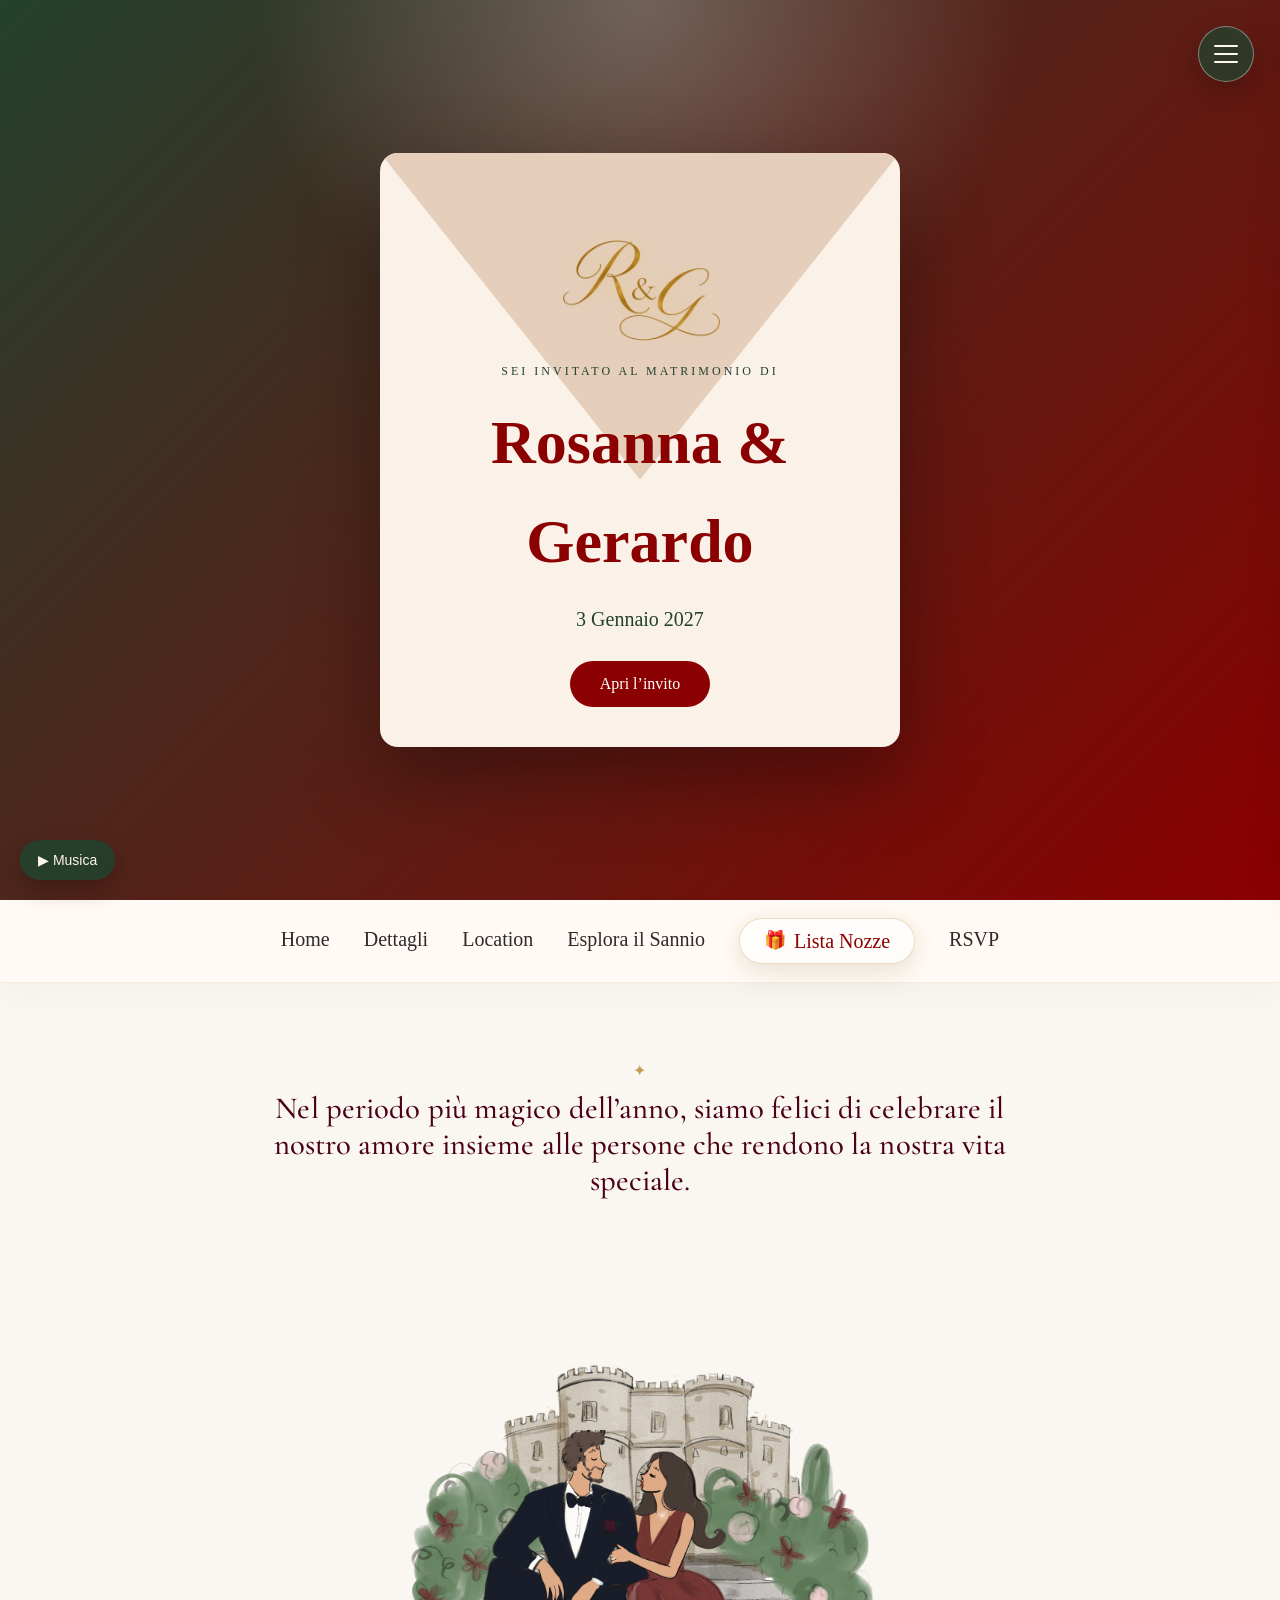
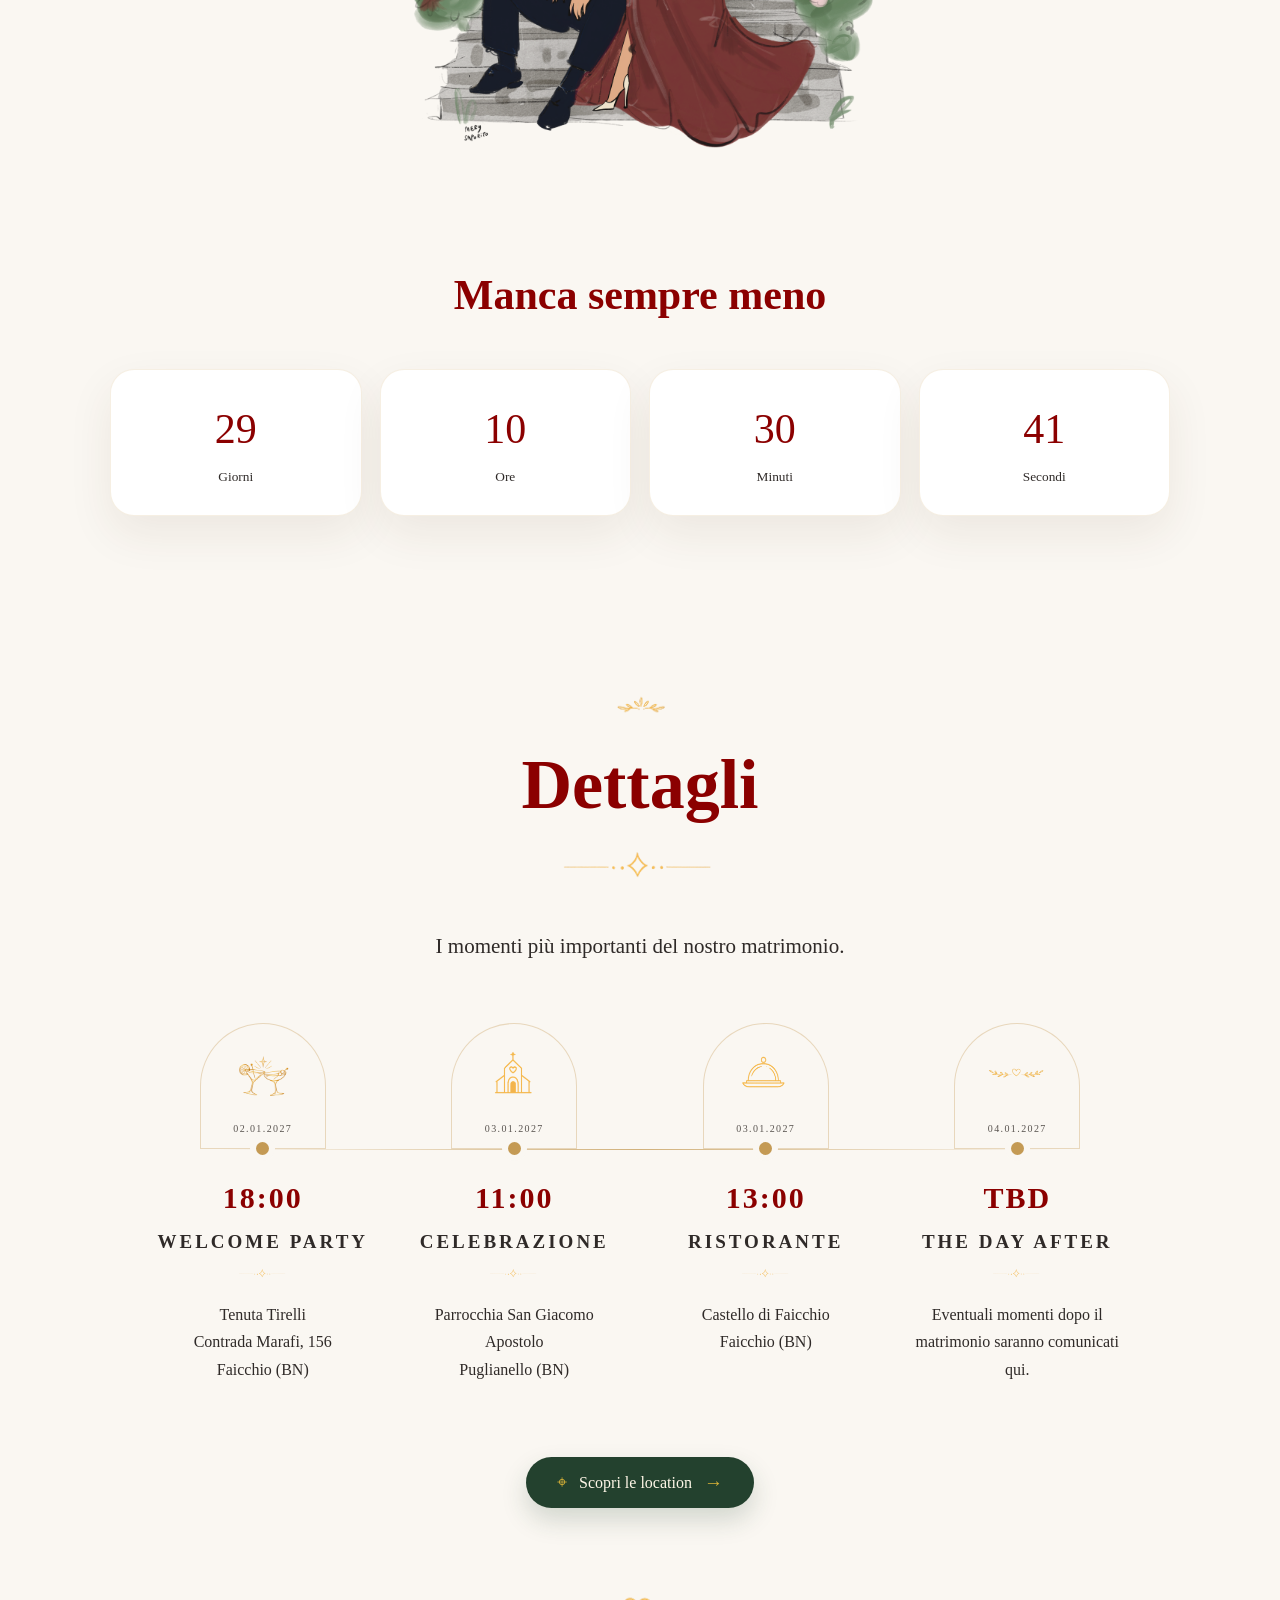
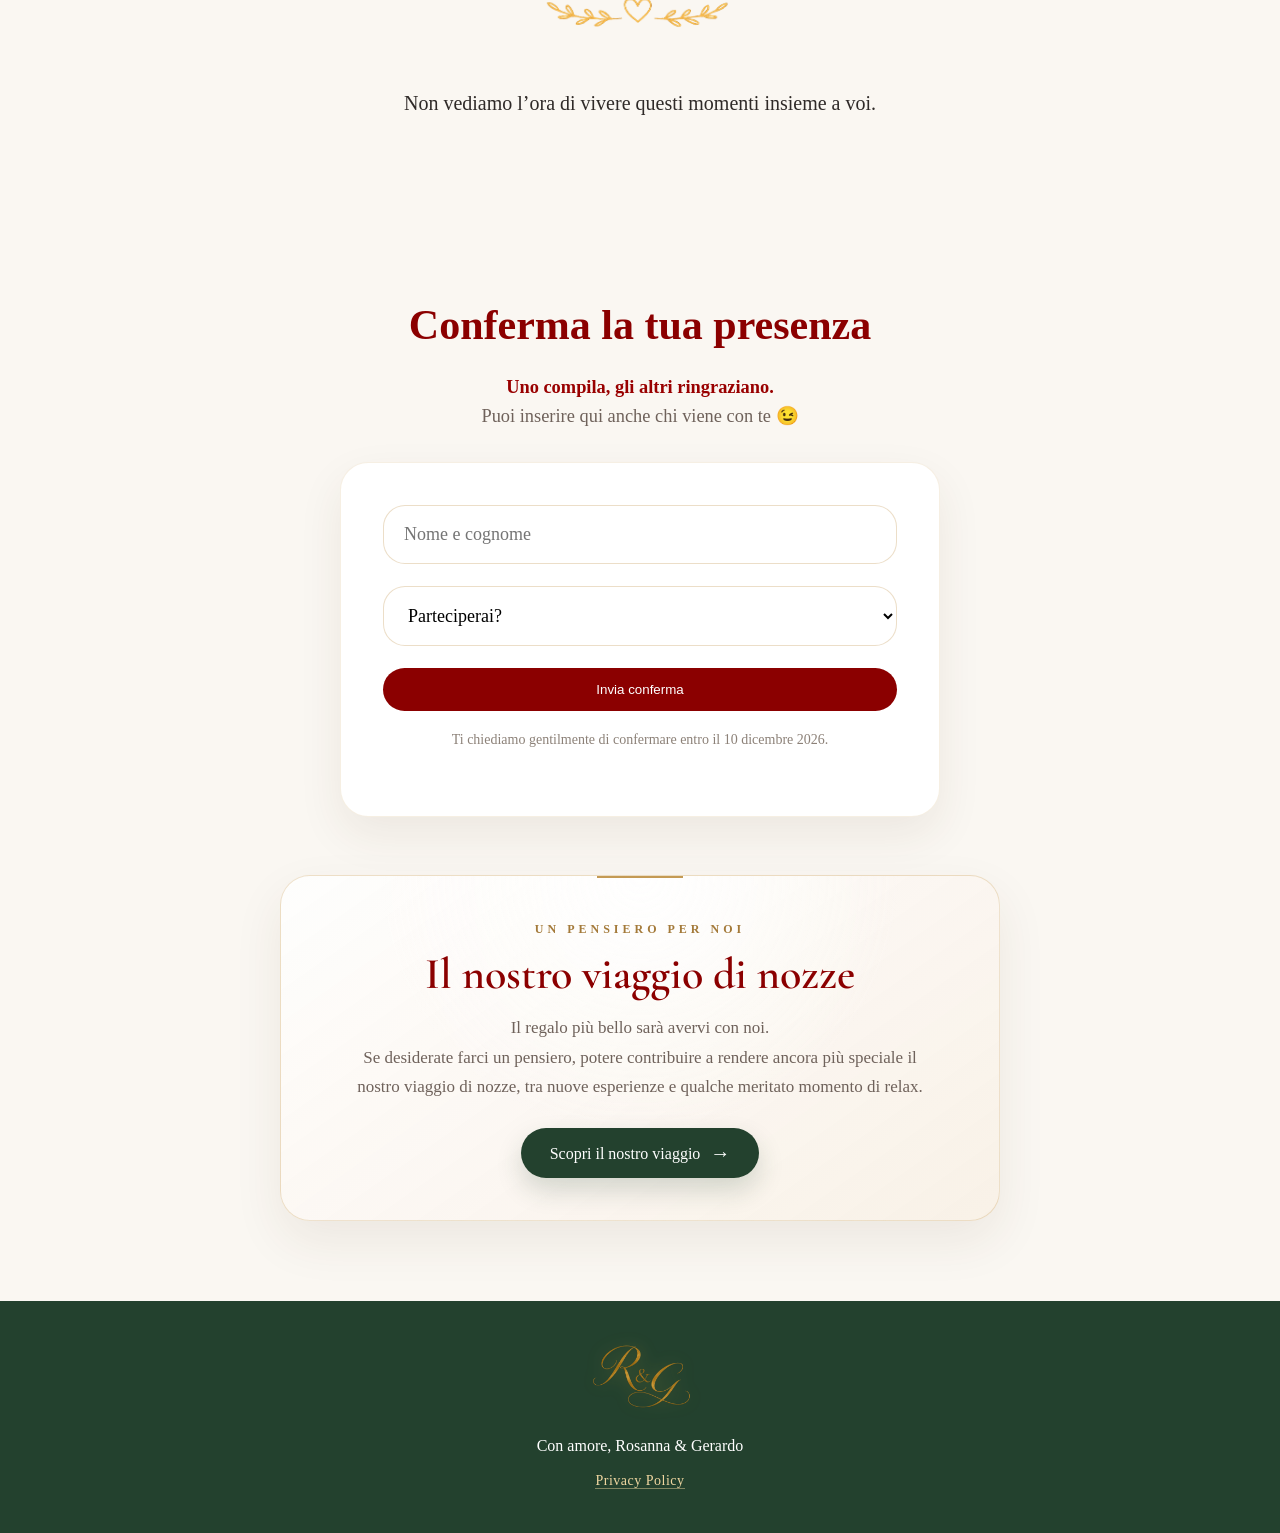
<file: index.html>
<!DOCTYPE html>
<html lang="it">

<head>
  <meta charset="UTF-8" />
  <meta name="viewport" content="width=device-width, initial-scale=1.0" />

  <title>Rosanna & Gerardo - Matrimonio</title>

  <link rel="preconnect" href="https://fonts.googleapis.com">
  <link rel="preconnect" href="https://fonts.gstatic.com" crossorigin>

  <link
    href="https://fonts.googleapis.com/css2?family=Cormorant+Garamond:ital,wght@0,300;0,400;0,600;1,300;1,400;1,600&display=swap"
    rel="stylesheet"
  >

  <link rel="stylesheet" href="style.css?v=28">
</head>


<body>

  <!-- =========================
       SCHERMATA INVITO
  ========================== -->

  <div id="invitation-screen" class="invitation-screen">

    <div class="envelope-card">

      <div class="envelope-flap"></div>

      <div class="envelope-content">

        <img
          src="images/logo-hero.png"
          alt="Logo Rosanna e Gerardo"
          class="invitation-logo"
        >

        <p class="invitation-small">
          Sei invitato al matrimonio di
        </p>

        <h2>Rosanna & Gerardo</h2>

        <p class="invitation-date">
          3 Gennaio 2027
        </p>

        <button
          id="open-invitation"
          class="open-invitation-button"
          type="button"
        >
          Apri l’invito
        </button>

      </div>

    </div>

  </div>


  <!-- =========================
       NEVE
  ========================== -->

  <div class="snow"></div>


  <!-- =========================
       MENU MOBILE
  ========================== -->

  <button
    class="menu-toggle"
    id="menuToggle"
    aria-label="Apri menu"
    type="button"
  >
    <span></span>
    <span></span>
    <span></span>
  </button>

  <div
    class="side-overlay"
    id="sideOverlay"
  ></div>

  <aside
    class="side-menu"
    id="sideMenu"
  >

    <img
      src="images/logo-hero.png"
      alt="Logo Rosanna e Gerardo"
      class="side-logo"
    >

    <nav class="side-nav">

      <a href="./">
        Home
      </a>

      <a href="location/">
        Location
      </a>

      <a href="regali/">
        Lista Nozze
      </a>

    </nav>

  </aside>


  <!-- =========================
       HERO
  ========================== -->

  <header
    id="home"
    class="homepage-hero"
  >

    <div class="hero hero-homepage">

      <img
        src="images/logo-hero.png"
        alt="Logo Rosanna e Gerardo"
        class="homepage-logo"
      >

      <p class="homepage-eyebrow">
        Ci sposiamo
      </p>

      <h1 class="homepage-names">
        Rosanna & Gerardo
      </h1>

      <p class="homepage-date">
        3 Gennaio 2027
      </p>

      <a
        class="homepage-button"
        href="#rsvp"
      >
        Conferma la tua presenza
      </a>

    </div>

  </header>


  <!-- =========================
       NAVIGAZIONE
  ========================== -->

  <nav>

    <ul>

      <li>
        <a href="#home">
          Home
        </a>
      </li>

      <li>
        <a href="#programma">
          Dettagli
        </a>
      </li>

      <li>
        <a href="location/">
          Location
        </a>
      </li>

      <li>
        <a href="esplora/">
          Esplora il Sannio
        </a>
      </li>

      <li>

        <a
          href="regali/"
          class="nav-lista-nozze"
        >

          <span class="nav-gift-icon">
            🎁
          </span>

          <span>
            Lista Nozze
          </span>

        </a>

      </li>

      <li>
        <a href="#rsvp">
          RSVP
        </a>
      </li>

    </ul>

  </nav>


  <!-- =========================
       LA NOSTRA STORIA
  ========================== -->

  <section id="storia">

    

    <p class="intro">
      Nel periodo più magico dell’anno, siamo felici di celebrare il nostro amore
      insieme alle persone che rendono la nostra vita speciale.
    </p>

  </section>

<section class="countdown-illustration">

  <div class="countdown-illustration-stage">

    <img
      src="images/castello-1.png"
      alt=""
      class="countdown-castle"
    >

    <img
      src="images/coppia.png"
      alt="Rosanna e Gerardo"
      class="countdown-couple"
    >

  </div>

</section>

  <!-- =========================
       COUNTDOWN
  ========================== -->

  <section id="countdown">

    <h2>
      Manca sempre meno
    </h2>

    <div class="countdown-box">

      <div class="countdown-item">
        <span id="days">0</span>
        <small>Giorni</small>
      </div>

      <div class="countdown-item">
        <span id="hours">0</span>
        <small>Ore</small>
      </div>

      <div class="countdown-item">
        <span id="minutes">0</span>
        <small>Minuti</small>
      </div>

      <div class="countdown-item">
        <span id="seconds">0</span>
        <small>Secondi</small>
      </div>

    </div>

  </section>


  <!-- =========================
       PROGRAMMA
  ========================== -->

  <section
    id="programma"
    class="programma-section"
  >

    <div class="programma-header">

      <img
        src="images/linea-3-piccola.png"
        alt=""
        class="programma-top-decoration"
      >

      <h2>
        Dettagli
      </h2>

      <img
        src="images/linea-2-stella.png"
        alt=""
        class="programma-divider"
      >

      <p class="programma-subtitle">
        I momenti più importanti del nostro matrimonio.
      </p>

    </div>


    <div class="programma-timeline">


<!-- WELCOME PARTY -->

<div class="programma-item">

  <div class="programma-icon-wrapper">

    <img
      src="images/welcome-party.png"
      alt="Welcome Party"
      class="programma-icon"
    >

    <span class="programma-date">02.01.2027</span>

  </div>

  <div class="programma-dot"></div>

<div class="programma-time">
  18:00
</div>

<h3>
  Welcome Party
</h3>

  <img
    src="images/linea-2-stella.png"
    alt=""
    class="programma-small-divider"
  >

  <p>
    Tenuta Tirelli<br>
    Contrada Marafi, 156<br>
    Faicchio (BN)
  </p>

</div>


      <!-- CELEBRAZIONE -->

      <div class="programma-item">

        <div class="programma-icon-wrapper">

          <img
            src="images/chiesa-stil.png"
            alt="Celebrazione"
            class="programma-icon"
          >

          <span class="programma-date">03.01.2027</span>

        </div>

        <div class="programma-dot"></div>

        <div class="programma-time">
          11:00
        </div>

        <h3>
          Celebrazione
        </h3>

        <img
          src="images/linea-2-stella.png"
          alt=""
          class="programma-small-divider"
        >

        <p>
          Parrocchia San Giacomo Apostolo<br>
          Puglianello (BN)
        </p>

      </div>


      <!-- RISTORANTE -->

      <div class="programma-item">

        <div class="programma-icon-wrapper">

          <img
            src="images/pranzo.png"
            alt="Ristorante"
            class="programma-icon"
          >

          <span class="programma-date">03.01.2027</span>

        </div>

        <div class="programma-dot"></div>

        <div class="programma-time">
          13:00
        </div>

        <h3>
          Ristorante
        </h3>

        <img
          src="images/linea-2-stella.png"
          alt=""
          class="programma-small-divider"
        >

        <p>
          Castello di Faicchio<br>
          Faicchio (BN)
        </p>

      </div>


      <!-- DOPO IL MATRIMONIO -->

      <div class="programma-item">

        <div class="programma-icon-wrapper">

          <img
            src="images/linea-1-cuore.png"
            alt="Dopo il matrimonio"
            class="programma-icon"
          >

          <span class="programma-date">04.01.2027</span>

        </div>

        <div class="programma-dot"></div>

        <div class="programma-time">
          TBD
        </div>

        <h3>
          The day after
        </h3>

        <img
          src="images/linea-2-stella.png"
          alt=""
          class="programma-small-divider"
        >

        <p>
          Eventuali momenti dopo il matrimonio
          saranno comunicati qui.
        </p>

      </div>

    </div>

    <div class="programma-location-cta">
      <a href="location/" class="programma-location-button">
        <span class="programma-location-icon" aria-hidden="true">⌖</span>
        <span>Scopri le location</span>
        <span class="programma-location-arrow" aria-hidden="true">→</span>
      </a>
    </div>

    <div class="programma-footer">

      <img
        src="images/linea-1-cuore.png"
        alt=""
        class="programma-footer-decoration"
      >

      <p>
        Non vediamo l’ora di vivere questi momenti insieme a voi.
      </p>

    </div>

  </section>


  <!-- =========================
       RSVP
  ========================== -->

  <section id="rsvp">

    <h2>
      Conferma la tua presenza
    </h2>

    <p class="rsvp-family-note">
  <strong>Uno compila, gli altri ringraziano.</strong><br>
  Puoi inserire qui anche chi viene con te 😉
</p>

    <form id="rsvp-form">

<input
  type="text"
  name="website"
  tabindex="-1"
  autocomplete="off"
  aria-hidden="true"
  style="
    position:absolute;
    left:-9999px;
    width:1px;
    height:1px;
    opacity:0;
    pointer-events:none;
  "
>

      <!-- NOME -->

      <input
        type="text"
        name="nome"
        id="nome"
        placeholder="Nome e cognome"
        autocomplete="name"
        maxlenght="100"
        required
      >


      <!-- PARTECIPAZIONE -->

      <select
        name="partecipazione"
        id="partecipazione"
        required
      >

        <option value="">
          Parteciperai?
        </option>

        <option value="Sì">
          Sì
        </option>

        <option value="No">
          No
        </option>

      </select>


      <!-- CAMPI VISIBILI SOLO SE PARTECIPA -->

      <div
        id="rsvp-extra-fields"
        class="hidden-fields"
      >


        <!-- NUMERO PARTECIPANTI -->

        <input
          type="number"
          name="numero_invitati"
          id="numero_invitati"
          placeholder="Numero di partecipanti"
          min="1"
          max="10"
        >


        <!-- ALLERGIE DEL COMPILATORE -->

        <textarea
          name="allergie"
          id="allergie"
          placeholder="Le tue allergie o esigenze alimentari"
          maxlength="500"
        ></textarea>


        <!-- PERNOTTAMENTO DEL COMPILATORE -->

        <div class="sleep-box">

          <p class="sleep-title">
            Necessiti di pernottamento?
          </p>

          <p class="sleep-description">
            Per gli ospiti che arrivano da lontano,
            saremo felici di offrire il pernottamento
            per la notte del matrimonio.
          </p>

          <select
            name="pernottamento"
            id="pernottamento"
          >

            <option value="">
              Necessiti di pernottamento?
            </option>

            <option value="Sì">
              Sì
            </option>

            <option value="No">
              No
            </option>

          </select>

        </div>


        <!-- =========================
             PARTECIPANTI AGGIUNTIVI

             Questo contenitore verrà
             popolato automaticamente
             da JavaScript.
        ========================== -->

        <div id="partecipanti-aggiuntivi"></div>


      </div>


      <!-- INVIO -->

      <button type="submit">
        Invia conferma
      </button>


      <p class="rsvp-note">
        Ti chiediamo gentilmente di confermare
        entro il 10 dicembre 2026.
      </p>


      <p
        id="form-message"
        aria-live="polite"
      ></p>

    </form>

<div class="rsvp-gift-cta">

  <span class="rsvp-gift-kicker">
    Un pensiero per noi
  </span>

  <h3>
    Il nostro viaggio di nozze
  </h3>

  <p>
    Il regalo più bello sarà avervi con noi.<br>
    Se desiderate farci un pensiero, potere contribuire
    a rendere ancora più speciale il nostro viaggio di nozze,
    tra nuove esperienze e qualche meritato momento di relax.
  </p>

  <a
    href="regali/"
    class="rsvp-gift-button"
  >
    Scopri il nostro viaggio
    <span aria-hidden="true">→</span>
  </a>

</div>
  </section>


  <!-- =========================
       FOOTER
  ========================== -->

  <footer>

    <img
      src="images/logo-hero.png"
      alt="Logo Rosanna e Gerardo"
      class="footer-logo"
    >

    <p>
      Con amore, Rosanna & Gerardo
    </p>

    <p class="footer-privacy">
      <a href="privacy/">
        Privacy Policy
      </a>
    </p>

  </footer>


  <!-- =========================
       MUSICA
  ========================== -->

  <div
    class="music-player"
    id="musicPlayer"
  >

    <button
      type="button"
      id="musicToggle"
    >
      ▶︎ Musica
    </button>

    <audio
      id="bgMusic"
      loop
    >

      <source
        src="music/canzone-background.mp3"
        type="audio/mpeg"
      >

    </audio>

  </div>


  <!-- =========================
       JAVASCRIPT
  ========================== -->

  <script src="script.js?v=29"></script>

</body>

</html>
</file>
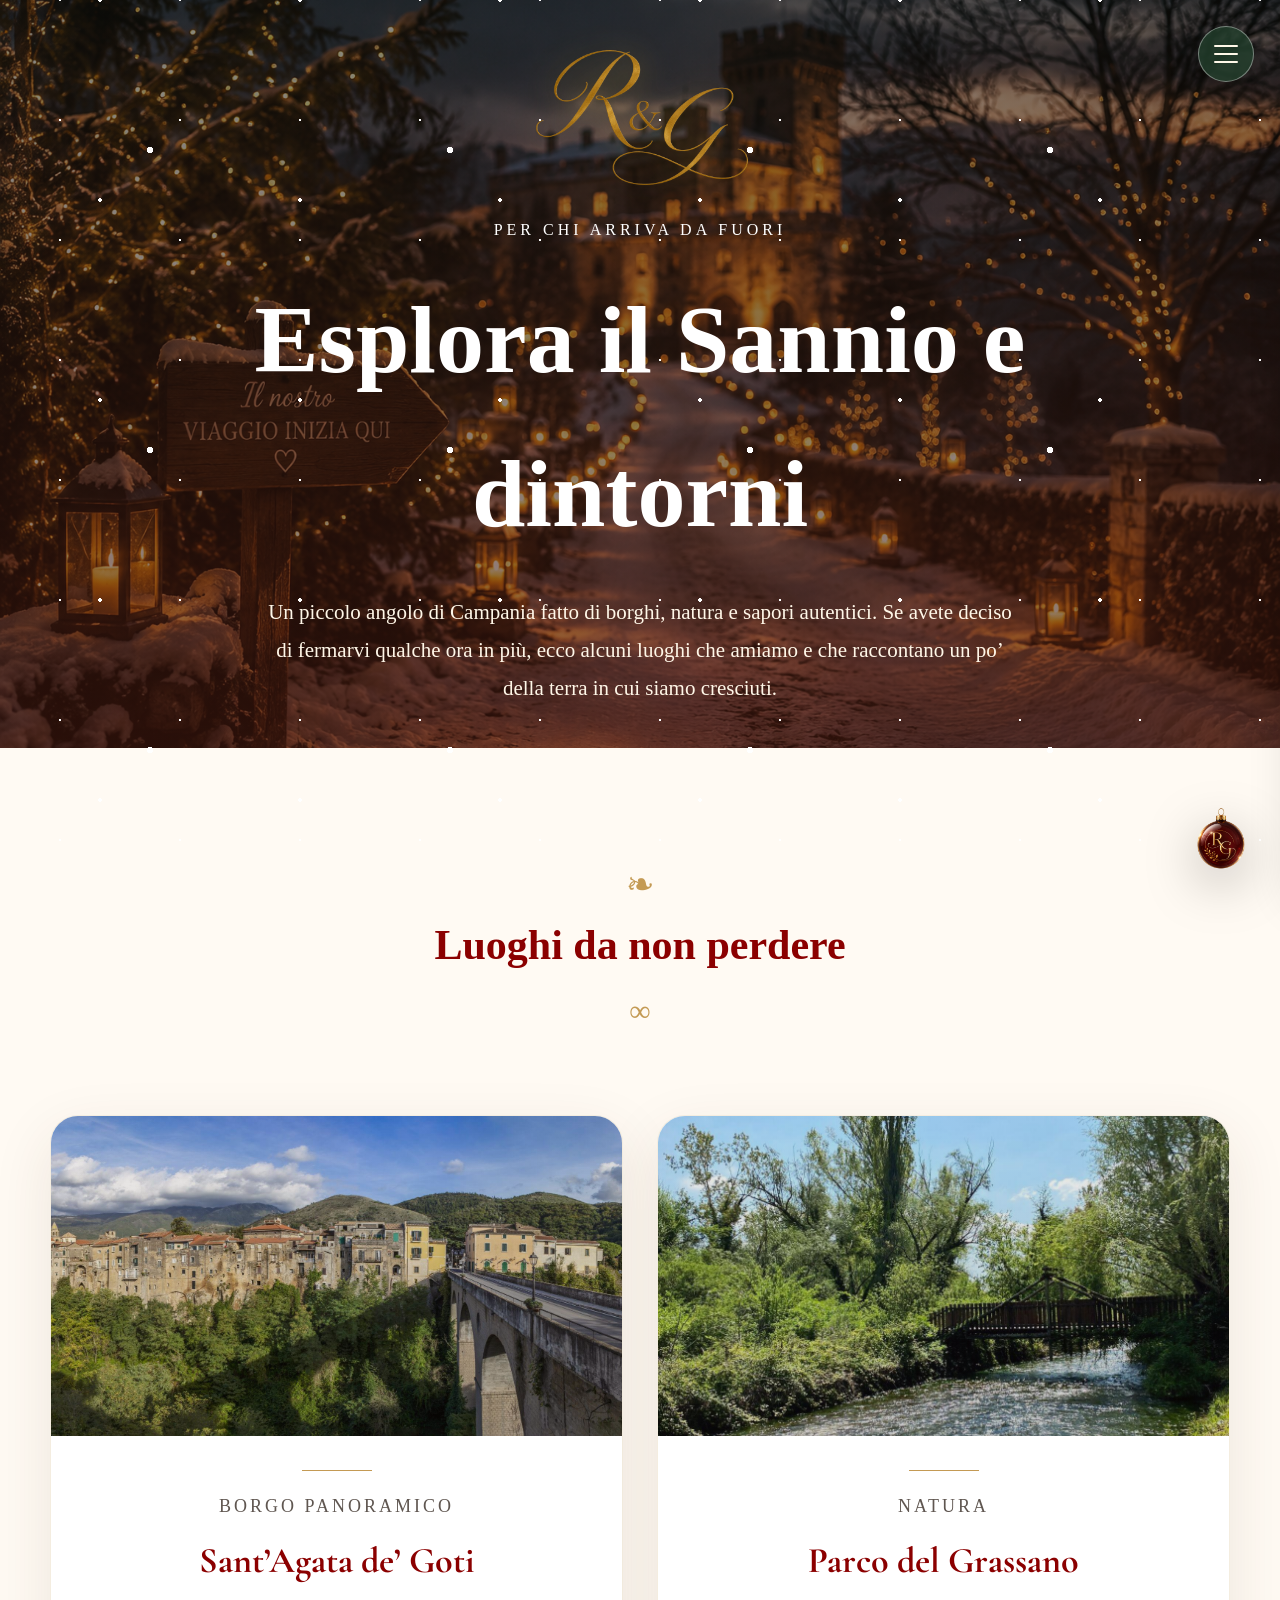
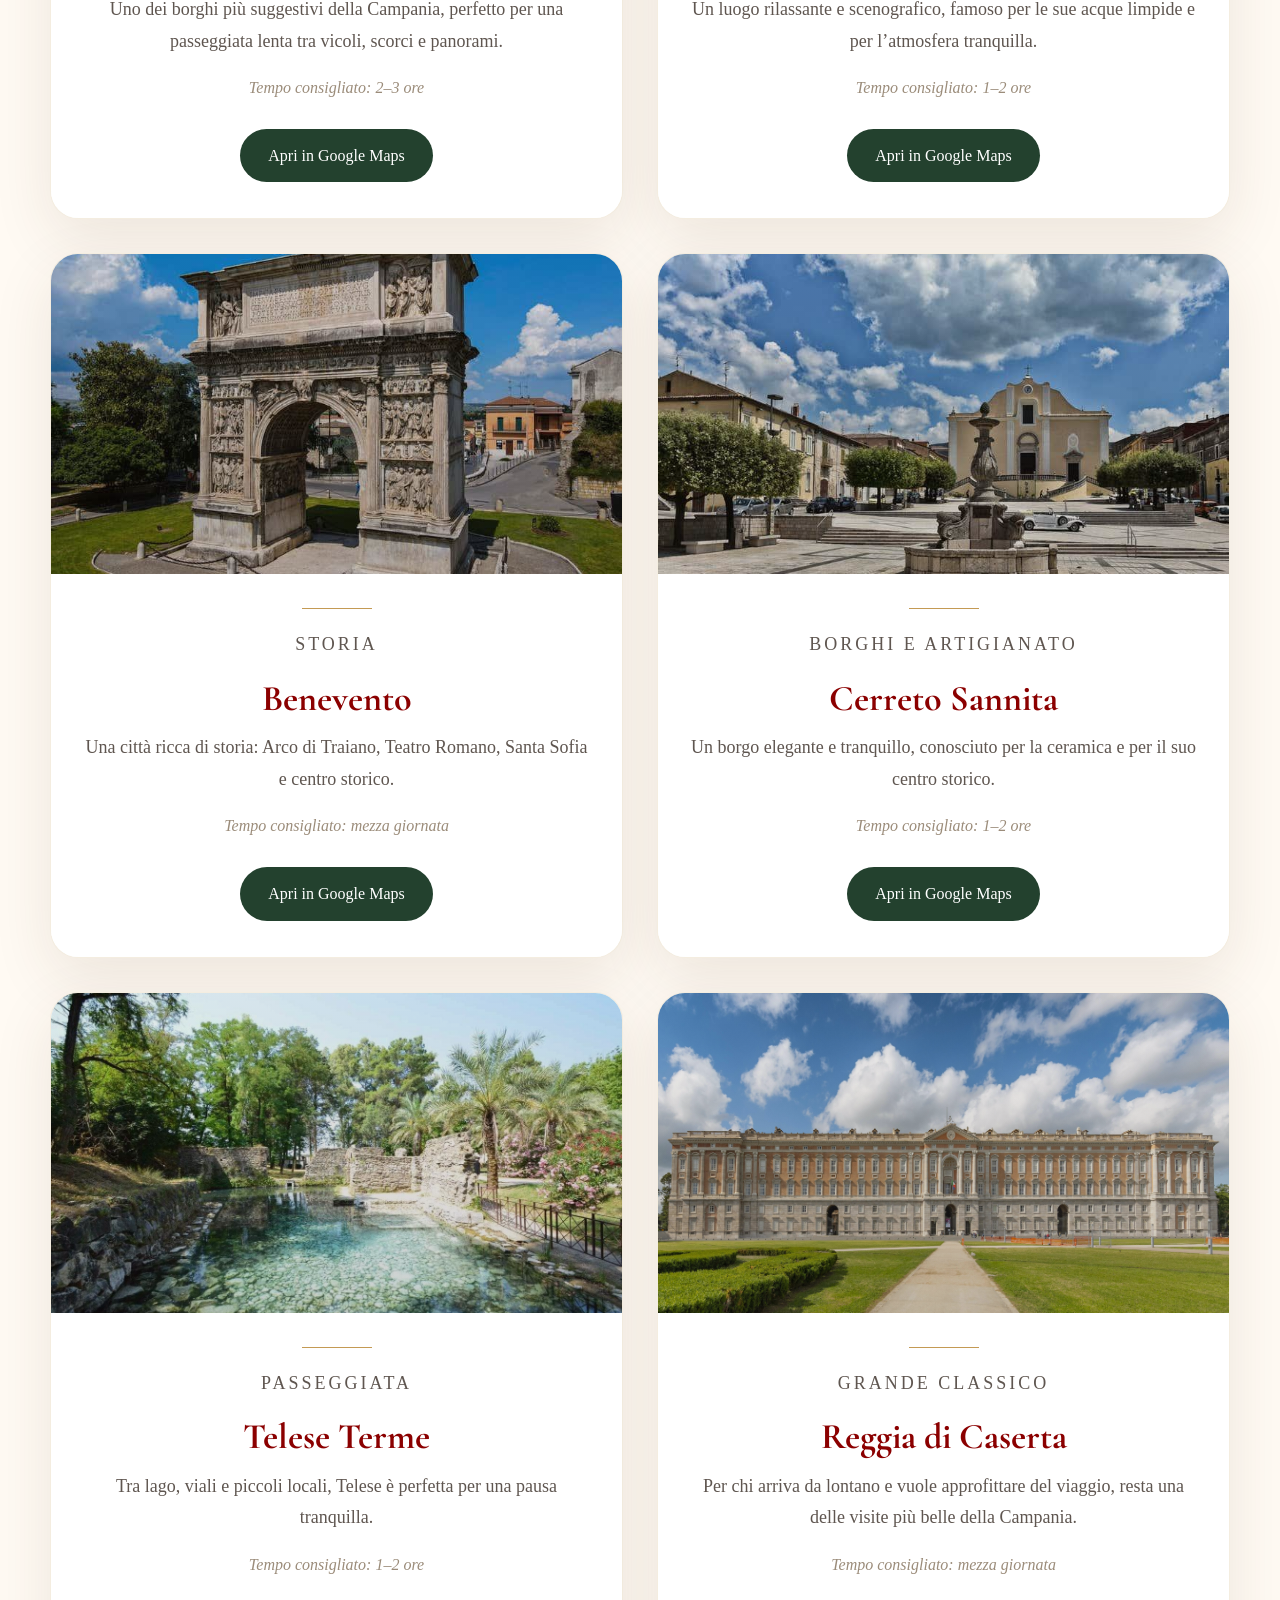
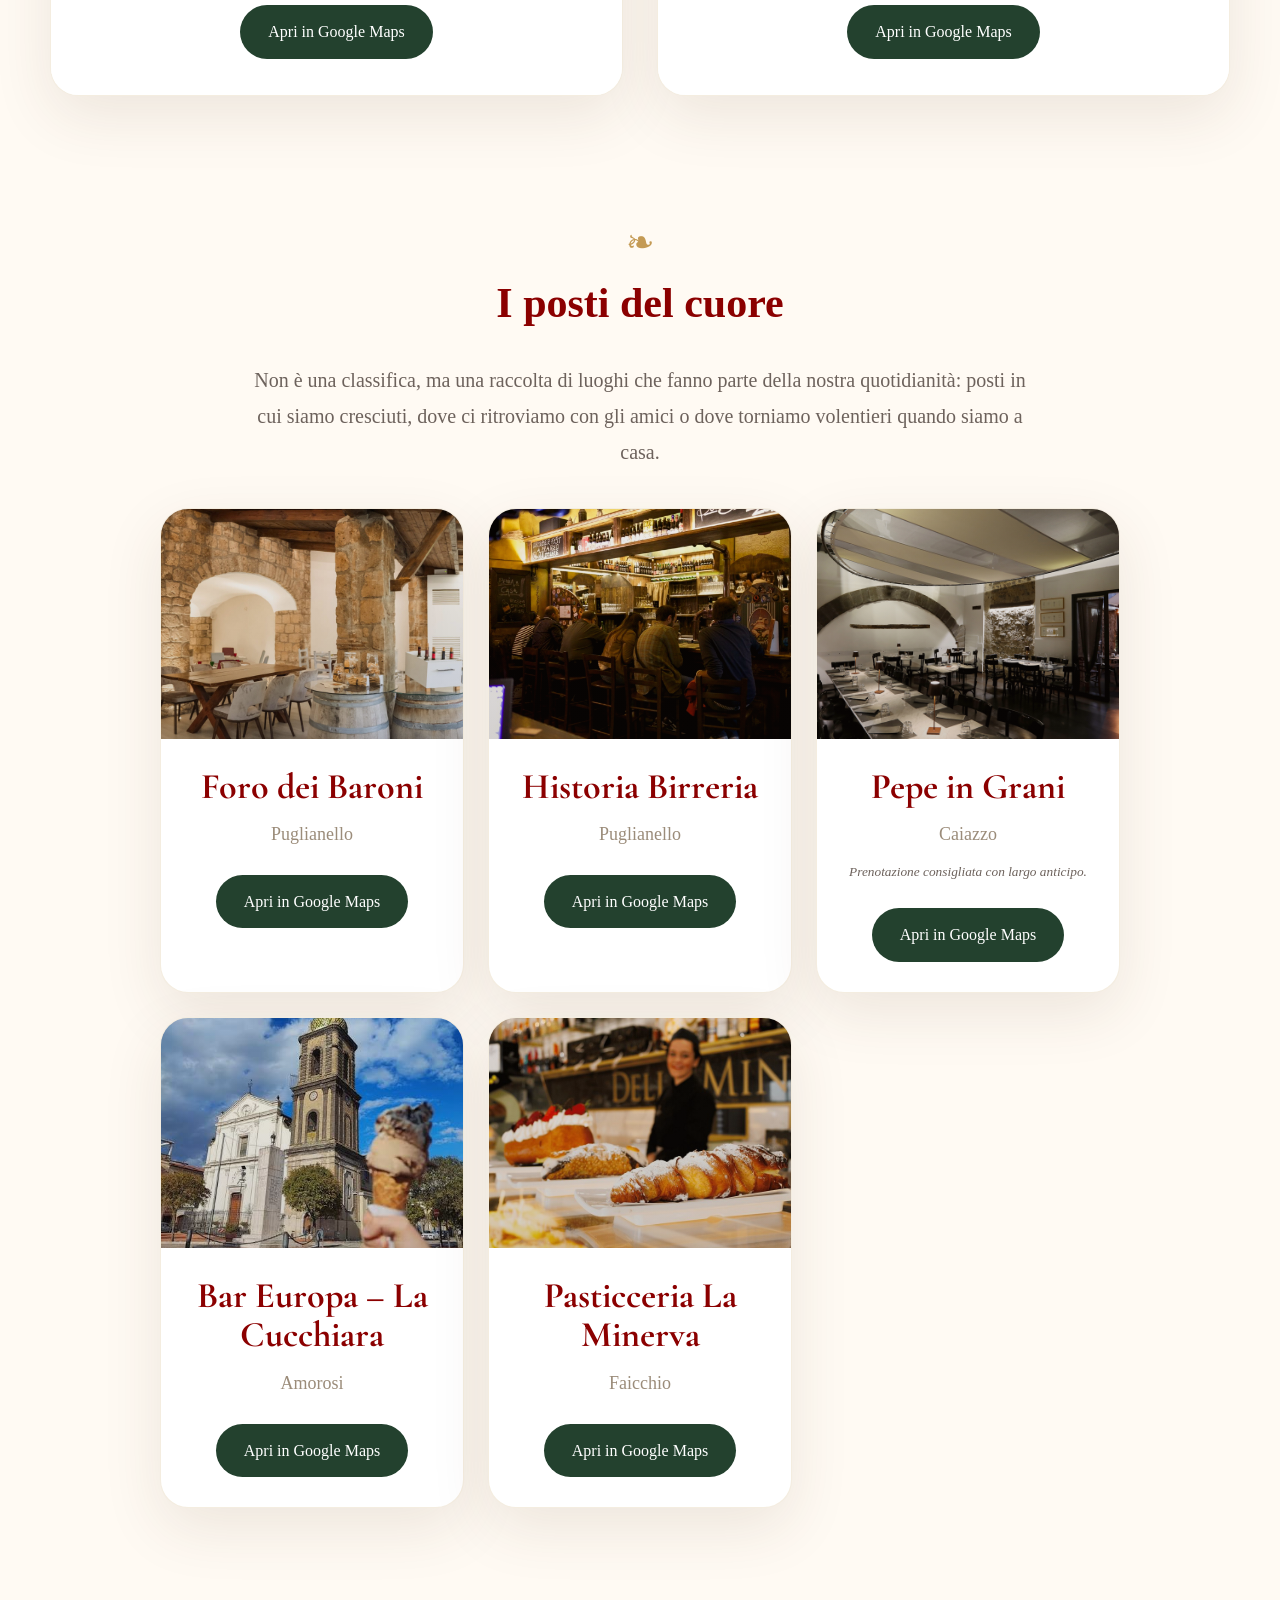
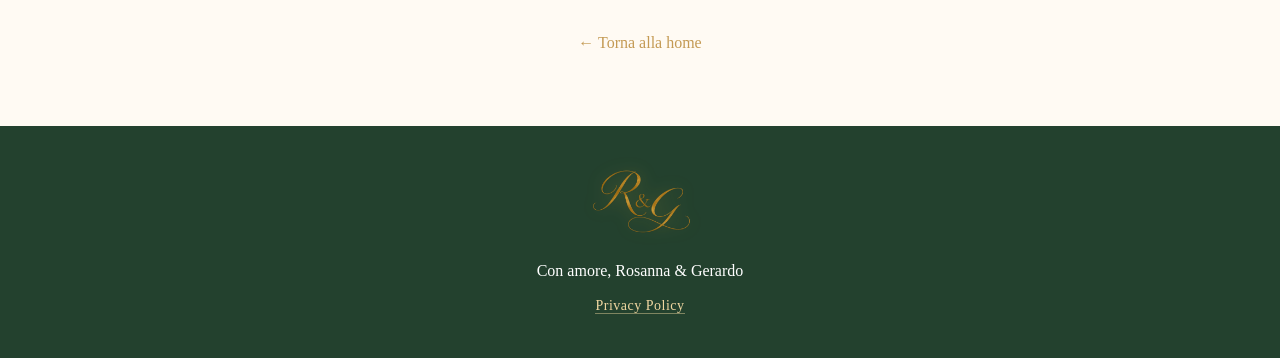
<file: esplora/index.html>
<!DOCTYPE html>
<html lang="it">
<head>
  <meta charset="UTF-8">
  <meta name="viewport" content="width=device-width, initial-scale=1.0">

  <title>Esplora il Sannio e dintorni| Rosanna & Gerardo</title>

  <link rel="preconnect" href="https://fonts.googleapis.com">
  <link rel="preconnect" href="https://fonts.gstatic.com" crossorigin>
  <link href="https://fonts.googleapis.com/css2?family=Cormorant+Garamond:ital,wght@0,300;0,400;0,600;1,300;1,400;1,600&display=swap" rel="stylesheet">

  <link rel="stylesheet" href="../style.css?v=30">
</head>

<body class="esplora-page">

  <div class="snow"></div>

  <button class="menu-toggle" id="menuToggle" aria-label="Apri menu">
    <span></span>
    <span></span>
    <span></span>
  </button>

  <div class="side-overlay" id="sideOverlay"></div>

  <aside class="side-menu" id="sideMenu">
    <img src="../images/logo-hero.png" alt="Logo Rosanna e Gerardo" class="side-logo">

    <nav class="side-nav">
      <a href="../">Home</a>
      <a href="../location/">Location</a>
      <a href="../esplora/">Esplora il Sannio e dintorni</a>
      <a href="../regali/">Lista Nozze</a>
    </nav>
  </aside>

  <header class="esplora-hero">
    <div class="hero">
      <img src="../images/logo-hero.png" alt="Logo Rosanna e Gerardo" class="hero-logo">

      <p class="eyebrow">Per chi arriva da fuori</p>
      <h1>Esplora il Sannio e dintorni</h1>

      <p class="esplora-hero-text">
        Un piccolo angolo di Campania fatto di borghi, natura e sapori autentici.
        Se avete deciso di fermarvi qualche ora in più, ecco alcuni luoghi che amiamo
        e che raccontano un po’ della terra in cui siamo cresciuti.
      </p>
    </div>
  </header>

  <main class="esplora-main">

    <section class="esplora-intro">
      <p class="decor">❧</p>
      <h2>Luoghi da non perdere</h2>
      <p class="decor-line">∞</p>
    </section>

    <section class="must-see-grid">

      <article class="must-see-card">
        <div class="must-see-image santagata"></div>
        <div class="must-see-content">
          <p class="must-see-label">Borgo panoramico</p>
          <h3>Sant’Agata de’ Goti</h3>
          <p>Uno dei borghi più suggestivi della Campania, perfetto per una passeggiata lenta tra vicoli, scorci e panorami.</p>
          <span>Tempo consigliato: 2–3 ore</span>
          <a class="map-button" href="https://www.google.com/maps/search/?api=1&query=Sant%27Agata%20de%27%20Goti%20BN" target="_blank" rel="noopener noreferrer">Apri in Google Maps</a>
        </div>
      </article>

      <article class="must-see-card">
        <div class="must-see-image grassano"></div>
        <div class="must-see-content">
          <p class="must-see-label">Natura</p>
          <h3>Parco del Grassano</h3>
          <p>Un luogo rilassante e scenografico, famoso per le sue acque limpide e per l’atmosfera tranquilla.</p>
          <span>Tempo consigliato: 1–2 ore</span>
          <a class="map-button" href="https://www.google.com/maps/search/?api=1&query=Parco%20del%20Grassano%20San%20Salvatore%20Telesino%20BN" target="_blank" rel="noopener noreferrer">Apri in Google Maps</a>
        </div>
      </article>

      <article class="must-see-card">
        <div class="must-see-image benevento"></div>
        <div class="must-see-content">
          <p class="must-see-label">Storia</p>
          <h3>Benevento</h3>
          <p>Una città ricca di storia: Arco di Traiano, Teatro Romano, Santa Sofia e centro storico.</p>
          <span>Tempo consigliato: mezza giornata</span>
          <a class="map-button" href="https://www.google.com/maps/search/?api=1&query=Benevento%20centro%20storico" target="_blank" rel="noopener noreferrer">Apri in Google Maps</a>
        </div>
      </article>

      <article class="must-see-card">
        <div class="must-see-image cerreto"></div>
        <div class="must-see-content">
          <p class="must-see-label">Borghi e artigianato</p>
          <h3>Cerreto Sannita</h3>
          <p>Un borgo elegante e tranquillo, conosciuto per la ceramica e per il suo centro storico.</p>
          <span>Tempo consigliato: 1–2 ore</span>
          <a class="map-button" href="https://www.google.com/maps/search/?api=1&query=Cerreto%20Sannita%20BN" target="_blank" rel="noopener noreferrer">Apri in Google Maps</a>
        </div>
      </article>

      <article class="must-see-card">
        <div class="must-see-image telese"></div>
        <div class="must-see-content">
          <p class="must-see-label">Passeggiata</p>
          <h3>Telese Terme</h3>
          <p>Tra lago, viali e piccoli locali, Telese è perfetta per una pausa tranquilla.</p>
          <span>Tempo consigliato: 1–2 ore</span>
          <a class="map-button" href="https://www.google.com/maps/search/?api=1&query=Telese%20Terme%20BN" target="_blank" rel="noopener noreferrer">Apri in Google Maps</a>
        </div>
      </article>

      <article class="must-see-card">
        <div class="must-see-image caserta"></div>
        <div class="must-see-content">
          <p class="must-see-label">Grande classico</p>
          <h3>Reggia di Caserta</h3>
          <p>Per chi arriva da lontano e vuole approfittare del viaggio, resta una delle visite più belle della Campania.</p>
          <span>Tempo consigliato: mezza giornata</span>
          <a class="map-button" href="https://www.google.com/maps/search/?api=1&query=Reggia%20di%20Caserta" target="_blank" rel="noopener noreferrer">Apri in Google Maps</a>
        </div>
      </article>

    </section>

    <section class="heart-places-section">
      <p class="decor">❧</p>
      <h2>I posti del cuore</h2>

      <p class="heart-places-intro">
        Non è una classifica, ma una raccolta di luoghi che fanno parte della nostra quotidianità:
        posti in cui siamo cresciuti, dove ci ritroviamo con gli amici o dove torniamo volentieri
        quando siamo a casa.
      </p>

      <div class="heart-places-grid">

        <article class="heart-place-card">
          <div class="heart-place-image foro"></div>
          <h3>Foro dei Baroni</h3>
          <p>Puglianello</p>
          <a class="map-button" href="https://www.google.com/maps/search/?api=1&query=Il%20Foro%20dei%20Baroni%20Puglianello%20BN" target="_blank" rel="noopener noreferrer">Apri in Google Maps</a>
        </article>

        <article class="heart-place-card">
          <div class="heart-place-image historia"></div>
          <h3>Historia Birreria</h3>
          <p>Puglianello</p>
          <a class="map-button" href="https://www.google.com/maps/search/?api=1&query=Historia%20Birreria%20Puglianello%20BN" target="_blank" rel="noopener noreferrer">Apri in Google Maps</a>
        </article>

        <article class="heart-place-card">
          <div class="heart-place-image pepe"></div>
          <h3>Pepe in Grani</h3>
          <p>Caiazzo</p>
          <small>Prenotazione consigliata con largo anticipo.</small>
          <a class="map-button" href="https://www.google.com/maps/search/?api=1&query=Pepe%20in%20Grani%20Caiazzo" target="_blank" rel="noopener noreferrer">Apri in Google Maps</a>
        </article>

        <article class="heart-place-card">
          <div class="heart-place-image europa"></div>
          <h3>Bar Europa – La Cucchiara</h3>
          <p>Amorosi</p>
          <a class="map-button" href="https://www.google.com/maps/search/?api=1&query=Bar%20Europa%20La%20Cucchiara%20Amorosi%20BN" target="_blank" rel="noopener noreferrer">Apri in Google Maps</a>
        </article>

        <article class="heart-place-card">
          <div class="heart-place-image minerva"></div>
          <h3>Pasticceria La Minerva</h3>
          <p>Faicchio</p>
          <a class="map-button" href="https://www.google.com/maps/search/?api=1&query=Pasticceria%20La%20Minerva%20Faicchio%20BN" target="_blank" rel="noopener noreferrer">Apri in Google Maps</a>
        </article>

        

      </div>
    </section>

    <div class="back-home">
      <a href="../">← Torna alla home</a>
    </div>

  </main>

  <footer>
    <img src="../images/logo-hero.png" alt="Logo Rosanna e Gerardo" class="footer-logo">
    <p>Con amore, Rosanna & Gerardo</p>
 <p class="footer-privacy">
  <a href="../privacy/">Privacy Policy</a>
</p> 
  </footer>

  <a class="floating-home" href="../" aria-label="Torna alla home">
    <img src="../images/torna-home.png" alt="Torna all’invito">
  </a>

  <script src="../script.js?v=30"></script>

</body>
</html>
</file>
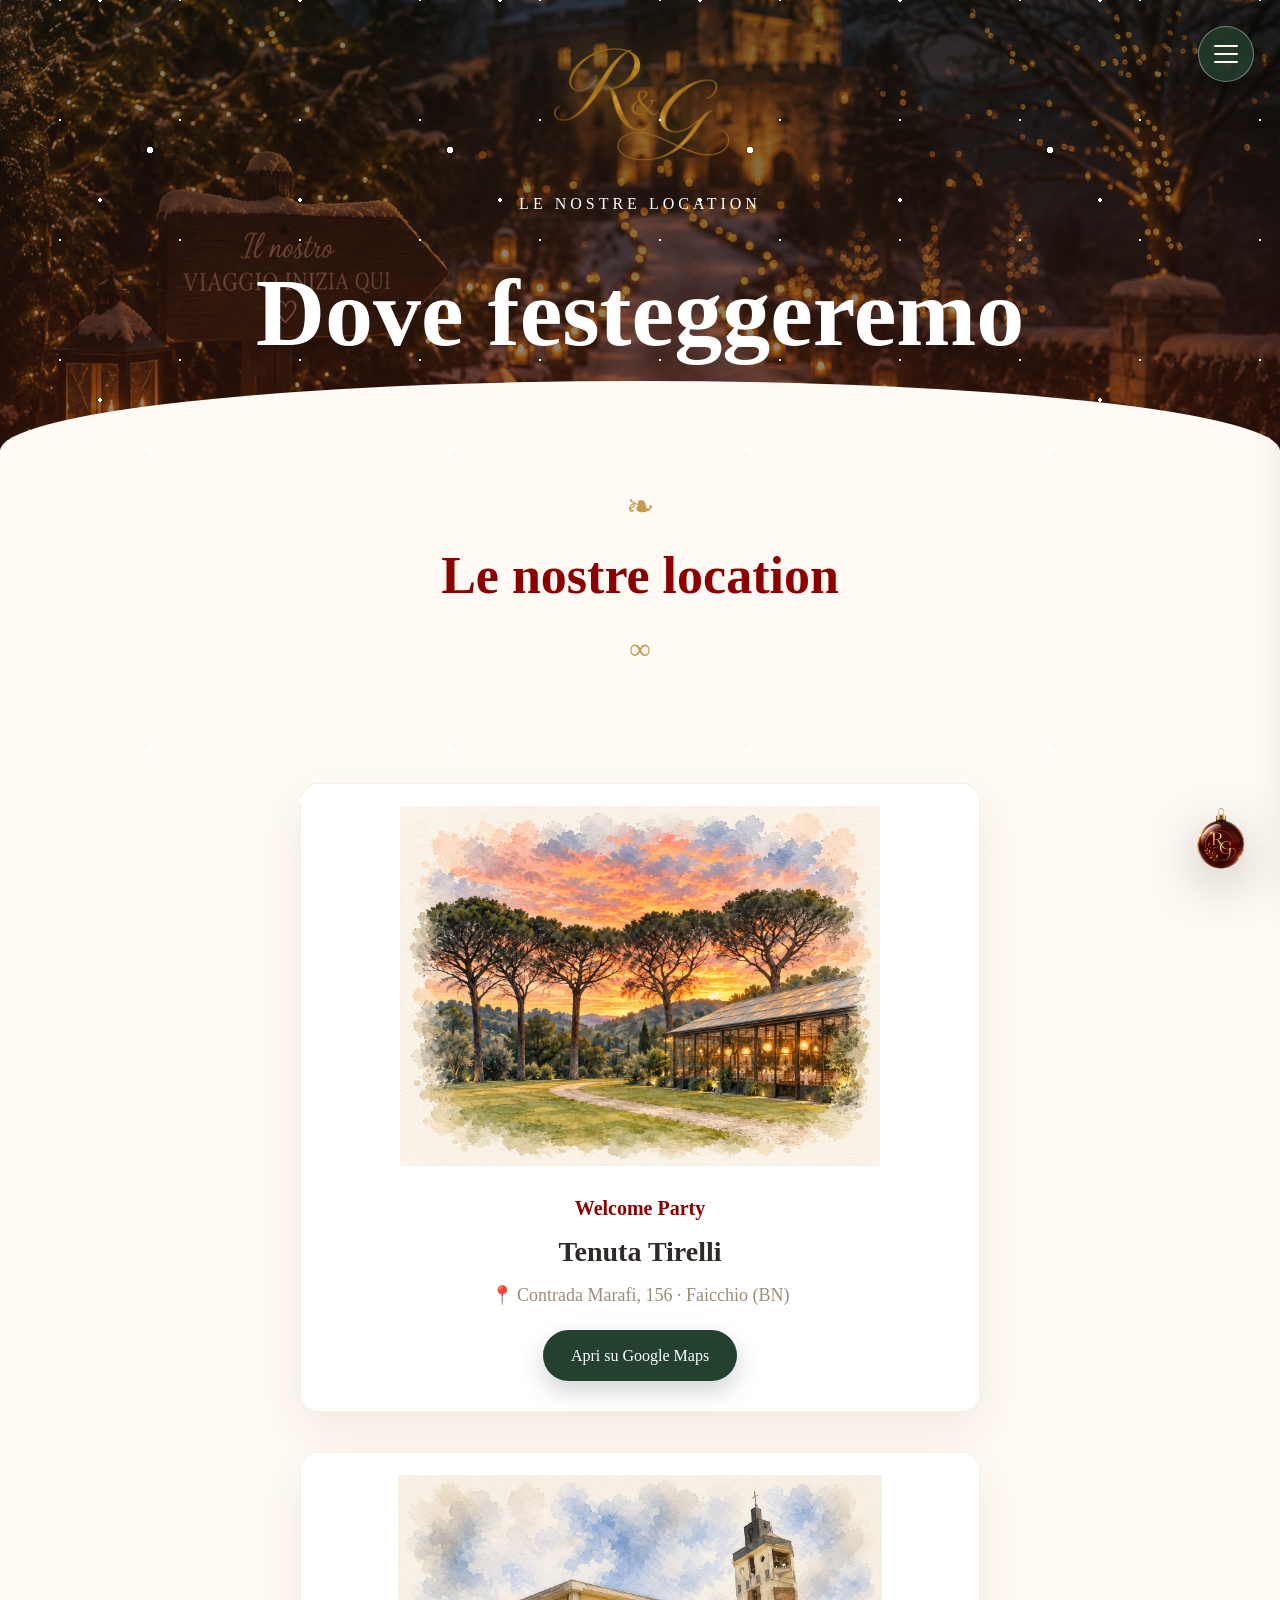
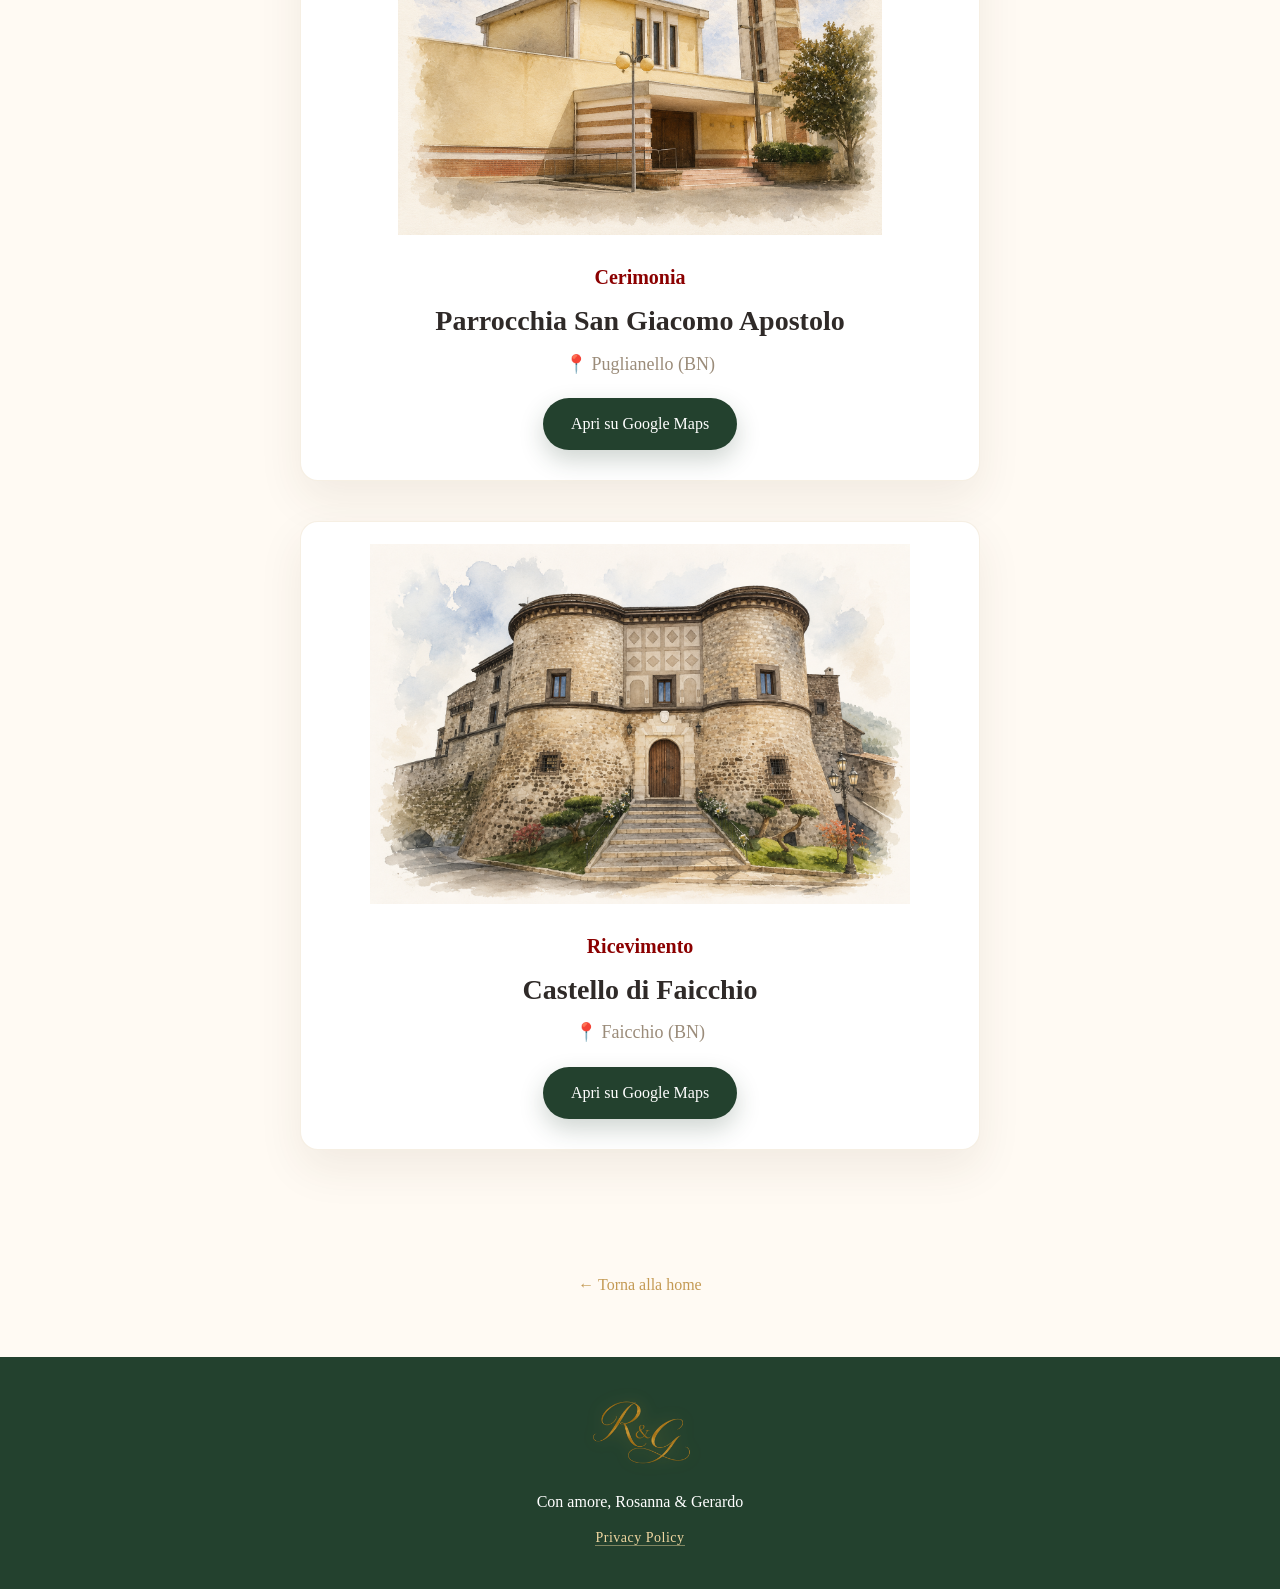
<file: location/index.html>
<!DOCTYPE html>
<html lang="it">
<head>
  <meta charset="UTF-8" />
  <meta name="viewport" content="width=device-width, initial-scale=1.0" />

  <title>Location - Rosanna & Gerardo</title>

  <link rel="stylesheet" href="../style.css?v=28">
</head>

<body class="location-page">

  <div class="snow"></div>

  <button class="menu-toggle" id="menuToggle" aria-label="Apri menu">
  <span></span>
  <span></span>
  <span></span>
</button>

<div class="side-overlay" id="sideOverlay"></div>

<aside class="side-menu" id="sideMenu">

  <img
    src="../images/logo-hero.png"
    alt="Logo Rosanna e Gerardo"
    class="side-logo"
  >

  <nav class="side-nav">
    <a href="../">Home</a>
    <a href="../location/">Location</a>
    <a href="../regali/">Lista Nozze</a>
  </nav>

</aside>


  <header class="location-hero">
    <div class="hero">
      <img src="../images/logo-hero.png" alt="Logo Rosanna e Gerardo" class="hero-logo location-logo">

      <p class="eyebrow">Le nostre location</p>
      <h1>Dove festeggeremo</h1>
    </div>
  </header>

  

  <main class="location-main">

    <section class="location-intro">
      <p class="decor">❧</p>
      <h2>Le nostre location</h2>
      <p class="decor-line">∞</p>
    </section>

    <section class="locations-grid">

      <div class="venue-card">
        <img src="../images/tenuta_tirelli.png" alt="Tenuta Tirelli">

        <p class="venue-type">Welcome Party</p>
        <h3>Tenuta Tirelli</h3>
        <p class="venue-place">📍 Contrada Marafi, 156 · Faicchio (BN)</p>

        <a
          class="map-button"
          href="https://www.google.com/maps/dir/?api=1&destination=Tenuta+Tirelli%2C+Contrada+Marafi%2C+156%2C+82030+Faicchio+BN"
          target="_blank"
          rel="noopener noreferrer"
        >
          Apri su Google Maps
        </a>
      </div>

      <div class="venue-card">
        <img src="../images/chiesa.png" alt="Parrocchia San Giacomo Apostolo">

        <p class="venue-type">Cerimonia</p>
        <h3>Parrocchia San Giacomo Apostolo</h3>
        <p class="venue-place">📍 Puglianello (BN)</p>

        <a class="map-button" href="https://www.google.com/maps/dir//Parrocchia+di+San+Giacomo+Apostolo,+SP73,+34,+82030+Puglianello+BN/@41.212891,14.4589707,14z/data=!4m8!4m7!1m0!1m5!1m1!1s0x133a5b401054e28b:0x6ee47e7f65abfc66!2m2!1d14.4499691!2d41.2234841?entry=ttu&g_ep=EgoyMDI2MDUwMi4wIKXMDSoASAFQAw%3D%3D" target="_blank" rel="noopener noreferrer">
          Apri su Google Maps
        </a>
      </div>

      <div class="venue-card">
        <img src="../images/castello.png" alt="Castello di Faicchio">

        <p class="venue-type">Ricevimento</p>
        <h3>Castello di Faicchio</h3>
        <p class="venue-place">📍 Faicchio (BN)</p>

        <a class="map-button" href="https://www.google.com/maps?sca_esv=b6dd3bc2bdde44fa&rlz=1C1GCEA_enIT1173IT1173&biw=1280&bih=551&sxsrf=ANbL-n7Kx_bwHnvEylAOGkwR9Cq08EaIcQ:1778070343771&kgmid=/g/121g7cds&shem=dlvsc,epsdc,rimspwouoe&shndl=30&kgs=4472f4892ece98b9&um=1&ie=UTF-8&fb=1&gl=it&sa=X&geocode=KZ9jheMpQzoTMeKp9nf5YGu8&daddr=Via+Roma,+10,+82030+Faicchio+BN" target="_blank" rel="noopener noreferrer">
          Apri su Google Maps
        </a>
      </div>

    </section>

    <div class="back-home">
      <a href="../">← Torna alla home</a>
    </div>

  </main>

  <footer>
    <img src="../images/logo-hero.png" alt="Logo Rosanna e Gerardo" class="footer-logo">
    <p>Con amore, Rosanna & Gerardo</p>
<p class="footer-privacy">
  <a href="../privacy/">Privacy Policy</a>
</p>
  </footer>

<a class="floating-home" href="../" aria-label="Torna alla home">
  <img src="../images/torna-home.png" alt="Torna all’invito">
</a>
<script src="../script.js?v=24"></script>

</body>
</html>
</file>
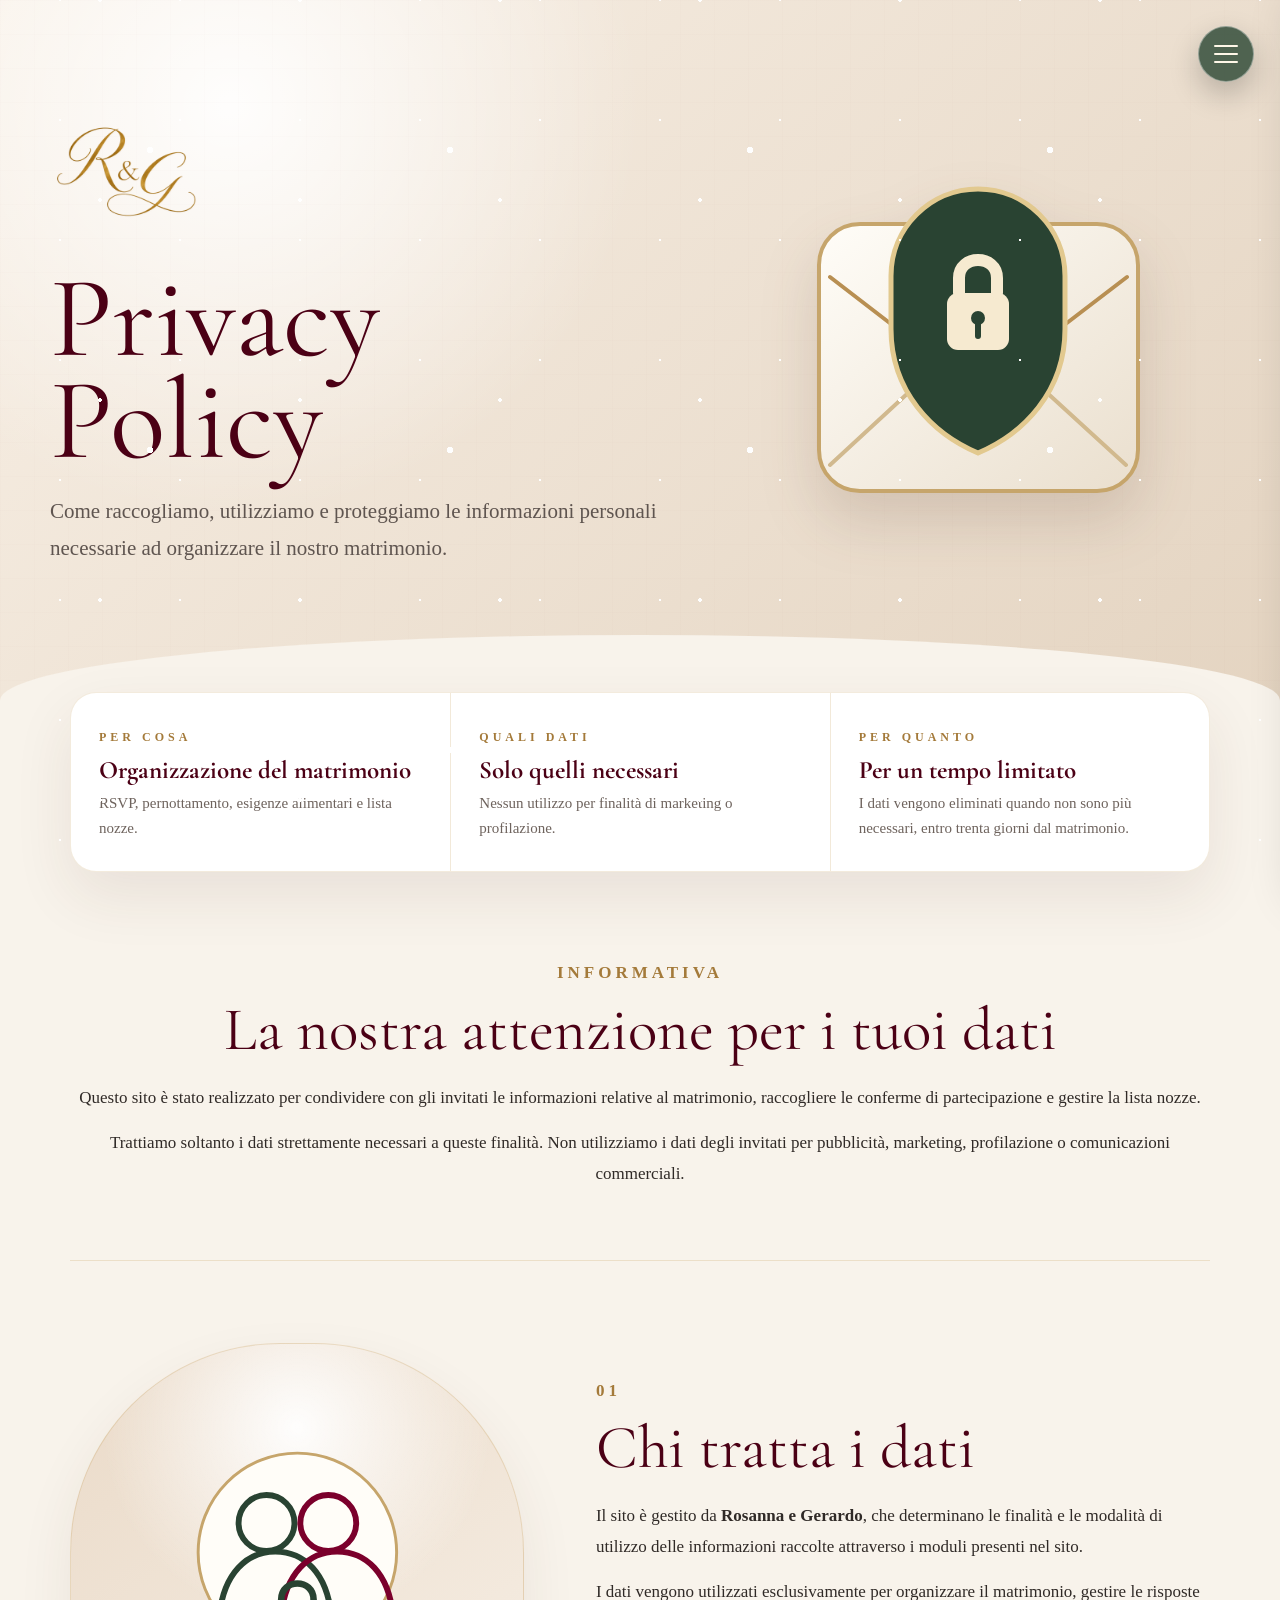
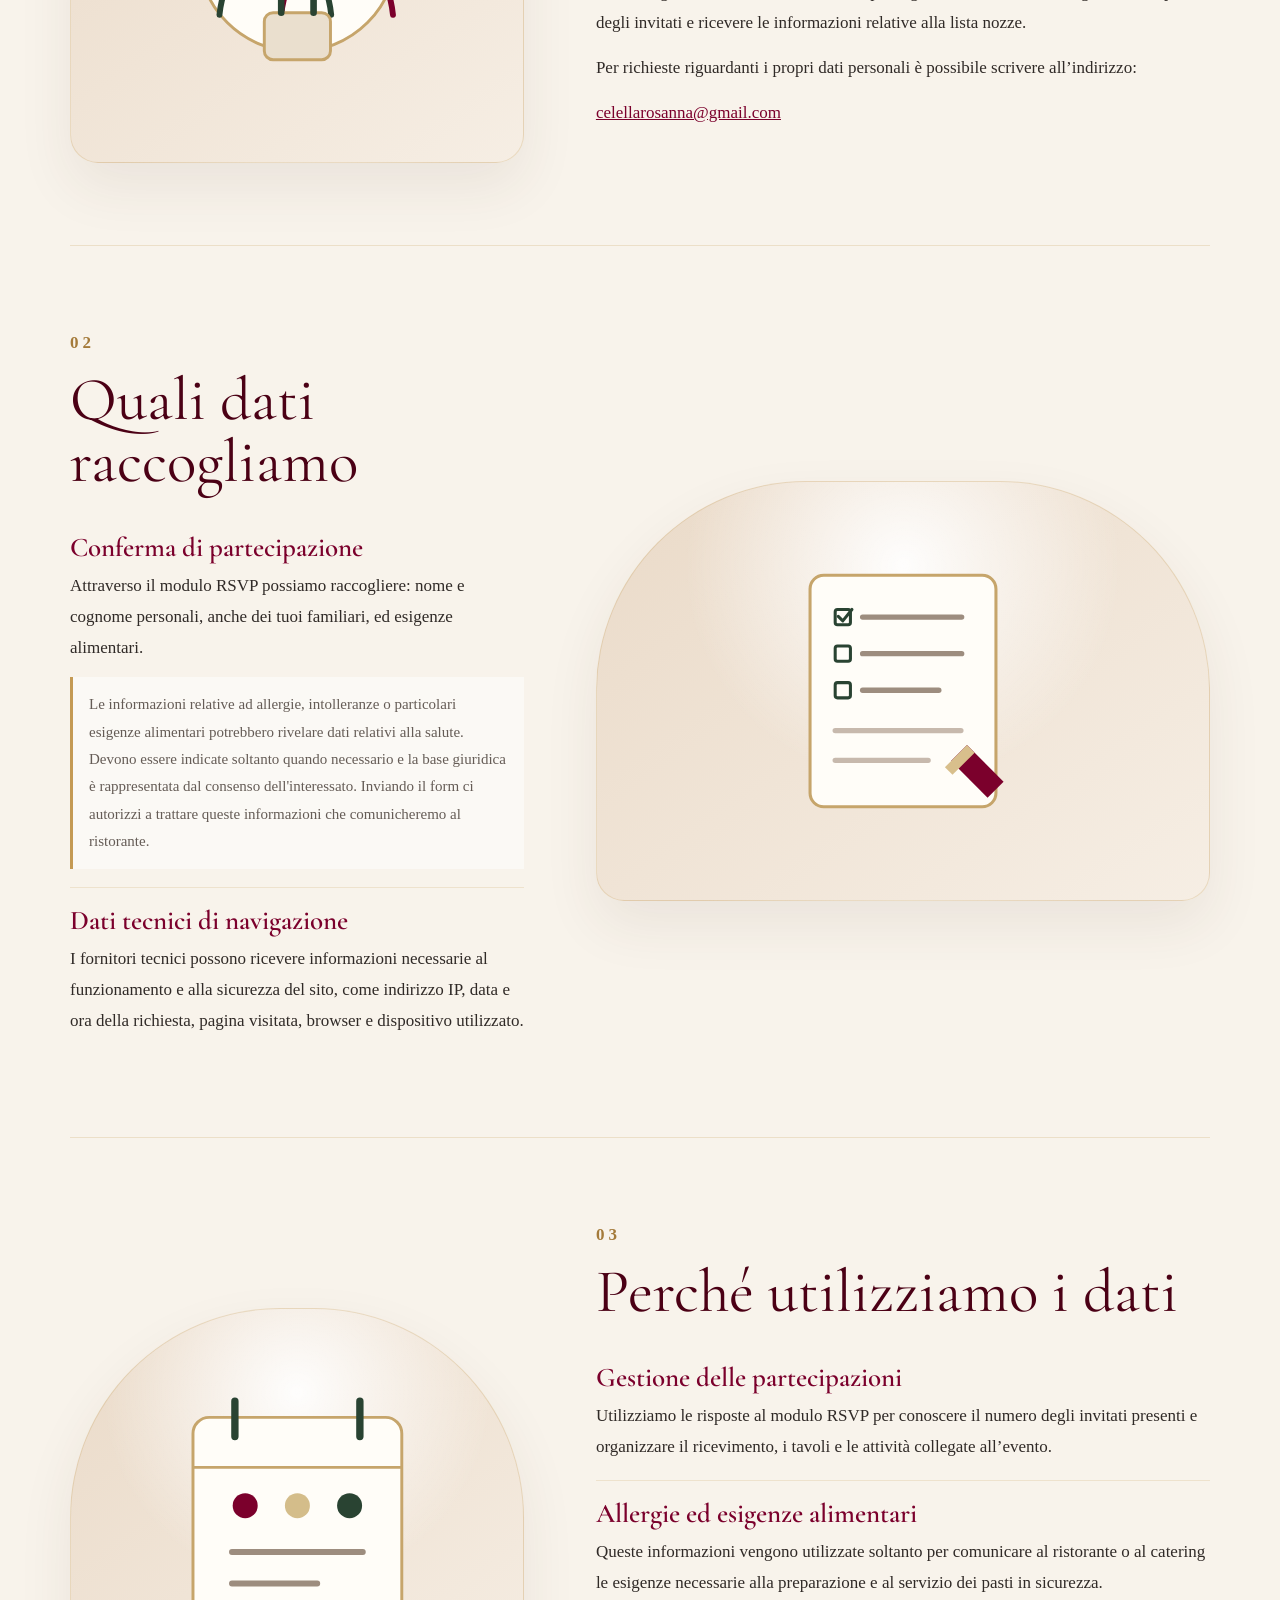
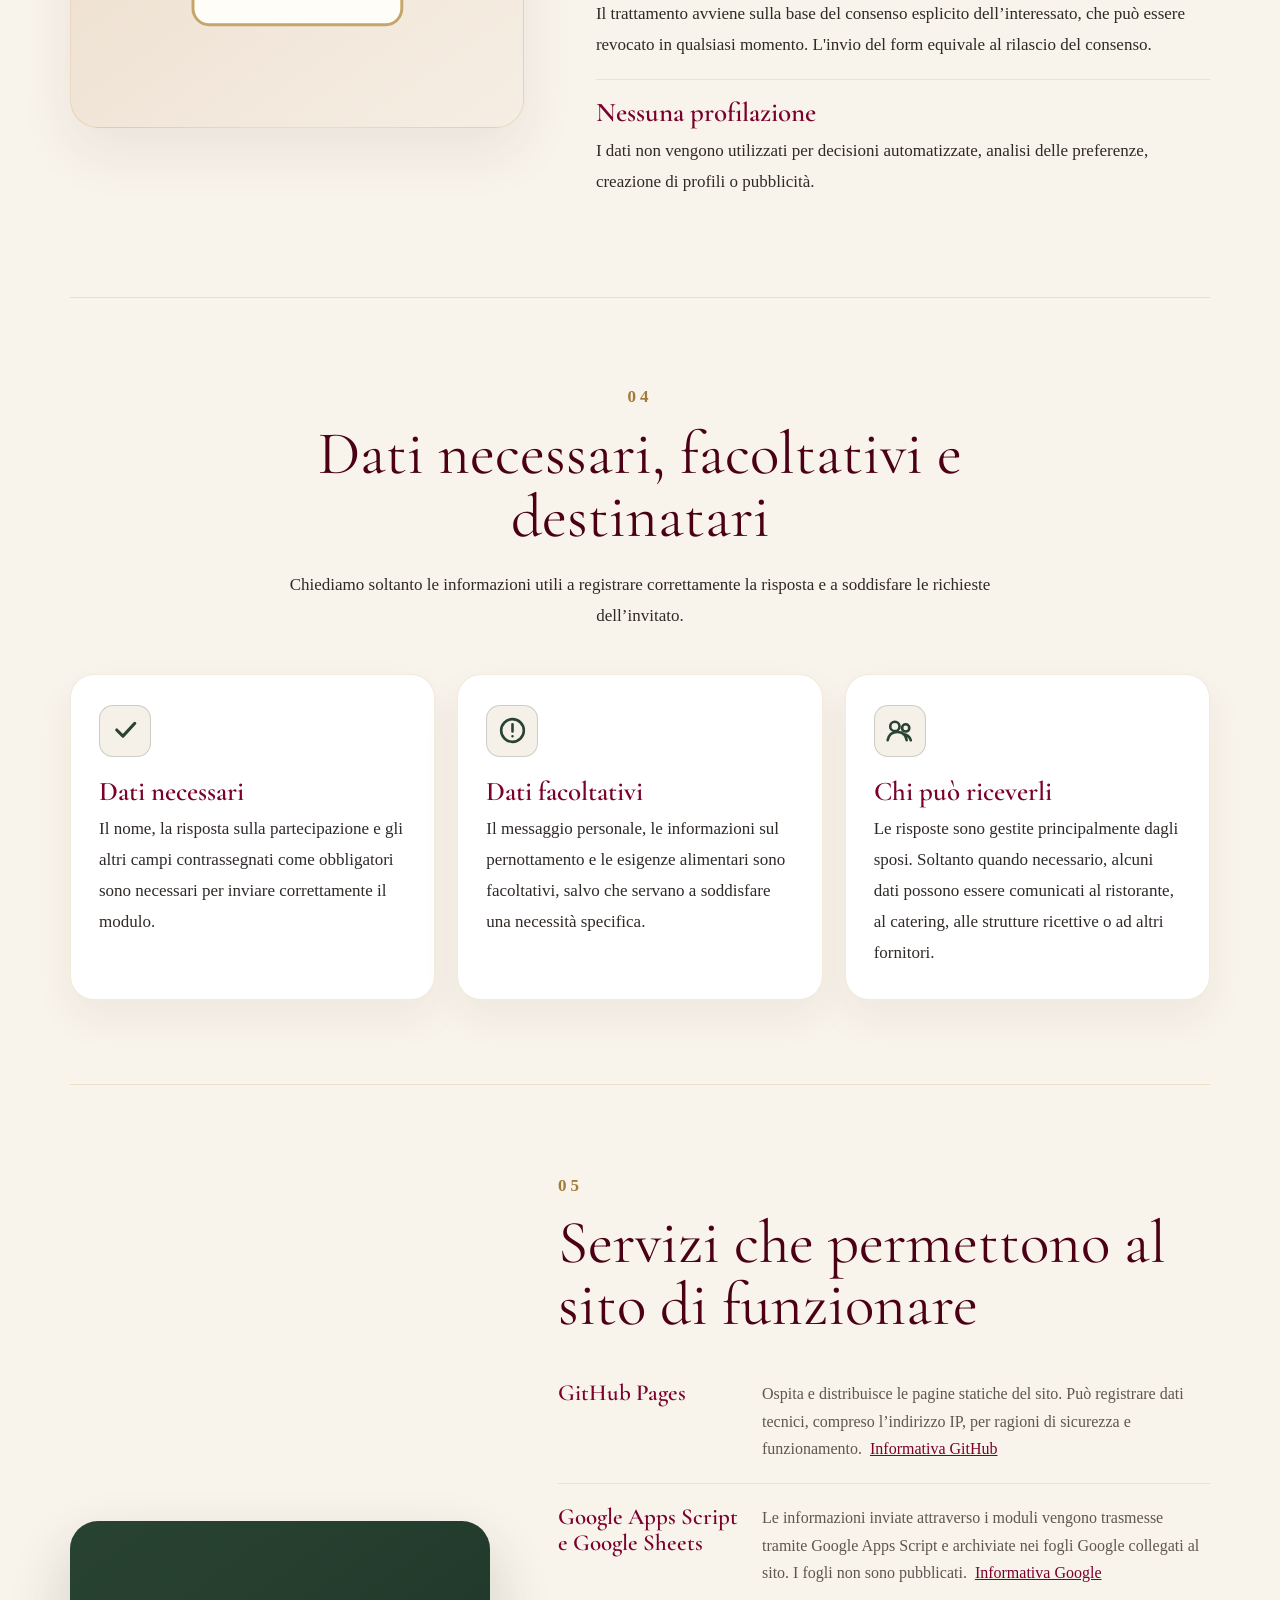
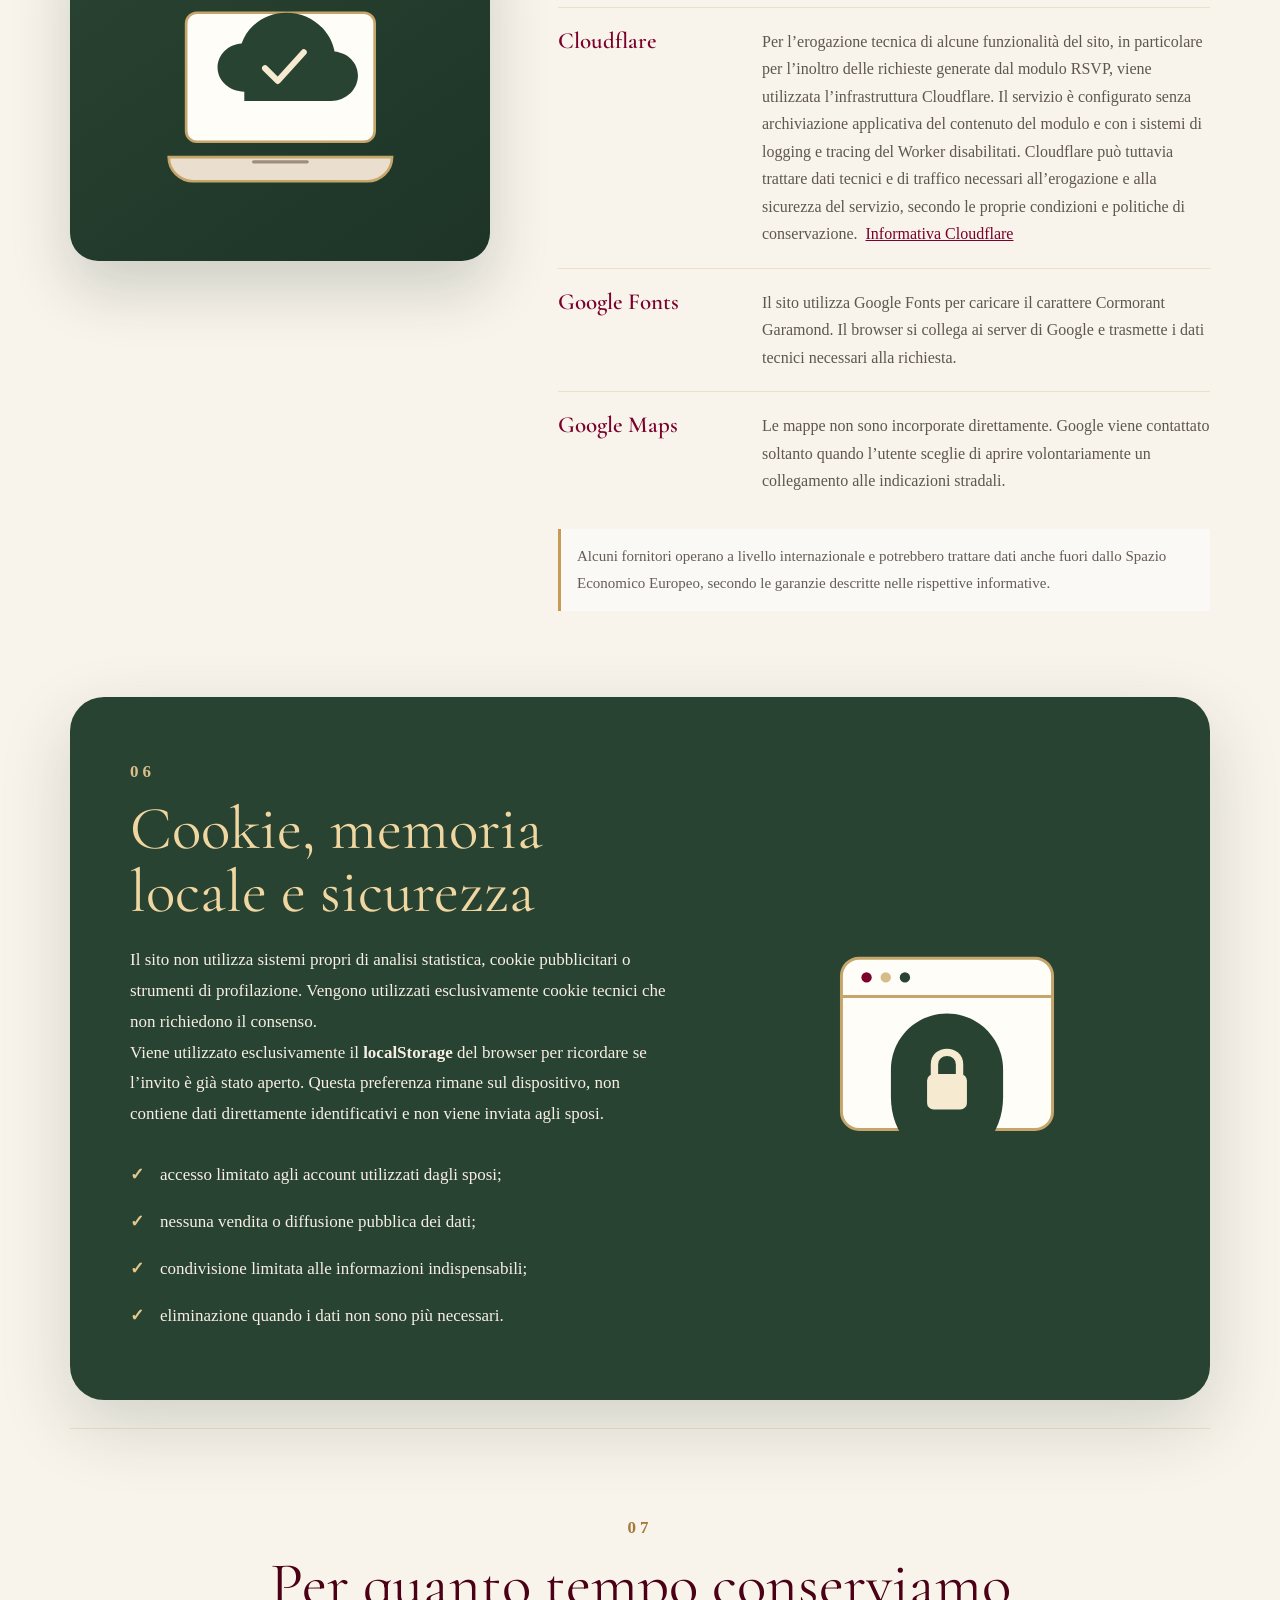
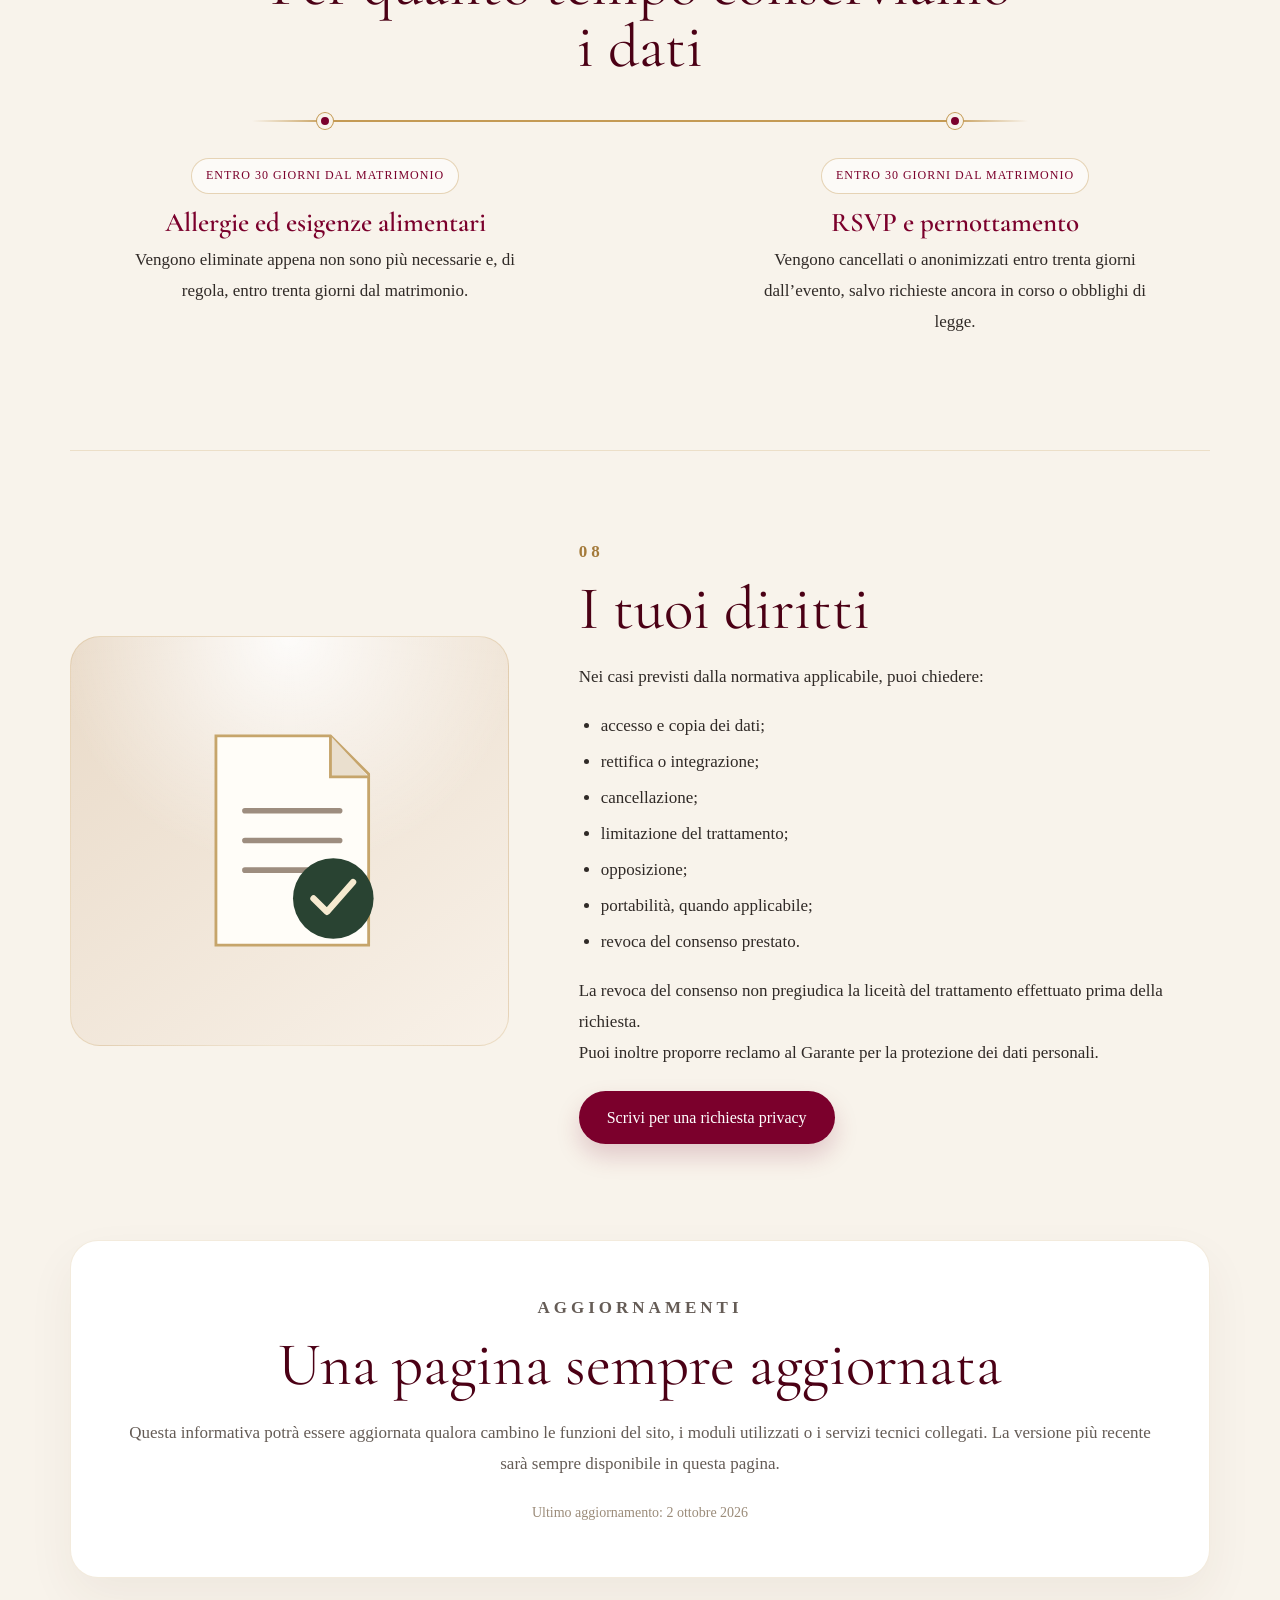
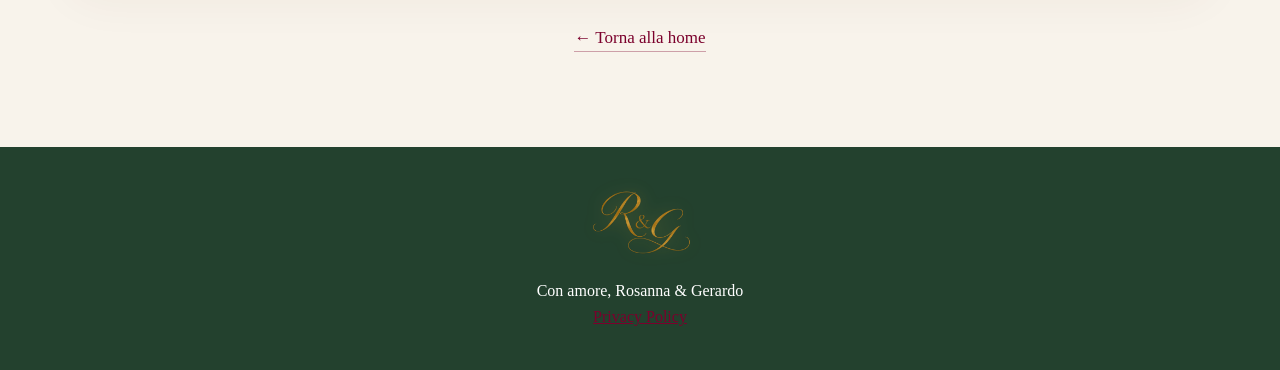
<file: privacy/index.html>
<!DOCTYPE html>
<html lang="it">
<head>
  <meta charset="UTF-8">

  <meta
    name="viewport"
    content="width=device-width, initial-scale=1.0"
  >

  <title>Privacy Policy | Rosanna &amp; Gerardo</title>

  <meta
    name="description"
    content="Informativa sul trattamento dei dati personali raccolti attraverso il sito del matrimonio di Rosanna e Gerardo."
  >

  <meta name="robots" content="index, follow">

  <link rel="preconnect" href="https://fonts.googleapis.com">
  <link rel="preconnect" href="https://fonts.gstatic.com" crossorigin>

  <link
    href="https://fonts.googleapis.com/css2?family=Cormorant+Garamond:ital,wght@0,300;0,400;0,600;1,300;1,400;1,600&amp;display=swap"
    rel="stylesheet"
  >

  <link rel="stylesheet" href="../style.css?v=32">
</head>

<body class="privacy-page">

  <div class="snow" aria-hidden="true"></div>

  <!-- MENU -->

  <button
    class="menu-toggle"
    id="menuToggle"
    type="button"
    aria-label="Apri menu"
    aria-controls="sideMenu"
    aria-expanded="false"
  >
    <span></span>
    <span></span>
    <span></span>
  </button>

  <div
    class="side-overlay"
    id="sideOverlay"
    aria-hidden="true"
  ></div>

  <aside
    class="side-menu"
    id="sideMenu"
    aria-label="Menu principale"
  >
    <img
      src="../images/logo-hero.png"
      alt="Logo Rosanna e Gerardo"
      class="side-logo"
    >

    <nav class="side-nav">
      <a href="../">Home</a>
      <a href="../location/">Location</a>
      <a href="../esplora/">Esplora il Sannio</a>
      <a href="../regali/">Lista Nozze</a>
    </nav>
  </aside>

  <!-- HERO -->

  <header class="privacy-hero">

    <div class="privacy-hero-inner">

      <div class="privacy-hero-copy">

        <img
          src="../images/logo-hero.png"
          alt="Logo Rosanna e Gerardo"
          class="privacy-hero-logo"
        >

        

        <h1>Privacy Policy</h1>

        <p class="privacy-hero-description">
          Come raccogliamo, utilizziamo e proteggiamo
          le informazioni personali necessarie ad organizzare
          il nostro matrimonio.
        </p>

      </div>

      <!-- ILLUSTRAZIONE: BUSTA PROTETTA -->

      <div
        class="privacy-hero-illustration"
        aria-hidden="true"
      >
        <svg viewBox="0 0 460 420">

          <defs>
            <linearGradient
              id="privacyPaper"
              x1="0"
              x2="1"
              y1="0"
              y2="1"
            >
              <stop offset="0" stop-color="#fffdf8"/>
              <stop offset="1" stop-color="#eadfce"/>
            </linearGradient>
          </defs>

          <path
            d="M71 131c0-23 18-41 41-41h237c23 0 41 18 41 41v185c0 23-18 41-41 41H112c-23 0-41-18-41-41Z"
            fill="url(#privacyPaper)"
            stroke="#c6a56b"
            stroke-width="4"
          />

          <path
            d="M82 143 230 257 379 143"
            fill="none"
            stroke="#b88f52"
            stroke-width="4"
            stroke-linecap="round"
            stroke-linejoin="round"
          />

          <path
            d="m82 331 116-107M378 331 261 224"
            fill="none"
            stroke="#d1b98e"
            stroke-width="4"
            stroke-linecap="round"
          />

          <path
            d="M230 55c48 0 87 39 87 87v53c0 63-42 105-87 124-45-19-87-61-87-124v-53c0-48 39-87 87-87Z"
            fill="#294332"
            stroke="#e2c98f"
            stroke-width="5"
          />

          <rect
            x="199"
            y="159"
            width="62"
            height="57"
            rx="11"
            fill="#f6ead0"
          />

          <path
            d="M211 159v-15c0-24 38-24 38 0v15"
            fill="none"
            stroke="#f6ead0"
            stroke-width="12"
            stroke-linecap="round"
          />

          <circle
            cx="230"
            cy="184"
            r="7"
            fill="#294332"
          />

          <path
            d="M230 190v12"
            stroke="#294332"
            stroke-width="6"
            stroke-linecap="round"
          />

        </svg>
      </div>

    </div>

  </header>

  <!-- CONTENUTO -->

  <main class="privacy-main">

    <!-- RIEPILOGO -->

    <section
      class="privacy-summary"
      aria-label="Riepilogo dell’informativa"
    >

      <article>
        <span class="privacy-summary-label">
          Per cosa
        </span>

        <strong>
          Organizzazione del matrimonio
        </strong>

        <p>
          RSVP, pernottamento, esigenze alimentari
          e lista nozze.
        </p>
      </article>

      <article>
        <span class="privacy-summary-label">
          Quali dati
        </span>

        <strong>
          Solo quelli necessari
        </strong>

        <p>
          Nessun utilizzo per finalità di
          marketing o profilazione.
        </p>
      </article>

      <article>
        <span class="privacy-summary-label">
          Per quanto
        </span>

        <strong>
          Per un tempo limitato
        </strong>

        <p>
          I dati vengono eliminati quando
          non sono più necessari, entro trenta giorni dal matrimonio.
        </p>
      </article>

    </section>

    <!-- INTRODUZIONE -->

    <section class="privacy-opening">

      <p class="privacy-section-number">
        Informativa
      </p>

      <h2>
        La nostra attenzione per i tuoi dati
      </h2>

      <p>
        Questo sito è stato realizzato per condividere
        con gli invitati le informazioni relative al matrimonio,
        raccogliere le conferme di partecipazione
        e gestire la lista nozze.
      </p>

      <p>
        Trattiamo soltanto i dati strettamente necessari
        a queste finalità. Non utilizziamo i dati degli invitati
        per pubblicità, marketing, profilazione
        o comunicazioni commerciali.
      </p>

    </section>

    <!-- 01 - CHI TRATTA I DATI -->

    <section
      id="titolari"
      class="privacy-story"
    >

      <!-- ILLUSTRAZIONE: IDENTITÀ DEI TITOLARI -->

      <div
        class="privacy-story-visual"
        aria-hidden="true"
      >
        <svg viewBox="0 0 420 420">

          <circle
            cx="210"
            cy="210"
            r="135"
            fill="#fffdf8"
            stroke="#c6a56b"
            stroke-width="4"
          />

          <circle
            cx="168"
            cy="170"
            r="38"
            fill="none"
            stroke="#294332"
            stroke-width="8"
          />

          <circle
            cx="252"
            cy="170"
            r="38"
            fill="none"
            stroke="#7b002c"
            stroke-width="8"
          />

          <path
            d="M104 295c6-56 37-86 76-86 40 0 70 30 76 86"
            fill="none"
            stroke="#294332"
            stroke-width="8"
            stroke-linecap="round"
          />

          <path
            d="M188 295c6-56 37-86 76-86 40 0 70 30 76 86"
            fill="none"
            stroke="#7b002c"
            stroke-width="8"
            stroke-linecap="round"
          />

          <rect
            x="165"
            y="292"
            width="90"
            height="64"
            rx="12"
            fill="#eadfce"
            stroke="#c6a56b"
            stroke-width="4"
          />

          <path
            d="M188 292v-18c0-29 44-29 44 0v18"
            fill="none"
            stroke="#294332"
            stroke-width="9"
            stroke-linecap="round"
          />

        </svg>
      </div>

      <div class="privacy-story-copy">

        <p class="privacy-section-number">
          01
        </p>

        <h2>
          Chi tratta i dati
        </h2>

        <p>
          Il sito è gestito da
          <strong>Rosanna e Gerardo</strong>,
          che determinano le finalità e le modalità
          di utilizzo delle informazioni raccolte
          attraverso i moduli presenti nel sito.
        </p>

        <p>
          I dati vengono utilizzati esclusivamente
          per organizzare il matrimonio,
          gestire le risposte degli invitati
          e ricevere le informazioni relative
          alla lista nozze.
        </p>

        <p>
          Per richieste riguardanti i propri dati personali
          è possibile scrivere all’indirizzo:
        </p>

        <p>
          <a href="mailto:privacy@rosannaegerardo.it">
            celellarosanna@gmail.com
          </a>
        </p>

      </div>

    </section>

    <!-- 02 - DATI RACCOLTI -->

    <section
      id="dati"
      class="privacy-story privacy-story-reverse"
    >

      <!-- ILLUSTRAZIONE: MODULO -->

      <div
        class="privacy-story-visual"
        aria-hidden="true"
      >
        <svg viewBox="0 0 420 420">

          <rect
            x="88"
            y="58"
            width="244"
            height="304"
            rx="18"
            fill="#fffdf8"
            stroke="#c6a56b"
            stroke-width="4"
          />

          <rect
            x="121"
            y="103"
            width="20"
            height="20"
            rx="3"
            fill="none"
            stroke="#294332"
            stroke-width="4"
          />

          <path
            d="m125 112 6 6 12-15"
            fill="none"
            stroke="#294332"
            stroke-width="4"
            stroke-linecap="round"
            stroke-linejoin="round"
          />

          <path
            d="M157 113h130"
            stroke="#9d8d7f"
            stroke-width="7"
            stroke-linecap="round"
          />

          <rect
            x="121"
            y="151"
            width="20"
            height="20"
            rx="3"
            fill="none"
            stroke="#294332"
            stroke-width="4"
          />

          <path
            d="M157 161h130"
            stroke="#9d8d7f"
            stroke-width="7"
            stroke-linecap="round"
          />

          <rect
            x="121"
            y="199"
            width="20"
            height="20"
            rx="3"
            fill="none"
            stroke="#294332"
            stroke-width="4"
          />

          <path
            d="M157 209h100"
            stroke="#9d8d7f"
            stroke-width="7"
            stroke-linecap="round"
          />

          <path
            d="M121 262h165M121 301h122"
            stroke="#c7b9ad"
            stroke-width="7"
            stroke-linecap="round"
          />

          <path
            d="m294 281 48 48-21 21-48-48Z"
            fill="#7b002c"
          />

          <path
            d="m265 310 29-29 10 10-29 29Z"
            fill="#d8bf8c"
          />

        </svg>
      </div>

      <div class="privacy-story-copy">

        <p class="privacy-section-number">
          02
        </p>

        <h2>
          Quali dati raccogliamo
        </h2>

        <div class="privacy-detail">

          <h3>
            Conferma di partecipazione
          </h3>

          <p>
            Attraverso il modulo RSVP possiamo raccogliere:
            nome e cognome personali, anche dei tuoi familiari,
            ed esigenze alimentari.
          </p>

          <p class="privacy-note">
            Le informazioni relative ad allergie,
            intolleranze o particolari esigenze alimentari
            potrebbero rivelare dati relativi alla salute.
            Devono essere indicate soltanto quando necessario
            e la base giuridica è rappresentata dal consenso
            dell'interessato. Inviando il form ci autorizzi a 
            trattare queste informazioni che comunicheremo
            al ristorante.
          </p>

        </div>

       

        <div class="privacy-detail">

          <h3>
            Dati tecnici di navigazione
          </h3>

          <p>
            I fornitori tecnici possono ricevere informazioni
            necessarie al funzionamento e alla sicurezza del sito,
            come indirizzo IP, data e ora della richiesta,
            pagina visitata, browser e dispositivo utilizzato.
          </p>

        </div>

      </div>

    </section>

    <!-- 03 - FINALITÀ -->

    <section
      id="finalita"
      class="privacy-story"
    >

      <!-- ILLUSTRAZIONE: CALENDARIO ORGANIZZATIVO -->

      <div
        class="privacy-story-visual"
        aria-hidden="true"
      >
        <svg viewBox="0 0 420 420">

          <rect
            x="68"
            y="74"
            width="284"
            height="282"
            rx="22"
            fill="#fffdf8"
            stroke="#c6a56b"
            stroke-width="4"
          />

          <path
            d="M68 142h284"
            stroke="#c6a56b"
            stroke-width="4"
          />

          <path
            d="M125 52v48M295 52v48"
            stroke="#294332"
            stroke-width="10"
            stroke-linecap="round"
          />

          <circle
            cx="139"
            cy="194"
            r="17"
            fill="#7b002c"
          />

          <circle
            cx="210"
            cy="194"
            r="17"
            fill="#d4bd8a"
          />

          <circle
            cx="281"
            cy="194"
            r="17"
            fill="#294332"
          />

          <path
            d="M121 257h178M121 300h116"
            stroke="#9d8d7f"
            stroke-width="8"
            stroke-linecap="round"
          />

        </svg>
      </div>

      <div class="privacy-story-copy">

        <p class="privacy-section-number">
          03
        </p>

        <h2>
          Perché utilizziamo i dati
        </h2>

        <div class="privacy-detail">

          <h3>
            Gestione delle partecipazioni
          </h3>

          <p>
            Utilizziamo le risposte al modulo RSVP
            per conoscere il numero degli invitati presenti
            e organizzare il ricevimento, i tavoli
            e le attività collegate all’evento.
          </p>

        </div>

        

        <div class="privacy-detail">

          <h3>
            Allergie ed esigenze alimentari
          </h3>

          <p>
            Queste informazioni vengono utilizzate soltanto
            per comunicare al ristorante o al catering
            le esigenze necessarie alla preparazione
            e al servizio dei pasti in sicurezza.
          </p>

          <p>
            Il trattamento avviene sulla base
            del consenso esplicito dell’interessato,
            che può essere revocato in qualsiasi momento.
            L'invio del form equivale al rilascio del
            consenso.
          </p>

        </div>

        

        <div class="privacy-detail">

          <h3>
            Nessuna profilazione
          </h3>

          <p>
            I dati non vengono utilizzati
            per decisioni automatizzate,
            analisi delle preferenze,
            creazione di profili o pubblicità.
          </p>

        </div>

      </div>

    </section>

    <!-- 04 - CONFERIMENTO E DESTINATARI -->

    <section
      id="destinatari"
      class="privacy-panel"
    >

      <div class="privacy-panel-heading">

        <p class="privacy-section-number">
          04
        </p>

        <h2>
          Dati necessari, facoltativi e destinatari
        </h2>

        <p>
          Chiediamo soltanto le informazioni utili
          a registrare correttamente la risposta
          e a soddisfare le richieste dell’invitato.
        </p>

      </div>

      <div class="privacy-panel-grid">

        <article>

          <span
            class="privacy-line-icon"
            aria-hidden="true"
          >
            <svg viewBox="0 0 64 64">
              <path
                d="M15 31 27 43 50 18"
                fill="none"
                stroke="currentColor"
                stroke-width="6"
                stroke-linecap="round"
                stroke-linejoin="round"
              />
            </svg>
          </span>

          <h3>
            Dati necessari
          </h3>

          <p>
            Il nome, la risposta sulla partecipazione
            e gli altri campi contrassegnati come obbligatori
            sono necessari per inviare correttamente il modulo.
          </p>

        </article>

        <article>

          <span
            class="privacy-line-icon"
            aria-hidden="true"
          >
            <svg viewBox="0 0 64 64">

              <circle
                cx="32"
                cy="32"
                r="22"
                fill="none"
                stroke="currentColor"
                stroke-width="5"
              />

              <path
                d="M32 20v14M32 43h.01"
                stroke="currentColor"
                stroke-width="5"
                stroke-linecap="round"
              />

            </svg>
          </span>

          <h3>
            Dati facoltativi
          </h3>

          <p>
            Il messaggio personale, le informazioni
            sul pernottamento e le esigenze alimentari
            sono facoltativi, salvo che servano
            a soddisfare una necessità specifica.
          </p>

        </article>

        <article>

          <span
            class="privacy-line-icon"
            aria-hidden="true"
          >
            <svg viewBox="0 0 64 64">

              <circle
                cx="23"
                cy="24"
                r="9"
                fill="none"
                stroke="currentColor"
                stroke-width="5"
              />

              <circle
                cx="44"
                cy="27"
                r="7"
                fill="none"
                stroke="currentColor"
                stroke-width="5"
              />

              <path
                d="M9 51c2-11 9-16 19-16 9 0 16 5 18 16M39 39c8 1 13 5 15 12"
                fill="none"
                stroke="currentColor"
                stroke-width="5"
                stroke-linecap="round"
              />

            </svg>
          </span>

          <h3>
            Chi può riceverli
          </h3>

          <p>
            Le risposte sono gestite principalmente dagli sposi.
            Soltanto quando necessario, alcuni dati possono essere
            comunicati al ristorante, al catering,
            alle strutture ricettive o ad altri fornitori.
          </p>

        </article>

      </div>

    </section>

    <!-- 05 - SERVIZI -->

    <section
      id="servizi"
      class="privacy-services-section"
    >

      <!-- ILLUSTRAZIONE: COMPUTER E CLOUD -->

      <div
        class="privacy-services-visual"
        aria-hidden="true"
      >
        <svg viewBox="0 0 420 340">

          <rect
            x="69"
            y="52"
            width="282"
            height="193"
            rx="16"
            fill="#fffdf8"
            stroke="#c6a56b"
            stroke-width="4"
          />

          <path
            d="M43 268h334c0 20-17 36-37 36H80c-20 0-37-16-37-36Z"
            fill="#eadfce"
            stroke="#c6a56b"
            stroke-width="4"
          />

          <path
            d="M170 275h80"
            stroke="#9d8d7f"
            stroke-width="5"
            stroke-linecap="round"
          />

          <path
            d="M156 170c-22 0-40-16-40-36 0-19 16-35 36-36 9-27 36-46 67-46 36 0 66 25 72 58 20 2 35 17 35 36 0 21-18 38-40 38H156Z"
            fill="#294332"
          />

          <path
            d="m187 135 19 19 39-43"
            fill="none"
            stroke="#f6ead0"
            stroke-width="9"
            stroke-linecap="round"
            stroke-linejoin="round"
          />

        </svg>
      </div>

      <div class="privacy-services-copy">

        <p class="privacy-section-number">
          05
        </p>

        <h2>
          Servizi che permettono al sito di funzionare
        </h2>

        <dl class="privacy-service-list">

          <div>

            <dt>
              GitHub Pages
            </dt>

            <dd>
              Ospita e distribuisce le pagine statiche del sito.
              Può registrare dati tecnici, compreso l’indirizzo IP,
              per ragioni di sicurezza e funzionamento.

              <a
                href="https://docs.github.com/en/site-policy/privacy-policies/github-privacy-statement"
                target="_blank"
                rel="noopener noreferrer"
              >
                Informativa GitHub
              </a>
            </dd>

          </div>

          <div>

            <dt>
              Google Apps Script e Google Sheets
            </dt>

            <dd>
              Le informazioni inviate attraverso i moduli
              vengono trasmesse tramite Google Apps Script
              e archiviate nei fogli Google collegati al sito.
              I fogli non sono pubblicati.

              <a
                href="https://policies.google.com/privacy?hl=it"
                target="_blank"
                rel="noopener noreferrer"
              >
                Informativa Google
              </a>
            </dd>

          </div>

          <div>

            <dt>
              Cloudflare
            </dt>

            <dd>
              Per l’erogazione tecnica di alcune funzionalità del sito,
              in particolare per l’inoltro delle richieste generate dal modulo RSVP,
              viene utilizzata l’infrastruttura Cloudflare.
              Il servizio è configurato senza archiviazione applicativa
              del contenuto del modulo e con i sistemi di logging e tracing
              del Worker disabilitati.
              Cloudflare può tuttavia trattare dati tecnici e di traffico
              necessari all’erogazione e alla sicurezza del servizio,
              secondo le proprie condizioni e politiche di conservazione.

              <a
                href="https://www.cloudflare.com/privacypolicy/"
                target="_blank"
                rel="noopener noreferrer"
              >
                Informativa Cloudflare
              </a>
            </dd>

          </div>

          <div>

            <dt>
              Google Fonts
            </dt>

            <dd>
              Il sito utilizza Google Fonts per caricare
              il carattere Cormorant Garamond.
              Il browser si collega ai server di Google
              e trasmette i dati tecnici necessari alla richiesta.
            </dd>

          </div>

          <div>

            <dt>
              Google Maps
            </dt>

            <dd>
              Le mappe non sono incorporate direttamente.
              Google viene contattato soltanto quando
              l’utente sceglie di aprire volontariamente
              un collegamento alle indicazioni stradali.
            </dd>

          </div>

        </dl>

        <p class="privacy-transfer">
          Alcuni fornitori operano a livello internazionale
          e potrebbero trattare dati anche fuori
          dallo Spazio Economico Europeo,
          secondo le garanzie descritte
          nelle rispettive informative.
        </p>

      </div>

    </section>

    <!-- 06 - COOKIE E SICUREZZA -->

    <section
      id="cookie"
      class="privacy-security"
    >

      <div class="privacy-security-copy">

        <p class="privacy-section-number">
          06
        </p>

        <h2>
          Cookie, memoria locale e sicurezza
        </h2>

        <p>
          Il sito non utilizza sistemi propri
          di analisi statistica, cookie pubblicitari
          o strumenti di profilazione. Vengono utilizzati
          esclusivamente cookie tecnici che non richiedono 
          il consenso.
        </p>

        <p>
          Viene utilizzato esclusivamente il
          <strong>localStorage</strong> del browser
          per ricordare se l’invito è già stato aperto.
          Questa preferenza rimane sul dispositivo,
          non contiene dati direttamente identificativi
          e non viene inviata agli sposi.
        </p>

        <ul class="privacy-check-list">
          <li>
            accesso limitato agli account utilizzati dagli sposi;
          </li>

          <li>
            nessuna vendita o diffusione pubblica dei dati;
          </li>

          <li>
            condivisione limitata alle informazioni indispensabili;
          </li>

          <li>
            eliminazione quando i dati non sono più necessari.
          </li>
        </ul>

      </div>

      <!-- ILLUSTRAZIONE: BROWSER PROTETTO -->

      <div
        class="privacy-security-visual"
        aria-hidden="true"
      >
        <svg viewBox="0 0 420 420">

          <rect
            x="67"
            y="87"
            width="286"
            height="232"
            rx="24"
            fill="#fffdf8"
            stroke="#c6a56b"
            stroke-width="4"
          />

          <path
            d="M67 139h286"
            stroke="#c6a56b"
            stroke-width="4"
          />

          <circle cx="101" cy="113" r="7" fill="#7b002c"/>
          <circle cx="127" cy="113" r="7" fill="#d4bd8a"/>
          <circle cx="153" cy="113" r="7" fill="#294332"/>

          <path
            d="M210 162c42 0 76 34 76 76v37c0 52-37 86-76 102-39-16-76-50-76-102v-37c0-42 34-76 76-76Z"
            fill="#294332"
          />

          <rect
            x="183"
            y="244"
            width="54"
            height="48"
            rx="9"
            fill="#f6ead0"
          />

          <path
            d="M193 244v-13c0-22 34-22 34 0v13"
            fill="none"
            stroke="#f6ead0"
            stroke-width="10"
            stroke-linecap="round"
          />

        </svg>
      </div>

    </section>

    <!-- 07 - CONSERVAZIONE -->

    <section
      id="conservazione"
      class="privacy-retention"
    >

      <div class="privacy-panel-heading">

        <p class="privacy-section-number">
          07
        </p>

        <h2>
          Per quanto tempo conserviamo i dati
        </h2>

      </div>

      <div
        class="privacy-retention-line"
        aria-hidden="true"
      ></div>

      <div class="privacy-retention-grid">

        <article>

          <div
            class="privacy-retention-marker"
            aria-hidden="true"
          ></div>

          <span>
            Entro 30 giorni dal matrimonio
          </span>

          <h3>
            Allergie ed esigenze alimentari
          </h3>

          <p>
            Vengono eliminate appena non sono più necessarie
            e, di regola, entro trenta giorni dal matrimonio.
          </p>

        </article>

        <article>

          <div
            class="privacy-retention-marker"
            aria-hidden="true"
          ></div>

          <span>
             Entro 30 giorni dal matrimonio
          </span>

          <h3>
            RSVP e pernottamento
          </h3>

          <p>
            Vengono cancellati o anonimizzati
            entro trenta giorni dall’evento,
            salvo richieste ancora in corso
            o obblighi di legge.
          </p>

        </article>

       

      </div>

    </section>

    <!-- 08 - DIRITTI -->

    <section
      id="diritti"
      class="privacy-rights"
    >

      <!-- ILLUSTRAZIONE: DOCUMENTO E SPUNTA -->

      <div
        class="privacy-rights-visual"
        aria-hidden="true"
      >
        <svg viewBox="0 0 420 420">

          <path
            d="M106 62h162l54 54v242H106Z"
            fill="#fffdf8"
            stroke="#c6a56b"
            stroke-width="4"
          />

          <path
            d="M268 62v58h54"
            fill="#eadfce"
            stroke="#c6a56b"
            stroke-width="4"
          />

          <path
            d="M147 168h134M147 210h134M147 252h92"
            stroke="#9d8d7f"
            stroke-width="8"
            stroke-linecap="round"
          />

          <circle
            cx="272"
            cy="292"
            r="57"
            fill="#294332"
          />

          <path
            d="m244 292 19 19 37-42"
            fill="none"
            stroke="#f6ead0"
            stroke-width="9"
            stroke-linecap="round"
            stroke-linejoin="round"
          />

        </svg>
      </div>

      <div class="privacy-rights-copy">

        <p class="privacy-section-number">
          08
        </p>

        <h2>
          I tuoi diritti
        </h2>

        <p>
          Nei casi previsti dalla normativa applicabile,
          puoi chiedere:
        </p>

        <ul>
          <li>accesso e copia dei dati;</li>
          <li>rettifica o integrazione;</li>
          <li>cancellazione;</li>
          <li>limitazione del trattamento;</li>
          <li>opposizione;</li>
          <li>portabilità, quando applicabile;</li>
          <li>revoca del consenso prestato.</li>
        </ul>

        <p>
          La revoca del consenso non pregiudica
          la liceità del trattamento effettuato
          prima della richiesta.
        </p>

        <p>
          Puoi inoltre proporre reclamo al
          Garante per la protezione dei dati personali.
        </p>

        <a
          class="privacy-contact-button"
          href="mailto:celellarosanna@gmail.com?subject=Richiesta%20relativa%20ai%20dati%20personali"
        >
          Scrivi per una richiesta privacy
        </a>

      </div>

    </section>

    <!-- AGGIORNAMENTI -->

    <section class="privacy-update">

      <p class="privacy-section-number">
        Aggiornamenti
      </p>

      <h2>
        Una pagina sempre aggiornata
      </h2>

      <p>
        Questa informativa potrà essere aggiornata
        qualora cambino le funzioni del sito,
        i moduli utilizzati o i servizi tecnici collegati.
        La versione più recente sarà sempre disponibile
        in questa pagina.
      </p>

      <small>
        Ultimo aggiornamento: 2 ottobre 2026
      </small>

    </section>

    <div class="privacy-back">

      <a href="../">
        ← Torna alla home
      </a>

    </div>

  </main>

  <!-- FOOTER -->

  <footer>

    <img
      src="../images/logo-hero.png"
      alt="Logo Rosanna e Gerardo"
      class="footer-logo"
    >

    <p>
      Con amore, Rosanna &amp; Gerardo
    </p>

    <p class="footer-legal">

      <a
        href="./"
        aria-current="page"
      >
        Privacy Policy
      </a>

    </p>

  </footer>

  <script src="../script.js?v=31"></script>

</body>
</html>
</file>
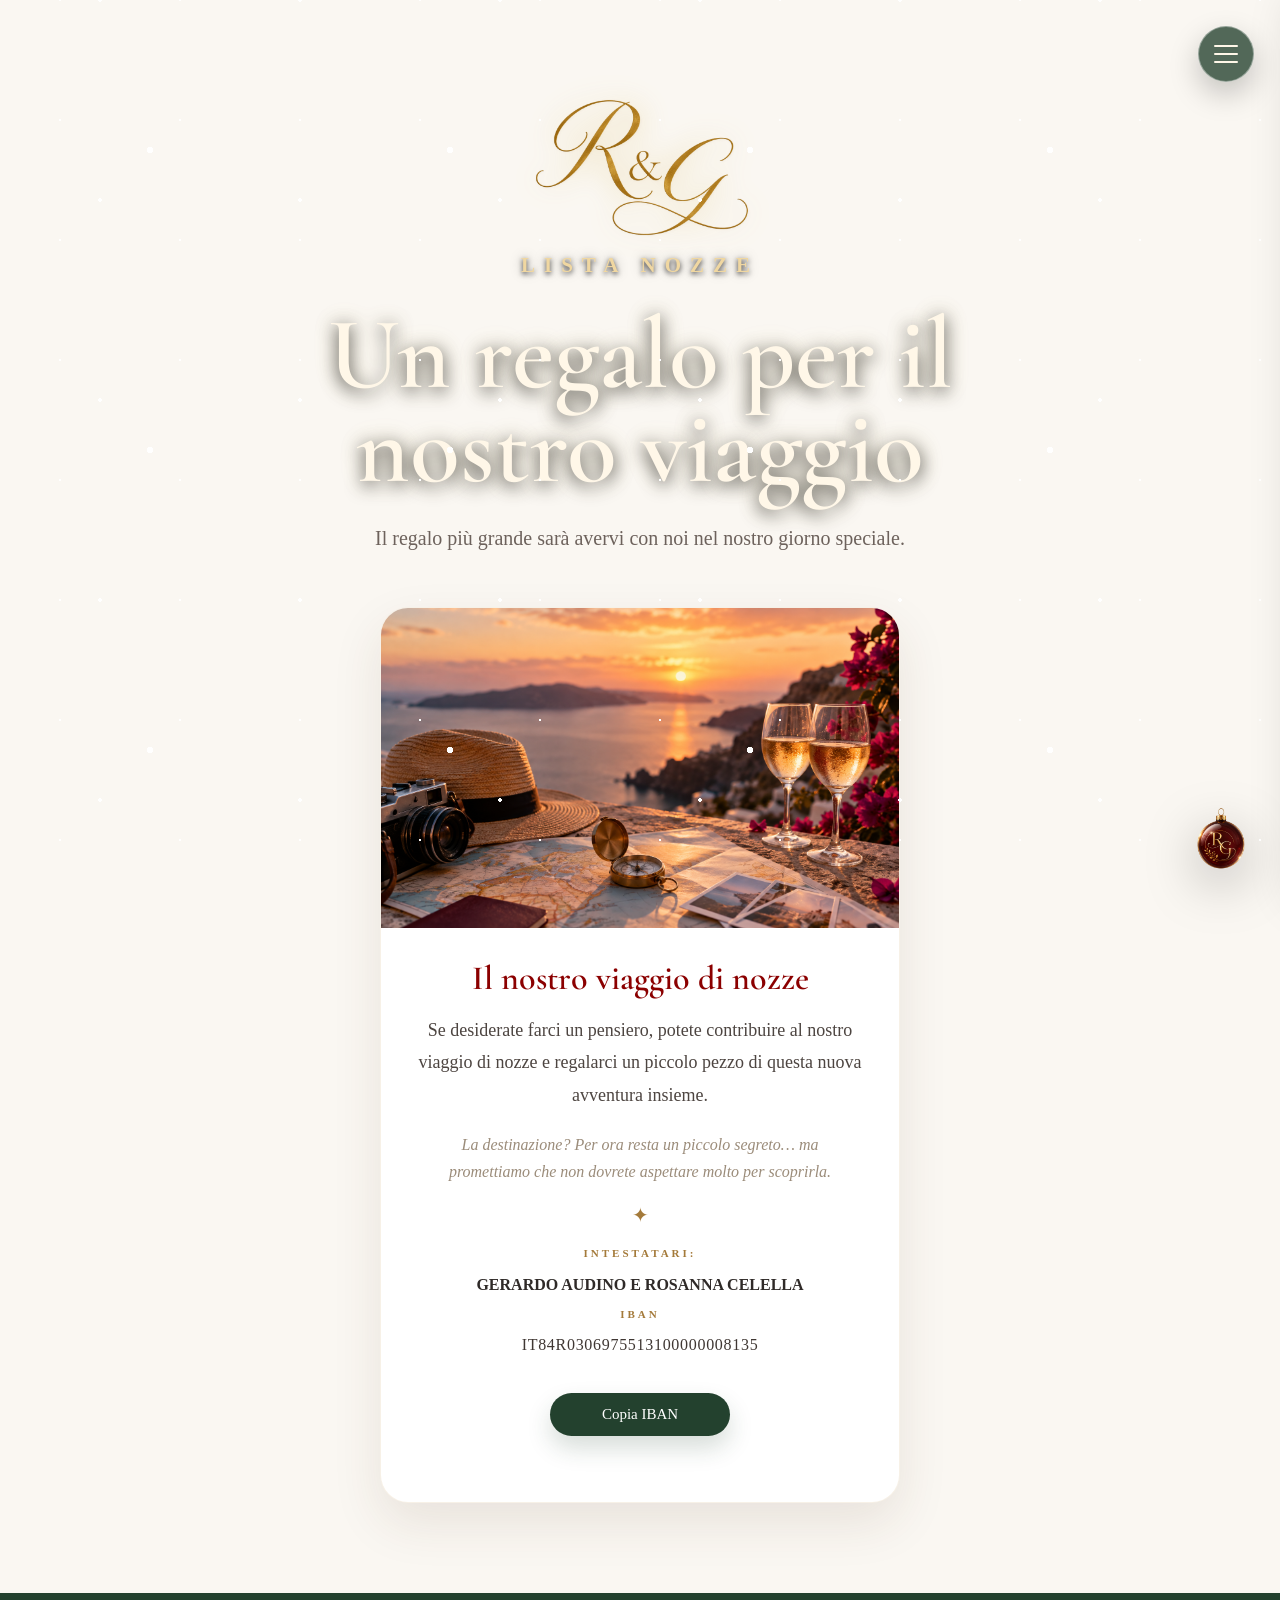
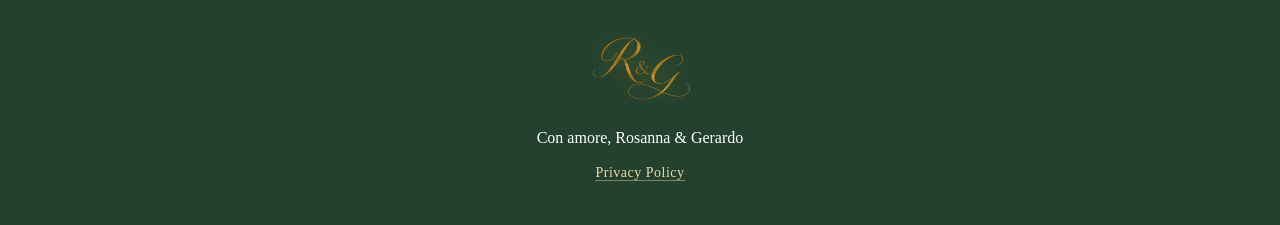
<file: regali/index.html>
<!DOCTYPE html>
<html lang="it">

<head>
  <meta charset="UTF-8">
  <meta name="viewport" content="width=device-width, initial-scale=1.0">

  <title>Lista Nozze | Rosanna & Gerardo</title>

  <link rel="preconnect" href="https://fonts.googleapis.com">
  <link rel="preconnect" href="https://fonts.gstatic.com" crossorigin>

  <link
    href="https://fonts.googleapis.com/css2?family=Cormorant+Garamond:ital,wght@0,300;0,400;0,600;1,300;1,400;1,600&display=swap"
    rel="stylesheet"
  >

  <link rel="stylesheet" href="../style.css?v=30">
</head>


<body class="regali-page">

  <div class="snow"></div>


  <!-- =====================================================
       MENU HAMBURGER
  ====================================================== -->

  <button
    class="menu-toggle"
    id="menuToggle"
    type="button"
    aria-label="Apri menu"
  >
    <span></span>
    <span></span>
    <span></span>
  </button>


  <div
    class="side-overlay"
    id="sideOverlay"
  ></div>


  <aside
    class="side-menu"
    id="sideMenu"
  >

    <img
      src="../images/logo-hero.png"
      alt="Logo Rosanna e Gerardo"
      class="side-logo"
    >

    <nav class="side-nav">

      <a href="../">
        Home
      </a>

      <a href="../location/">
        Location
      </a>

      <a href="../regali/">
        Lista Nozze
      </a>

    </nav>

  </aside>


  <!-- =====================================================
       CONTENUTO PRINCIPALE
  ====================================================== -->

  <main>


    <!-- ===================================================
         INTRODUZIONE
    ==================================================== -->

    <section class="regali-hero">

      <img
        src="../images/logo-hero.png"
        alt="Logo Rosanna e Gerardo"
        class="hero-logo"
      >


      <p class="homepage-eyebrow">
        Lista nozze
      </p>


      <h1 class="homepage-names">
        Un regalo per il nostro viaggio
      </h1>


      <div class="regali-intro">

        <p>
          Il regalo più grande sarà avervi con noi
          nel nostro giorno speciale.
        </p>

      </div>

    </section>



    <!-- ===================================================
         CARD VIAGGIO DI NOZZE
    ==================================================== -->

    <section class="single-gift-section">


      <article class="regalo-card honeymoon-single-card">


        <!-- FOTO -->

        <img
          src="../images/viaggio-nozze.png"
          alt="Il nostro viaggio di nozze"
        >


        <!-- CONTENUTO -->

        <div class="regalo-content">


          <h2>
            Il nostro viaggio di nozze
          </h2>


          <p>
            Se desiderate farci un pensiero,
            potete contribuire al nostro viaggio di nozze
            e regalarci un piccolo pezzo di questa
            nuova avventura insieme.
          </p>


          <!-- DESTINAZIONE SEGRETA -->

          <span class="honeymoon-secret">

            La destinazione?

            Per ora resta un piccolo segreto…
            ma promettiamo che non dovrete aspettare molto
            per scoprirla.

          </span>


          <!-- DECORAZIONE -->

          <div
            class="honeymoon-divider"
            aria-hidden="true"
          >
            ✦
          </div>


          <!-- IBAN -->

<div class="honeymoon-iban">

  <span class="iban-label">
    INTESTATARI:
  </span>

  <strong id="intestatariText">
    GERARDO AUDINO E ROSANNA CELELLA
  </strong>

  <span class="iban-label">
    IBAN
  </span>

  <strong id="ibanText">
    IT84R0306975513100000008135
  </strong>

</div>

          <!-- PULSANTE COPIA IBAN -->

          <button
            type="button"
            id="copyIban"
            class="copy-iban-button"
          >
            Copia IBAN
          </button>


          <!-- MESSAGGIO DOPO LA COPIA -->

          <p
            id="ibanCopyFeedback"
            class="iban-copy-feedback"
            aria-live="polite"
          ></p>


        </div>

      </article>


    </section>

  </main>



  <!-- =====================================================
       FOOTER
  ====================================================== -->

  <footer>

    <img
      src="../images/logo-hero.png"
      alt="Logo Rosanna e Gerardo"
      class="footer-logo"
    >


    <p>
      Con amore, Rosanna & Gerardo
    </p>


    <p class="footer-privacy">

      <a href="../privacy/">
        Privacy Policy
      </a>

    </p>

  </footer>



  <!-- =====================================================
       PULSANTE TORNA ALLA HOME
  ====================================================== -->

  <a
    class="floating-home"
    href="../"
    aria-label="Torna alla home"
  >

    <img
      src="../images/torna-home.png"
      alt="Torna all’invito"
    >

  </a>



  <!-- =====================================================
       JAVASCRIPT
  ====================================================== -->

  <script src="./regali.js?v=27"></script>


</body>

</html>
</file>
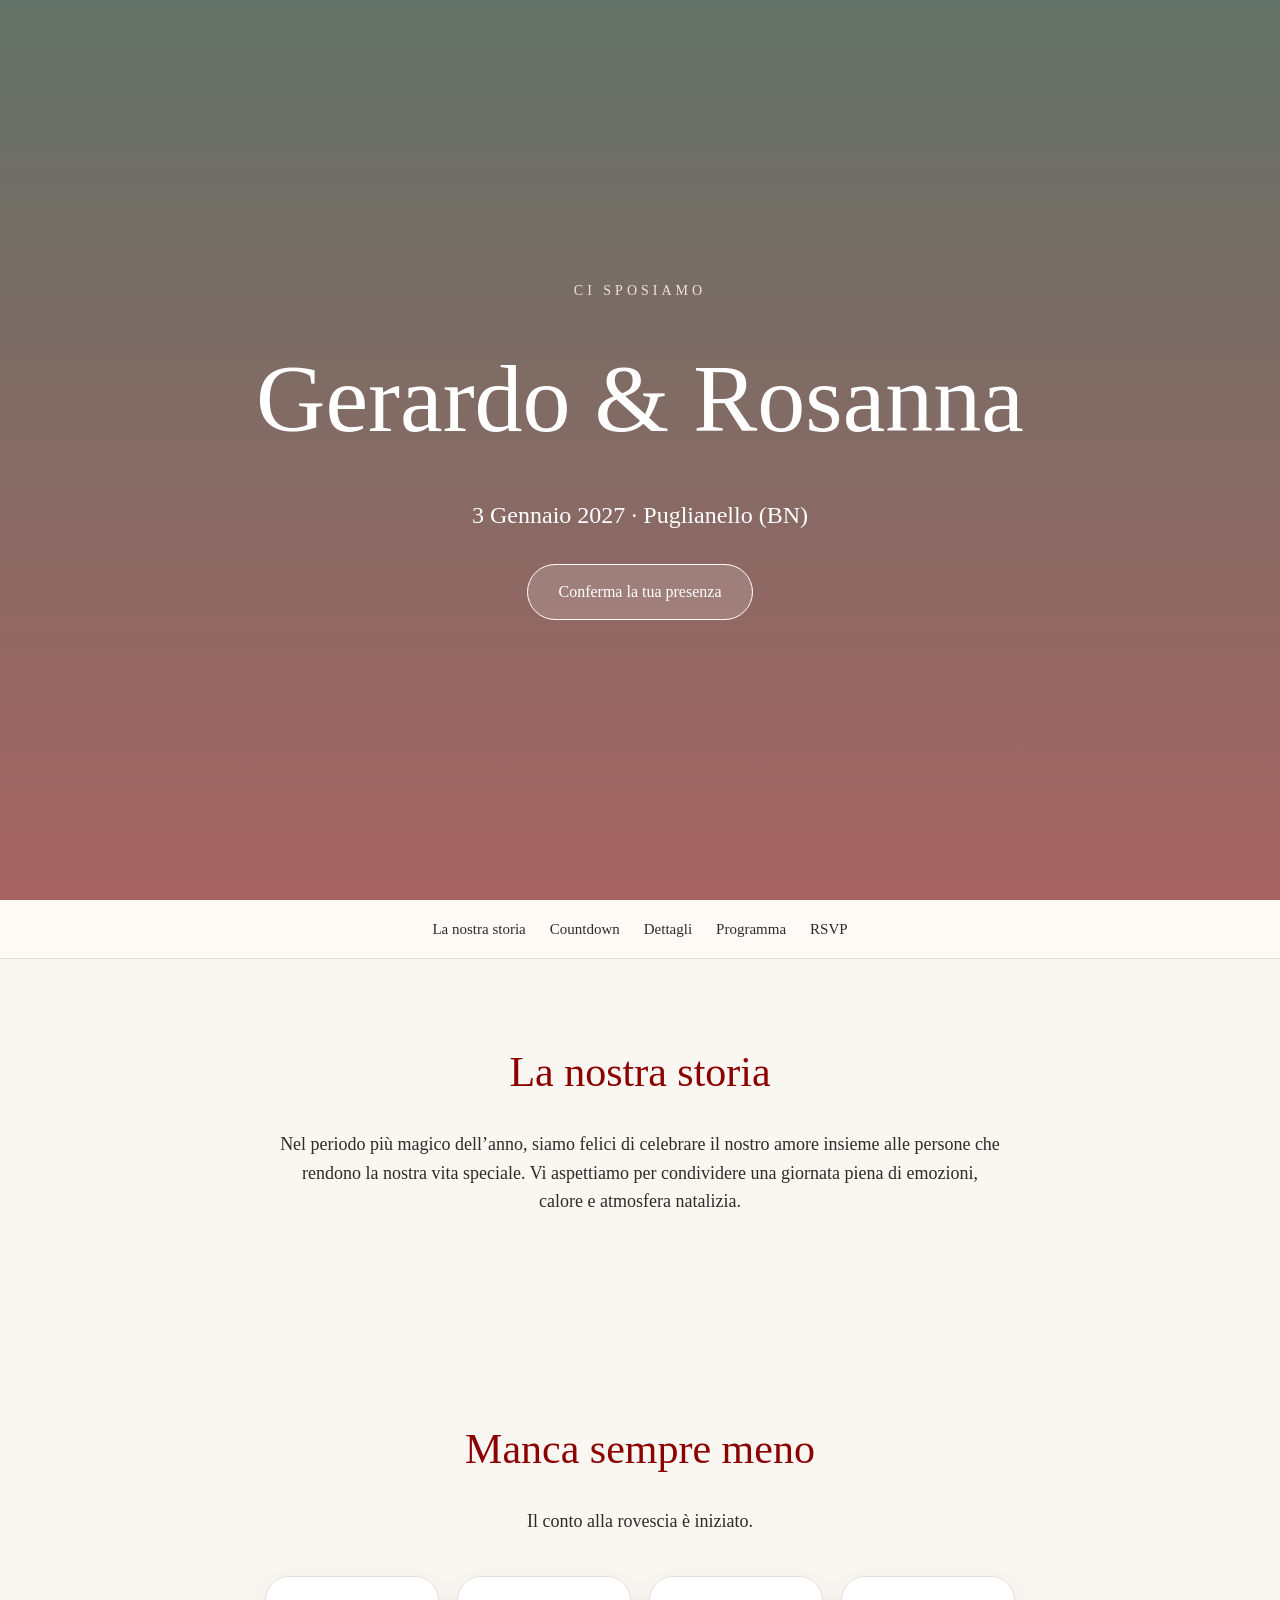
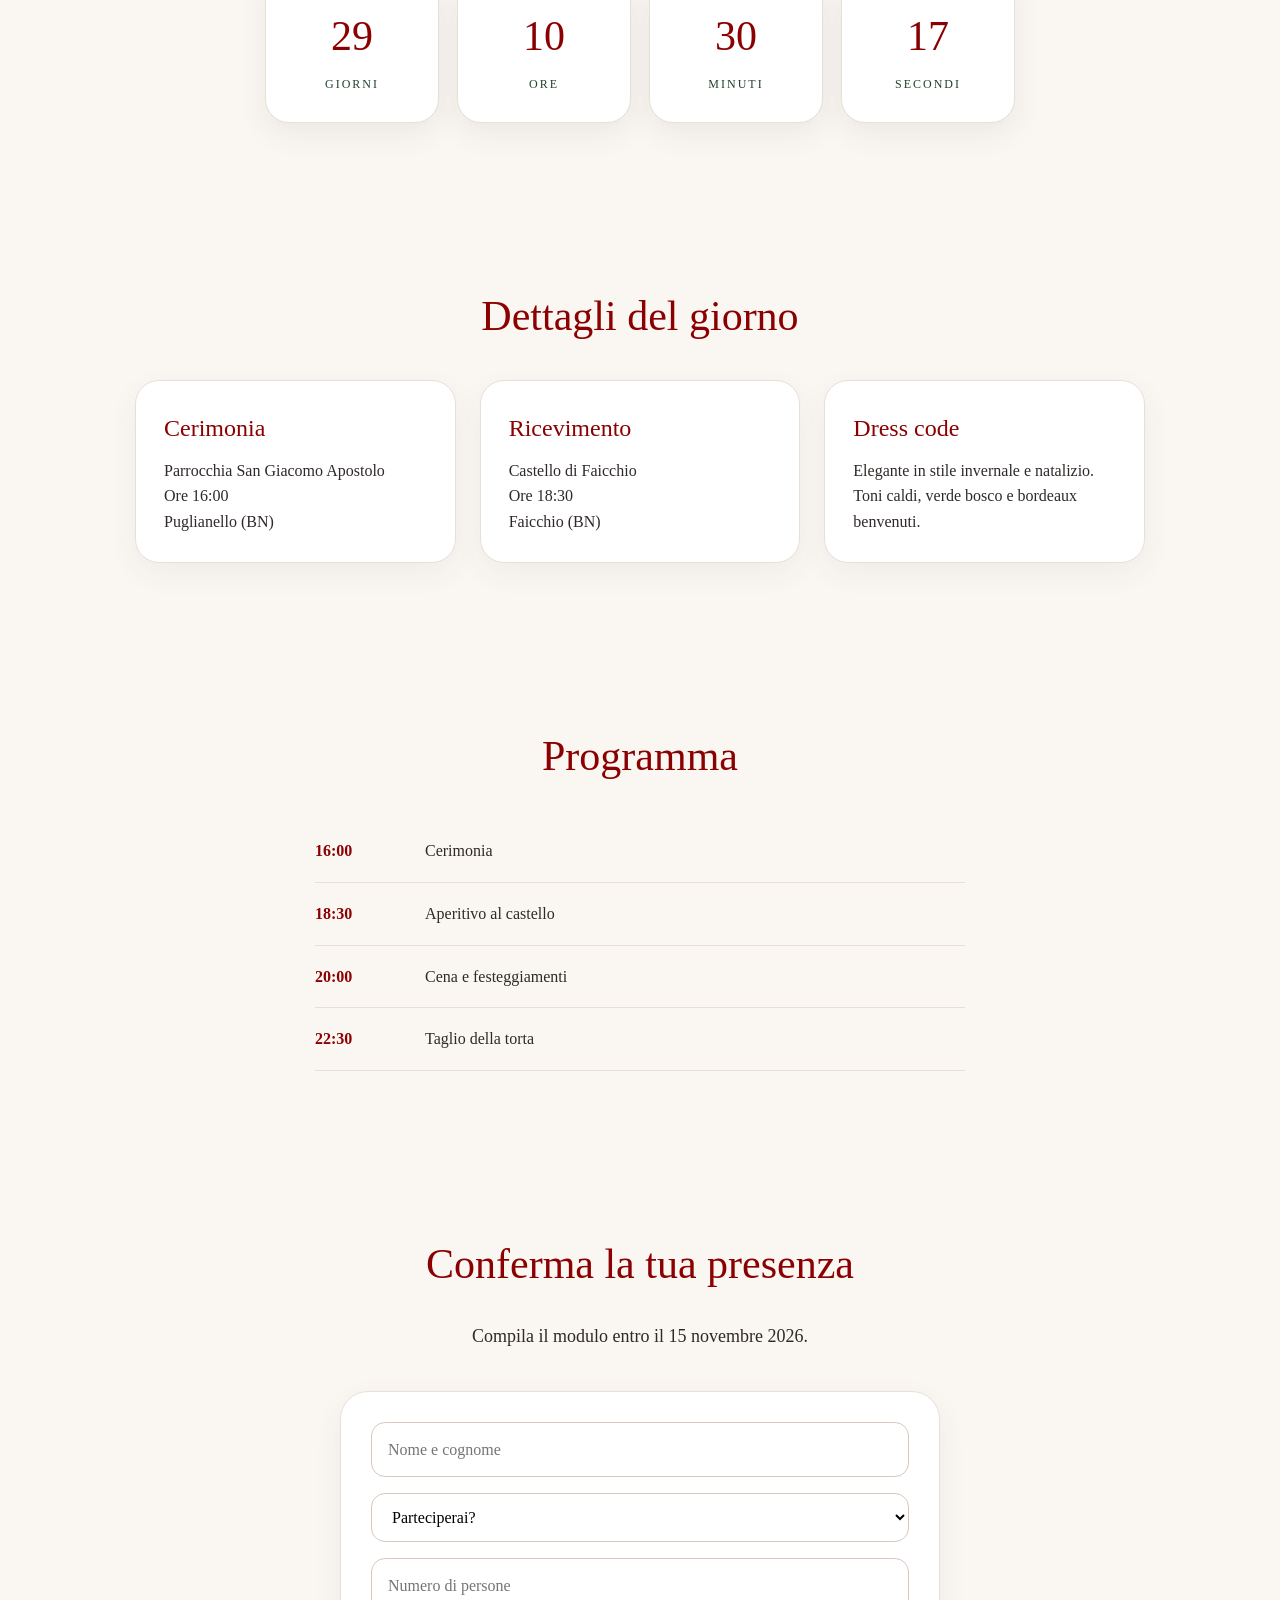
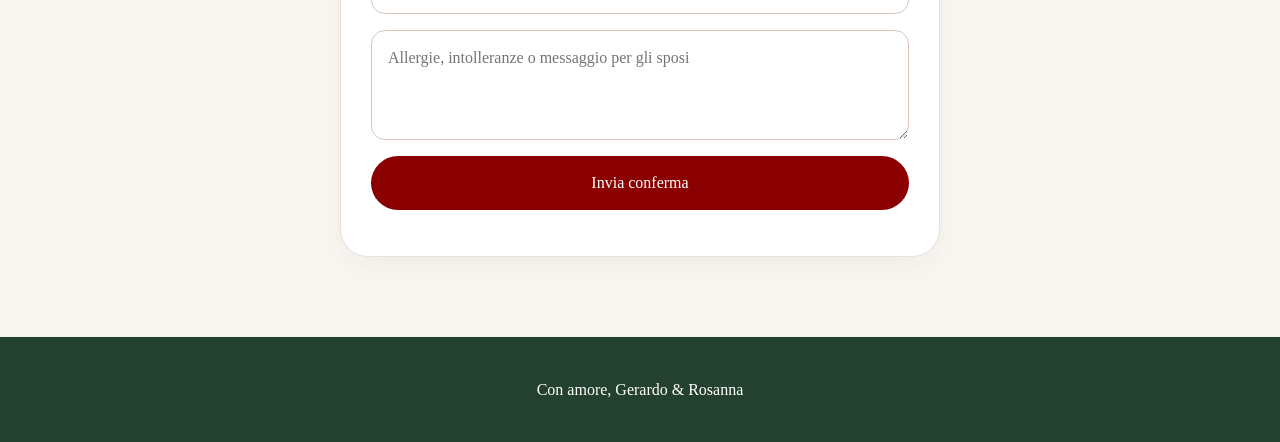
<file: preview.html>
<!DOCTYPE html>
<html lang="it">
<head>
  <meta charset="UTF-8" />
  <meta name="viewport" content="width=device-width, initial-scale=1.0" />

  <title>Gerardo & Rosanna - Matrimonio</title>

  <style>
    * {
      box-sizing: border-box;
      margin: 0;
      padding: 0;
    }

    html {
      scroll-behavior: smooth;
    }

    body {
      font-family: Georgia, "Times New Roman", serif;
      color: #2f2a28;
      background: #faf7f2;
      line-height: 1.6;
    }

    header {
      min-height: 100vh;
      display: flex;
      align-items: center;
      justify-content: center;
      text-align: center;
      padding: 40px 20px;
      color: white;
      background:
        linear-gradient(rgba(18, 43, 30, 0.65), rgba(120, 20, 20, 0.65)),
        url("https://images.unsplash.com/photo-1511795409834-ef04bbd61622?auto=format&fit=crop&w=1600&q=80")
        center/cover;
    }

    .hero {
      max-width: 850px;
    }

    .eyebrow {
      text-transform: uppercase;
      letter-spacing: 4px;
      font-size: 14px;
      margin-bottom: 20px;
      color: #f6dede;
    }

    h1 {
      font-size: clamp(48px, 10vw, 96px);
      font-weight: normal;
      margin-bottom: 20px;
    }

    .date {
      font-size: 24px;
      margin-bottom: 30px;
    }

    .button {
      display: inline-block;
      padding: 14px 30px;
      border: 1px solid white;
      border-radius: 999px;
      color: white;
      text-decoration: none;
      background: rgba(255, 255, 255, 0.15);
      transition: 0.2s ease;
    }

    .button:hover {
      background: white;
      color: #8b0000;
    }

    nav {
      position: sticky;
      top: 0;
      background: rgba(255, 250, 245, 0.95);
      backdrop-filter: blur(8px);
      border-bottom: 1px solid #eadfd7;
      z-index: 10;
    }

    nav ul {
      list-style: none;
      display: flex;
      justify-content: center;
      flex-wrap: wrap;
      gap: 24px;
      padding: 16px;
    }

    nav a {
      color: #2f2a28;
      text-decoration: none;
      font-size: 15px;
    }

    section {
      padding: 80px 20px;
      max-width: 1050px;
      margin: auto;
    }

    h2 {
      font-size: 42px;
      font-weight: normal;
      text-align: center;
      margin-bottom: 24px;
      color: #8b0000;
    }

    .intro {
      text-align: center;
      max-width: 720px;
      margin: 0 auto 40px;
      font-size: 18px;
    }

    .countdown-box {
      display: grid;
      grid-template-columns: repeat(4, 1fr);
      gap: 18px;
      max-width: 750px;
      margin: 40px auto 0;
    }

    .countdown-item {
      background: white;
      border: 1px solid #eadfd7;
      border-radius: 24px;
      padding: 26px 16px;
      text-align: center;
      box-shadow: 0 10px 30px rgba(61, 52, 47, 0.08);
    }

    .countdown-item span {
      display: block;
      font-size: 42px;
      color: #8b0000;
    }

    .countdown-item small {
      text-transform: uppercase;
      letter-spacing: 2px;
      font-size: 12px;
      color: #23412e;
    }

    .cards {
      display: grid;
      grid-template-columns: repeat(auto-fit, minmax(240px, 1fr));
      gap: 24px;
      margin-top: 30px;
    }

    .card {
      background: white;
      border: 1px solid #eadfd7;
      border-radius: 24px;
      padding: 28px;
      box-shadow: 0 10px 30px rgba(61, 52, 47, 0.06);
    }

    .card h3 {
      font-size: 24px;
      margin-bottom: 10px;
      font-weight: normal;
      color: #8b0000;
    }

    .timeline {
      max-width: 650px;
      margin: 30px auto 0;
    }

    .timeline-item {
      display: grid;
      grid-template-columns: 90px 1fr;
      gap: 20px;
      padding: 18px 0;
      border-bottom: 1px solid #eadfd7;
    }

    .time {
      color: #8b0000;
      font-weight: bold;
    }

    form {
      max-width: 600px;
      margin: 30px auto 0;
      display: grid;
      gap: 16px;
      background: white;
      padding: 30px;
      border-radius: 28px;
      border: 1px solid #eadfd7;
      box-shadow: 0 10px 30px rgba(61, 52, 47, 0.06);
    }

    input, select, textarea {
      width: 100%;
      padding: 14px 16px;
      border: 1px solid #d8c7bd;
      border-radius: 14px;
      font: inherit;
      background: white;
    }

    textarea {
      min-height: 110px;
      resize: vertical;
    }

    button {
      padding: 14px 24px;
      border: none;
      border-radius: 999px;
      background: #8b0000;
      color: white;
      font: inherit;
      cursor: pointer;
    }

    button:hover {
      background: #6f0000;
    }

    #form-message {
      text-align: center;
      font-weight: bold;
      color: #23412e;
    }

    footer {
      text-align: center;
      padding: 40px 20px;
      background: #23412e;
      color: white;
    }

    @media (max-width: 700px) {
      .countdown-box {
        grid-template-columns: repeat(2, 1fr);
      }

      .timeline-item {
        grid-template-columns: 70px 1fr;
      }
    }
  </style>
</head>

<body>

  <header id="home">
    <div class="hero">
      <p class="eyebrow">Ci sposiamo</p>
      <h1>Gerardo & Rosanna</h1>
      <p class="date">3 Gennaio 2027 · Puglianello (BN)</p>
      <a class="button" href="#rsvp">Conferma la tua presenza</a>
    </div>
  </header>

  <nav>
    <ul>
      <li><a href="#storia">La nostra storia</a></li>
      <li><a href="#countdown">Countdown</a></li>
      <li><a href="#dettagli">Dettagli</a></li>
      <li><a href="#programma">Programma</a></li>
      <li><a href="#rsvp">RSVP</a></li>
    </ul>
  </nav>

  <section id="storia">
    <h2>La nostra storia</h2>
    <p class="intro">
      Nel periodo più magico dell’anno, siamo felici di celebrare il nostro amore
      insieme alle persone che rendono la nostra vita speciale.
      Vi aspettiamo per condividere una giornata piena di emozioni,
      calore e atmosfera natalizia.
    </p>
  </section>

  <section id="countdown">
    <h2>Manca sempre meno</h2>
    <p class="intro">
      Il conto alla rovescia è iniziato.
    </p>

    <div class="countdown-box">
      <div class="countdown-item">
        <span id="days">0</span>
        <small>Giorni</small>
      </div>

      <div class="countdown-item">
        <span id="hours">0</span>
        <small>Ore</small>
      </div>

      <div class="countdown-item">
        <span id="minutes">0</span>
        <small>Minuti</small>
      </div>

      <div class="countdown-item">
        <span id="seconds">0</span>
        <small>Secondi</small>
      </div>
    </div>
  </section>

  <section id="dettagli">
    <h2>Dettagli del giorno</h2>

    <div class="cards">
      <div class="card">
        <h3>Cerimonia</h3>
        <p>
          Parrocchia San Giacomo Apostolo<br />
          Ore 16:00<br />
          Puglianello (BN)
        </p>
      </div>

      <div class="card">
        <h3>Ricevimento</h3>
        <p>
          Castello di Faicchio<br />
          Ore 18:30<br />
          Faicchio (BN)
        </p>
      </div>

      <div class="card">
        <h3>Dress code</h3>
        <p>
          Elegante in stile invernale e natalizio.<br />
          Toni caldi, verde bosco e bordeaux benvenuti.
        </p>
      </div>
    </div>
  </section>

  <section id="programma">
    <h2>Programma</h2>

    <div class="timeline">
      <div class="timeline-item">
        <div class="time">16:00</div>
        <div>Cerimonia</div>
      </div>

      <div class="timeline-item">
        <div class="time">18:30</div>
        <div>Aperitivo al castello</div>
      </div>

      <div class="timeline-item">
        <div class="time">20:00</div>
        <div>Cena e festeggiamenti</div>
      </div>

      <div class="timeline-item">
        <div class="time">22:30</div>
        <div>Taglio della torta</div>
      </div>
    </div>
  </section>

  <section id="rsvp">
    <h2>Conferma la tua presenza</h2>

    <p class="intro">
      Compila il modulo entro il 15 novembre 2026.
    </p>

    <form id="rsvp-form">
      <input type="text" name="nome" placeholder="Nome e cognome" required />

      <select name="partecipazione" required>
        <option value="">Parteciperai?</option>
        <option value="Sì">Sì, con gioia</option>
        <option value="No">No, purtroppo</option>
      </select>

      <input type="number" name="numero_invitati" placeholder="Numero di persone" min="1" />

      <textarea name="messaggio" placeholder="Allergie, intolleranze o messaggio per gli sposi"></textarea>

      <button type="submit">Invia conferma</button>

      <p id="form-message"></p>
    </form>
  </section>

  <footer>
    <p>Con amore, Gerardo & Rosanna</p>
  </footer>

  <script>
    /* COUNTDOWN */
    const weddingDate = new Date("2027-01-03T16:00:00").getTime();

    function updateCountdown() {
      const now = new Date().getTime();
      const distance = weddingDate - now;

      if (distance <= 0) {
        document.getElementById("days").innerText = "0";
        document.getElementById("hours").innerText = "0";
        document.getElementById("minutes").innerText = "0";
        document.getElementById("seconds").innerText = "0";
        return;
      }

      const days = Math.floor(distance / (1000 * 60 * 60 * 24));
      const hours = Math.floor((distance / (1000 * 60 * 60)) % 24);
      const minutes = Math.floor((distance / (1000 * 60)) % 60);
      const seconds = Math.floor((distance / 1000) % 60);

      document.getElementById("days").innerText = days;
      document.getElementById("hours").innerText = hours;
      document.getElementById("minutes").innerText = minutes;
      document.getElementById("seconds").innerText = seconds;
    }

    updateCountdown();
    setInterval(updateCountdown, 1000);


    /* FORM RSVP COLLEGATO A GOOGLE FOGLI */
    const GOOGLE_SCRIPT_URL = "INCOLLA_QUI_IL_TUO_LINK_GOOGLE_SCRIPT";

    const form = document.getElementById("rsvp-form");
    const message = document.getElementById("form-message");

    form.addEventListener("submit", function(event) {
      event.preventDefault();

      message.innerText = "Invio in corso...";

      const formData = new FormData(form);

      fetch(GOOGLE_SCRIPT_URL, {
        method: "POST",
        body: formData
      })
      .then(function(response) {
        message.innerText = "Grazie! La tua conferma è stata inviata.";
        form.reset();
      })
      .catch(function(error) {
        message.innerText = "Errore nell'invio. Riprova più tardi.";
      });
    });
  </script>

</body>
</html>
</file>
<file: style.css>
*{
  box-sizing:border-box;
  margin:0;
  padding:0;
}

html{
  scroll-behavior:smooth;
  width:100%;
  overflow-x:hidden;
}

body{
  width:100%;
  overflow-x:hidden;
  font-family:Georgia,"Times New Roman",serif;
  background:#faf7f2;
  color:#2f2a28;
  line-height:1.6;
}

header{
  min-height:100vh;
  display:flex;
  align-items:center;
  justify-content:center;
  text-align:center;
  padding:40px 20px;
  color:white;
}

/* HOMEPAGE HERO */

.homepage-hero{
  position:relative;
  overflow:hidden;
  background:
    linear-gradient(rgba(18,43,30,.35),rgba(80,20,20,.45)),
    url("images/background-homepage-v2.png")
    center center/cover no-repeat;
  background-color:#120f0d;
}

.hero{
  max-width:850px;
}

.hero-homepage{
  width:100%;
  max-width:1100px;
  min-height:82vh;
  display:flex;
  flex-direction:column;
  align-items:center;
  justify-content:center;
  text-align:center;
  padding:34px 20px;
  position:relative;
  z-index:2;
}

.homepage-logo {
  width: 220px;
  max-width: 50vw;
  height: auto;
  margin: 0 auto 24px;
  display: block;

  /* Logo più piccolo e leggermente più in alto, senza sovrapposizioni */
  transform: translateY(-42px);

  filter:
    brightness(1.15)
    contrast(1.08)
    drop-shadow(0 2px 5px rgba(0, 0, 0, 0.55))
    drop-shadow(0 0 16px rgba(214, 170, 72, 0.18));

  animation: fadeInLogo 1.4s ease both;
}

.homepage-eyebrow{
  font-size:21px;
  letter-spacing:9px;
  text-transform:uppercase;
  color:#f0d7a1;
  margin-top:-18px;
  margin-bottom:24px;
  font-weight:600;
  text-shadow:
    0 2px 5px rgba(0,0,0,.75),
    0 0 12px rgba(0,0,0,.35);
}

.homepage-names{
  font-family:'Cormorant Garamond', Georgia, serif;
  font-size:clamp(58px,8vw,118px);
  line-height:.92;
  font-weight:600;
  color:#fff7e8;
  margin-bottom:24px;
  text-shadow:
    0 4px 18px rgba(0,0,0,.78),
    0 0 26px rgba(212,175,55,.18);
}

.homepage-date{
  font-size:clamp(21px,2.4vw,32px);
  letter-spacing:4px;
  text-transform:uppercase;
  color:#e9c879;
  text-shadow:0 4px 18px rgba(0,0,0,.78);
}

.homepage-button{
  margin-top:32px;
  display:inline-block;
  padding:15px 34px;
  border-radius:999px;
  text-decoration:none;
  background:rgba(255,255,255,.08);
  border:1px solid rgba(255,255,255,.38);
  color:white;
  backdrop-filter:blur(10px);
  transition:.25s ease;
  box-shadow:0 12px 30px rgba(0,0,0,.18);
}

.homepage-button:hover{
  transform:translateY(-2px);
  background:rgba(255,255,255,.14);
}

.eyebrow{
  text-transform:uppercase;
  letter-spacing:4px;
  margin-bottom:20px;
}

h1{
  font-size:clamp(48px,10vw,96px);
  margin-bottom:20px;
}

.date{
  font-size:24px;
  margin-bottom:30px;
}

.button{
  display:inline-block;
  padding:14px 30px;
  border-radius:999px;
  border:1px solid white;
  text-decoration:none;
  color:white;
}

/* NAVBAR */

nav{
  position:sticky;
  top:0;
  background:rgba(255,250,245,.96);
  backdrop-filter:blur(10px);
  -webkit-backdrop-filter:blur(10px);
  z-index:10;
  border-bottom:1px solid rgba(196,154,84,.14);
  box-shadow:0 10px 30px rgba(80,50,30,.04);
}

nav ul{
  display:flex;
  justify-content:center;
  align-items:center;
  gap:34px;
  list-style:none;
  padding:18px 16px;
  flex-wrap:wrap;
}

nav a{
  position:relative;
  text-decoration:none;
  color:#2f2a28;
  font-size:20px;
  line-height:1;
  transition:.25s ease;
}

nav a:not(.nav-lista-nozze)::after{
  content:"";
  position:absolute;
  left:50%;
  bottom:-9px;
  width:0;
  height:1px;
  background:#c49a54;
  transform:translateX(-50%);
  transition:.25s ease;
}

nav a:not(.nav-lista-nozze):hover{
  color:#8b0000;
}

nav a:not(.nav-lista-nozze):hover::after{
  width:70%;
}

.nav-lista-nozze{
  display:inline-flex;
  align-items:center;
  justify-content:center;
  gap:8px;
  padding:12px 24px;
  border-radius:999px;
  color:#8b0000;
  background:rgba(255,255,255,.58);
  border:1px solid rgba(196,154,84,.34);
  box-shadow:
    0 12px 26px rgba(80,50,30,.08),
    0 0 18px rgba(196,154,84,.12);
  transition:.28s ease;
}

.nav-lista-nozze:hover{
  transform:translateY(-2px);
  background:rgba(255,255,255,.86);
  border-color:rgba(196,154,84,.58);
  box-shadow:
    0 18px 34px rgba(80,50,30,.12),
    0 0 24px rgba(196,154,84,.22);
}

.nav-gift-icon{
  font-size:18px;
  line-height:1;
  display:inline-block;
  transform:translateY(-1px);
}

section{
  padding:80px 20px;
  max-width:1100px;
  margin:auto;
}

h2{
  text-align:center;
  font-size:42px;
  margin-bottom:24px;
  color:#8b0000;
}

.intro{
  position: relative;

  max-width: 780px;
  margin: 0 auto 28px;

  text-align: center;

  color: #4b0015;

  font-family: "Cormorant Garamond", Georgia, serif;
  font-size: clamp(24px, 2.4vw, 36px);
  font-weight: 500;

  line-height: 1.18;
  letter-spacing: 0.1px;
}

.intro::before{
  content: "✦";
  display: block;

  margin-bottom: 12px;

  color: #c49a54;
  font-size: 16px;
  line-height: 1;
}

@media (max-width: 700px){

  .intro{
    max-width: 90%;
    margin-bottom: 18px;

    font-size: clamp(21px, 6.2vw, 28px);
    line-height: 1.22;
  }

  .intro::before{
    margin-bottom: 8px;
    font-size: 14px;
  }

}

.countdown-box{
  display:grid;
  grid-template-columns:repeat(4,1fr);
  gap:18px;
  margin-top:40px;
}

.countdown-item{
  background:white;
  border-radius:24px;
  padding:26px 16px;
  text-align:center;
}

.countdown-item span{
  display:block;
  font-size:42px;
  color:#8b0000;
}

.cards{
  display:grid;
  grid-template-columns:repeat(auto-fit,minmax(240px,1fr));
  gap:24px;
}

.card{
  background:white;
  padding:28px;
  border-radius:24px;
}

/* PROGRAMMA PREMIUM */

.programma-section{
  max-width:1180px;
  padding:96px 20px 92px;
  text-align:center;
}

.programma-header{
  max-width:760px;
  margin:0 auto 58px;
}

.programma-top-decoration{
  width:72px;
  height:auto;
  margin:0 auto 20px;
  display:block;
}

.programma-section h2{
  font-size:clamp(42px,6vw,70px);
  letter-spacing:0;
  text-transform:none;
  margin-bottom:14px;
  line-height:1.05;
}

.programma-divider{
  width:210px;
  height:auto;
  margin:0 auto 24px;
  display:block;
}

.programma-subtitle{
  max-width:760px;
  margin:0 auto;
  font-size:21px;
  line-height:1.7;
}

.programma-timeline{
  position:relative;
  max-width:980px;
  margin:42px auto 0;
  display:grid;
  grid-template-columns:repeat(4,1fr);
  gap:26px;
}

.programma-timeline::before{
  content:"";
  position:absolute;
  top:126px;
  left:7%;
  right:7%;
  height:1px;
  background:linear-gradient(90deg, transparent, rgba(196,154,84,.75), transparent);
}

.programma-item{
  position:relative;
  z-index:2;
  text-align:center;
}

.programma-icon-wrapper{
  position:relative;
  width:126px;
  height:126px;
  margin:0 auto 28px;
  border:1px solid rgba(196,154,84,.34);
  border-radius:64px 64px 0 0;
  display:flex;
  align-items:center;
  justify-content:center;
  background:#faf7f2;
}

.programma-icon{
  width:66px;
  height:66px;
  object-fit:contain;
  transform:translateY(-10px);
}

.programma-date{
  position:absolute;
  left:50%;
  bottom:14px;
  transform:translateX(-50%);
  color:#5a5551;
  font-size:10px;
  font-weight:500;
  letter-spacing:1.4px;
  line-height:1;
  white-space:nowrap;
}

.programma-dot{
  width:13px;
  height:13px;
  background:#c49a54;
  border-radius:50%;
  margin:-35px auto 28px;
  position:relative;
  z-index:3;
  box-shadow:0 0 0 6px #faf7f2;
}

.programma-time{
  display:inline-block;
  color:#8b0000;
  font-size:30px;
  letter-spacing:2px;
  margin-bottom:16px;
  font-weight:bold;
  line-height:1;
}

.programma-item h3{
  font-size:19px;
  letter-spacing:3px;
  text-transform:uppercase;
  margin-bottom:10px;
  line-height:1.35;
}

.programma-small-divider{
  width:66px;
  height:auto;
  margin:0 auto 15px;
  display:block;
  opacity:.88;
}

.programma-item p{
  max-width:215px;
  margin:0 auto;
  font-size:16px;
  line-height:1.7;
}

/* CTA LOCATION NEL PROGRAMMA */

.programma-location-cta{
  margin:74px auto 62px;
  text-align:center;
}

.programma-location-button{
  display:inline-flex;
  align-items:center;
  justify-content:center;
  gap:12px;

  padding:15px 30px;

  background:#23412e;
  color:#fff7e8;

  text-decoration:none;
  border:1px solid rgba(35,65,46,.14);
  border-radius:999px;

  font-size:16px;
  line-height:1.2;

  box-shadow:
    0 12px 26px rgba(35,65,46,.18);

  transition:
    transform .25s ease,
    background-color .25s ease,
    box-shadow .25s ease;
}

.programma-location-icon{
  color:#d4af37;
  font-size:18px;
  line-height:1;
}

.programma-location-arrow{
  color:#d4af37;
  font-size:19px;
  line-height:1;
  transition:transform .25s ease;
}

.programma-location-button:hover{
  background:#183021;
  transform:translateY(-2px);
  box-shadow:
    0 16px 32px rgba(35,65,46,.24);
}

.programma-location-button:hover .programma-location-arrow{
  transform:translateX(3px);
}

.programma-footer{
  margin-top:68px;
}

.programma-footer-decoration{
  width:220px;
  height:auto;
  margin:0 auto 18px;
  display:block;
}

.programma-footer p{
  font-size:20px;
  line-height:1.7;
}

.gallery-grid{
  display:grid;
  grid-template-columns:repeat(auto-fit,minmax(250px,1fr));
  gap:20px;
}

.gallery-grid img{
  width:100%;
  height:320px;
  object-fit:cover;
  border-radius:24px;
}

form{
  display:grid;
  gap:16px;
  max-width:600px;
  margin:auto;
  background:white;
  padding:30px;
  border-radius:28px;
}

input,
select,
textarea{
  width:100%;
  padding:14px 16px;
  border-radius:14px;
  border:1px solid #d8c7bd;
}

textarea{
  min-height:120px;
}

button{
  padding:14px 24px;
  border:none;
  border-radius:999px;
  background:#8b0000;
  color:white;
  cursor:pointer;
}

/* RSVP PREMIUM */

#rsvp form{
  gap:22px;
  padding:42px;
}

#rsvp input,
#rsvp select,
#rsvp textarea{
  padding:18px 20px;
  border-radius:22px;
  font-size:18px;
  background:#fff;
  border:1px solid rgba(196,154,84,.32);
  font-family:inherit;
}

#rsvp textarea{
  min-height:105px;
  resize:none;
}

.hidden-fields{
  display:none;
}

.show-fields{
  display:grid;
  gap:22px;
}

#numero_pernottamento.show-fields{
  display:block;
}

.sleep-box{
  padding:4px 2px 0;
}

.sleep-title{
  font-size:24px;
  color:#8b0000;
  margin-bottom:10px;
  text-align:left;
}

.sleep-description{
  font-size:16px;
  line-height:1.7;
  color:#6d625c;
  margin-bottom:18px;
}

.rsvp-note{
  text-align:center;
  font-size:14px;
  color:#8c8178;
  line-height:1.6;
  margin-top:-4px;
}

#form-message{
  text-align:center;
  color:#23412e;
  font-size:15px;
}

@media(max-width:700px){

  #rsvp form{
    padding:28px 20px;
    gap:18px;
  }

  #rsvp input,
  #rsvp select,
  #rsvp textarea{
    font-size:16px;
    padding:16px 18px;
    border-radius:18px;
  }

  .sleep-title{
    font-size:22px;
  }

}

footer{
  text-align:center;
  padding:40px 20px;
  background:#23412e;
  color:white;
}

/* NEVE */

.snow{
  position:fixed;
  top:0;
  left:0;
  width:100%;
  height:100%;
  pointer-events:none;
  z-index:9999;
  overflow:hidden;
}

.snow::before,
.snow::after{
  content:"";
  position:absolute;
  top:-100%;
  left:0;
  width:100%;
  height:300%;
  background-image:
    radial-gradient(white 1px,transparent 1px),
    radial-gradient(white 2px,transparent 2px),
    radial-gradient(white 3px,transparent 3px);

  background-size:
    120px 120px,
    200px 200px,
    300px 300px;

  animation:snowFall 18s linear infinite;
}

.snow::after{
  animation-duration:28s;
  opacity:.5;
}

@keyframes snowFall{
  from{
    transform:translateY(-30%);
  }

  to{
    transform:translateY(30%);
  }
}

@media(max-width:700px){
  .countdown-box{
    grid-template-columns:repeat(2,1fr);
  }
}

/* SCHERMATA INVITO */

.invitation-screen {
  position: fixed;
  inset: 0;
  z-index: 20000;
  background:
    radial-gradient(circle at top, rgba(255,255,255,.25), transparent 35%),
    linear-gradient(135deg, #23412e, #8b0000);
  display: flex;
  align-items: center;
  justify-content: center;
  padding: 24px;
  transition: opacity 1s ease, visibility 1s ease;
}

.invitation-screen.hidden {
  opacity: 0;
  visibility: hidden;
  pointer-events: none;
}

.envelope-card {
  position: relative;
  width: min(92vw, 520px);
  min-height: 330px;
  background: #faf2e8;
  border-radius: 18px;
  box-shadow: 0 30px 80px rgba(0,0,0,.35);
  overflow: hidden;
}

.envelope-flap {
  position: absolute;
  top: 0;
  left: 0;
  width: 100%;
  height: 55%;
  background: #e5cfbb;
  clip-path: polygon(0 0, 100% 0, 50% 100%);
  z-index: 3;
  transform-origin: top;
  transition: transform 1s ease;
}

.invitation-screen.opening .envelope-flap {
  transform: rotateX(180deg);
}

.envelope-content {
  position: relative;
  z-index: 4;
  text-align: center;
  padding: 80px 34px 40px;
  color: #2f2a28;
}

.envelope-content h2 {
  font-size: clamp(38px, 8vw, 62px);
  margin: 12px 0;
  color: #8b0000;
}

.invitation-small {
  text-transform: uppercase;
  letter-spacing: 3px;
  font-size: 12px;
  color: #23412e;
}

.invitation-date {
  font-size: 20px;
  color: #23412e;
}

.open-invitation-button {
  margin-top: 26px;
  padding: 14px 30px;
  border-radius: 999px;
  border: none;
  background: #8b0000;
  color: white;
  font-family: inherit;
  font-size: 16px;
  cursor: pointer;
}

/* LOCATION PAGE */

.location-hero{
  min-height:60vh;
}

.location-card{
  max-width:700px;
  margin:40px auto 0;
  background:white;
  padding:40px;
  border-radius:28px;
  text-align:center;
  box-shadow:0 20px 50px rgba(0,0,0,.08);
}

.location-card h3{
  font-size:32px;
  margin-bottom:14px;
  color:#8b0000;
}

.location-card p{
  margin-bottom:26px;
  font-size:18px;
}

.map-button{
  display:inline-block;
  padding:14px 28px;
  border-radius:999px;
  background:#23412e;
  color:white;
  text-decoration:none;
  transition:.25s ease;
}

.map-button:hover{
  transform:translateY(-2px);
  background:#183021;
}

/* LOCATION PAGE PREMIUM */

.location-page {
  background: #fffaf3;
}

.location-page .location-hero {
  min-height: 42vh;
  background:
    linear-gradient(rgba(20, 20, 15, .55), rgba(70, 25, 15, .55)),
    url("images/viale.png")
    center/cover no-repeat;
  position: relative;
}

.location-page .location-hero::after {
  content: "";
  position: absolute;
  left: 0;
  right: 0;
  bottom: -1px;
  height: 70px;
  background: #fffaf3;
  border-radius: 50% 50% 0 0 / 100% 100% 0 0;
}

.location-main {
  position: relative;
  padding: 30px 20px 60px;
}

.location-intro {
  text-align: center;
  padding: 0 20px 30px;
}

.location-intro h2 {
  color: #8b0000;
  font-size: clamp(34px, 5vw, 52px);
}

.decor {
  color: #c49a54;
  font-size: 34px;
}

.decor-line {
  color: #c49a54;
  font-size: 30px;
  margin-top: -16px;
}

.locations-grid {
  display: flex;
  flex-direction: column;
  align-items: center;
  gap: 40px;

  max-width: 1180px;
  margin: 0 auto;
}

.venue-card {
  width: min(100%, 680px);
  background: white;
  border-radius: 18px;
  padding: 22px 22px 30px;
  text-align: center;
  box-shadow: 0 20px 60px rgba(80, 50, 30, .12);
  border: 1px solid rgba(196, 154, 84, .18);
}

.venue-card img {
  width: 100%;
  height: 360px;
  object-fit: contain;
  margin-bottom: 10px;
}

.venue-type {
  color: #8b0000;
  font-weight: bold;
  font-size: 20px;
  margin-top: 8px;
}

.venue-card h3 {
  font-size: 28px;
  color: #2f2a28;
  margin: 6px 0;
}

.venue-place {
  color: #9b8c7a;
  font-size: 18px;
  margin-bottom: 20px;
}

.location-page .map-button {
  display: inline-block;
  background: #23412e;
  color: white;
  padding: 13px 28px;
  border-radius: 999px;
  text-decoration: none;
  box-shadow: 0 10px 24px rgba(35, 65, 46, .22);
}

.back-home {
  text-align: center;
  margin-top: 42px;
}

.back-home a {
  color: #c49a54;
  text-decoration: none;
  font-size: 16px;
}

@media (max-width: 800px) {
  .locations-grid {
    grid-template-columns: 1fr;
  }

  .venue-card img {
    height: 240px;
  }
}

/* LOGO */

.hero-logo {
  width: 230px;
  max-width: 72%;
  height: auto;
  margin: 0 auto 24px;
  display: block;
  filter: drop-shadow(0 0 14px rgba(212, 175, 55, .45));
  animation: fadeInLogo 1.4s ease both;
}

.location-logo {
  width: 190px;
}

.invitation-logo {
  width: 170px;
  max-width: 72%;
  height: auto;
  margin: 0 auto 16px;
  display: block;
  filter: drop-shadow(0 0 10px rgba(212, 175, 55, .35));
}

.footer-logo {
  width: 105px;
  height: auto;
  margin-bottom: 14px;
  filter: drop-shadow(0 0 8px rgba(212, 175, 55, .35));
}

@keyframes fadeInLogo {
  from {
    opacity: 0;
    transform: translateY(-12px) scale(.96);
  }

  to {
    opacity: 1;
    transform: translateY(0) scale(1);
  }
}

.card,
.countdown-item,
.venue-card,
form {
  box-shadow: 0 18px 45px rgba(80, 50, 30, .08);
  border: 1px solid rgba(196, 154, 84, .16);
}

.button:hover,
button:hover,
.map-button:hover {
  transform: translateY(-2px);
}

.button,
button,
.map-button {
  transition:.25s ease;
}

/* MOBILE */

@media(max-width:900px) {
  nav ul{
    gap:22px;
  }

  nav a{
    font-size:18px;
  }

  .nav-lista-nozze{
    padding:10px 18px;
  }

  .programma-section{
    padding:82px 18px;
  }

  .programma-timeline{
    max-width:520px;
    grid-template-columns:1fr;
    gap:46px;
  }

  .programma-timeline::before{
    top:0;
    bottom:0;
    left:50%;
    right:auto;
    width:1px;
    height:auto;
    background:linear-gradient(180deg, transparent, rgba(196,154,84,.65), transparent);
  }

  .programma-item{
    background:#faf7f2;
    padding-bottom:4px;
  }

  .programma-dot{
    box-shadow:0 0 0 7px #faf7f2;
  }
}

@media(max-width:700px) {
  html,
  body{
    width:100%;
    overflow-x:hidden;
  }

  header{
    min-height:100svh;
    padding:0;
  }

  .homepage-hero{
    width:100%;
    min-height:100svh;
    padding:0;
    background:
      linear-gradient(rgba(18,43,30,.52),rgba(80,20,20,.60)),
      url("images/background-homepage-v2.png")
      72% center/cover no-repeat;
    background-color:#120f0d;
  }

  .hero-homepage{
    width:100%;
    max-width:none;
    min-height:100svh;
    padding:92px 22px 76px;
    justify-content:center;
  }

  .homepage-logo{
    width:155px;
    max-width:48vw;
    margin:0 auto 20px;
    transform:translateY(-24px);
  }

  .homepage-eyebrow{
    font-size:15px;
    letter-spacing:6px;
    margin-top:-8px;
    margin-bottom:20px;
  }

  .homepage-names{
    font-size:clamp(48px,15.5vw,66px);
    line-height:.96;
    max-width:94vw;
    margin-bottom:24px;
    overflow-wrap:normal;
  }

  .homepage-date{
    font-size:17px;
    letter-spacing:4px;
    white-space:nowrap;
  }

  .homepage-button{
    max-width:88vw;
    margin-top:30px;
    padding:14px 28px;
    font-size:15px;
    line-height:1.2;
  }

  nav ul{
    gap:16px;
    padding:14px 10px;
  }

  nav a{
    font-size:17px;
  }

  .nav-lista-nozze{
    padding:9px 15px;
  }

  .nav-gift-icon{
    font-size:16px;
  }

  .hero-logo {
    width: 180px;
    margin-bottom: 18px;
  }

  .invitation-logo {
    width: 135px;
  }

  .location-logo {
    width: 155px;
  }

  .programma-top-decoration{
    width:58px;
  }

  .programma-section h2{
    font-size:clamp(34px,11vw,50px);
  }

  .programma-divider{
    width:160px;
  }

  .programma-subtitle{
    font-size:18px;
  }

  .programma-icon-wrapper{
    width:112px;
    height:112px;
  }

  .programma-icon{
    width:58px;
    height:58px;
    transform:translateY(-9px);
  }

  .programma-date{
    bottom:12px;
    font-size:9px;
    letter-spacing:1.1px;
  }

  .programma-time{
    font-size:26px;
  }

  .programma-item h3{
    font-size:18px;
    letter-spacing:2.5px;
  }

  .programma-location-cta{
    margin:56px auto 48px;
  }

  .programma-location-button{
    padding:14px 24px;
    font-size:15px;
    gap:10px;
  }

  .programma-location-icon{
    font-size:17px;
  }

  .programma-location-arrow{
    font-size:18px;
  }

  .programma-footer-decoration{
    width:190px;
  }

  .programma-footer p{
    font-size:18px;
  }
}

/* =========================================================
   REGALI PAGE - VIAGGIO DI NOZZE
========================================================= */

.regali-page{
  background:#faf7f2;
}

/* INTRO PAGINA */

.regali-hero{
  max-width:900px;
  margin:0 auto;
  text-align:center;
  padding:90px 20px 40px;
}

.regali-intro{
  max-width:760px;
  margin:24px auto 0;
  font-size:20px;
  line-height:1.9;
  color:#6d625c;
}

/* UNA SOLA CARD */

.single-gift-section{
  max-width:1200px;
  margin:10px auto 90px;
  padding:0 20px;
  display:flex;
  justify-content:center;
}

.honeymoon-single-card{
  width:100%;
  max-width:520px;
  background:#fff;
  border:1px solid rgba(196,154,84,.14);
  border-radius:28px;
  overflow:hidden;
  box-shadow:0 20px 50px rgba(80,50,30,.10);
  transition:transform .35s ease, box-shadow .35s ease;
}

.honeymoon-single-card:hover{
  transform:translateY(-4px);
  box-shadow:0 28px 70px rgba(80,50,30,.16);
}

.honeymoon-single-card > img{
  width:100%;
  height:320px;
  object-fit:cover;
  display:block;
}

.honeymoon-single-card .regalo-content{
  padding:32px 30px 34px;
  text-align:center;
}

.honeymoon-single-card .regalo-content h2{
  margin:0 0 16px;
  color:#8b0000;
  font-family:'Cormorant Garamond', Georgia, serif;
  font-size:34px;
  font-weight:600;
  line-height:1.1;
}

.honeymoon-single-card .regalo-content > p{
  margin:0 auto 20px;
  color:#4d4541;
  font-size:18px;
  line-height:1.8;
}

.honeymoon-secret{
  display:block;
  max-width:430px;
  margin:0 auto 20px;
  color:#9b8c7a;
  font-size:16px;
  font-style:italic;
  line-height:1.7;
}

.honeymoon-divider{
  margin:4px auto 20px;
  color:#a47a3a;
  font-size:20px;
  line-height:1;
}

/* IBAN */

.honeymoon-iban{
  display:flex;
  flex-direction:column;
  align-items:center;
  gap:9px;
  margin:0 auto;
}

.honeymoon-iban .iban-label{
  color:#a47a3a;
  font-size:11px;
  font-weight:600;
  letter-spacing:3px;
  text-transform:uppercase;
}

#ibanText{
  display:block;
  max-width:100%;
  color:#3f3733;
  font-family:Georgia, "Times New Roman", serif;
  font-size:16px;
  font-weight:400;
  letter-spacing:.7px;
  line-height:1.5;
  overflow-wrap:anywhere;
}

/* PULSANTE COPIA IBAN
   Il margin-top crea lo spazio tra IBAN e pulsante. */

.copy-iban-button{
  display:inline-flex;
  align-items:center;
  justify-content:center;
  min-width:180px;
  margin:36px auto 0;
  padding:13px 28px;
  color:#fff;
  background:#23412e;
  border:0;
  border-radius:999px;
  box-shadow:0 12px 24px rgba(35,65,46,.18);
  font-family:inherit;
  font-size:15px;
  cursor:pointer;
  transition:transform .25s ease, background .25s ease, box-shadow .25s ease;
}

.copy-iban-button:hover{
  background:#183021;
  transform:translateY(-2px);
  box-shadow:0 16px 30px rgba(35,65,46,.24);
}

/* Messaggio mostrato dopo la copia.
   Supporta entrambi i nomi usati nelle versioni recenti dell'HTML. */

.iban-copy-feedback,
.copy-feedback{
  min-height:20px;
  margin:12px 0 0 !important;
  color:#8b0000 !important;
  font-size:13px !important;
  font-style:italic;
  line-height:1.5;
}

/* MOBILE */

@media(max-width:700px){

  .regali-hero{
    padding:78px 18px 28px;
  }

  .regali-intro{
    font-size:17px;
    line-height:1.75;
  }

  .single-gift-section{
    margin:8px auto 65px;
    padding:0 16px;
  }

  .honeymoon-single-card{
    max-width:390px;
    border-radius:22px;
  }

  .honeymoon-single-card > img{
    height:235px;
  }

  .honeymoon-single-card .regalo-content{
    padding:26px 20px 28px;
  }

  .honeymoon-single-card .regalo-content h2{
    font-size:29px;
  }

  .honeymoon-single-card .regalo-content > p{
    font-size:16px;
    line-height:1.7;
  }

  .honeymoon-secret{
    font-size:15px;
  }

  #ibanText{
    font-size:14px;
    letter-spacing:.35px;
  }

  .copy-iban-button{
    width:min(100%,280px);
    margin-top:34px;
    padding:14px 24px;
    font-size:15px;
  }
}

/* FLOATING HOME BUTTON */

.floating-home{
  position:fixed;
  right:22px;
  bottom:22px;
  width:74px;
  height:74px;
  z-index:9998;
  display:flex;
  align-items:center;
  justify-content:center;
  text-decoration:none;
  background:transparent;
  border:none;
  border-radius:50%;
  filter:drop-shadow(0 14px 26px rgba(0,0,0,.28));
  transition:.25s ease;
}

.floating-home img{
  width:100%;
  height:100%;
  object-fit:contain;
  display:block;
}

.floating-home:hover{
  transform:translateY(-3px) scale(1.04);
  filter:
    drop-shadow(0 18px 34px rgba(0,0,0,.32))
    drop-shadow(0 0 18px rgba(212,175,55,.35));
}

.floating-home::after{
  content:"Torna alla home";
  position:absolute;
  right:86px;
  white-space:nowrap;
  background:rgba(35,65,46,.92);
  color:#fff7e8;
  padding:10px 14px;
  border-radius:999px;
  font-size:13px;
  opacity:0;
  pointer-events:none;
  transform:translateX(8px);
  transition:.25s ease;
  box-shadow:0 10px 24px rgba(0,0,0,.16);
}

.floating-home:hover::after{
  opacity:1;
  transform:translateX(0);
}

@media(max-width:700px){

  .floating-home{
    width:62px;
    height:62px;
    right:14px;
    bottom:14px;
  }

  .floating-home::after{
    display:none;
  }
}

/* HAMBURGER MENU */

.menu-toggle{
  position:fixed;
  top:26px;
  right:26px;
  width:56px;
  height:56px;
  padding:0;
  border-radius:50%;
  background:rgba(35,65,46,.78);
  border:1px solid rgba(255,255,255,.38);
  display:flex;
  flex-direction:column;
  align-items:center;
  justify-content:center;
  gap:6px;
  cursor:pointer;
  z-index:30000;
  box-shadow:0 12px 30px rgba(0,0,0,.22);
}

.menu-toggle span{
  width:24px;
  height:2px;
  background:#fff7e8;
  border-radius:999px;
  display:block;
  transition:.3s ease;
  transform-origin:center;
}

.menu-toggle.open span:nth-child(1){
  transform:translateY(8px) rotate(45deg);
}

.menu-toggle.open span:nth-child(2){
  opacity:0;
}

.menu-toggle.open span:nth-child(3){
  transform:translateY(-8px) rotate(-45deg);
}

.side-overlay{
  position:fixed;
  inset:0;
  background:rgba(15,10,8,.36);
  backdrop-filter:blur(4px);
  opacity:0;
  visibility:hidden;
  transition:.35s ease;
  z-index:19998;
}

.side-overlay.open{
  opacity:1;
  visibility:visible;
}

.side-menu{
  position:fixed;
  top:0;
  right:-340px;
  width:310px;
  max-width:82vw;
  height:100vh;
  background:#fffaf3;
  border-left:1px solid rgba(196,154,84,.22);
  box-shadow:-14px 0 45px rgba(0,0,0,.16);
  padding:34px 30px;
  z-index:20000;
  transition:right .42s cubic-bezier(.77,0,.18,1);
  display:flex;
  flex-direction:column;
}

.side-menu.open{
  right:0;
}

.side-logo{
  width:130px;
  margin:24px auto 42px;
  display:block;
}

.side-menu .side-nav{
  position:static;
  display:flex;
  flex-direction:column;
  align-items:flex-start;
  gap:22px;
  padding:0;
  background:transparent;
  box-shadow:none;
  border:none;
  backdrop-filter:none;
}

.side-menu .side-nav a{
  color:#2f2a28;
  text-decoration:none;
  font-family:'Cormorant Garamond', Georgia, serif;
  font-size:30px;
  line-height:1.1;
}

.side-menu .side-nav a:hover{
  color:#8b0000;
}

@media(max-width:700px){
  .menu-toggle{
    width:48px;
    height:48px;
    top:16px;
    right:16px;
    gap:5px;
  }

  .menu-toggle span{
    width:22px;
  }

  .side-menu{
    width:72vw;
    max-width:300px;
    padding:30px 22px;
  }

  .side-logo{
    width:92px;
    margin:18px auto 34px;
  }

  .side-menu .side-nav{
    gap:20px;
  }

  .side-menu .side-nav a{
    font-size:24px;
  }
}

/* MOBILE HERO FIX */
@media(max-width:900px){
  html,
  body{
    width:100%;
    overflow-x:hidden;
  }

  .homepage-hero,
  .snow{
    max-width:100vw;
    overflow:hidden;
  }

  .hero-homepage{
    box-sizing:border-box;
  }
}

@media(max-width:900px){

  .menu-toggle{
    width:48px;
    height:48px;
    top:16px;
    right:16px;
    gap:5px;
  }

  .menu-toggle span{
    width:22px;
  }

  .side-menu{
    width:280px;
    max-width:68vw;
    right:-300px;
    padding:30px 22px;
  }

  .side-menu.open{
    right:0;
  }

  .side-logo{
    width:82px;
    margin:18px auto 34px;
  }

  .side-menu .side-nav{
    gap:18px;
  }

  .side-menu .side-nav a{
    font-size:22px;
  }

}

/* LOCATION HERO MOBILE FIX */

.location-page .location-hero .hero{
  position:relative;
  z-index:2;
}

@media(max-width:700px){

  .location-page .location-hero{
    min-height:68svh;
    padding:90px 20px 120px;
    align-items:center;
  }

  .location-page .location-hero h1{
    font-size:clamp(46px,14vw,70px);
    line-height:.95;
    margin-bottom:14px;
  }

  .location-page .location-hero::after{
    height:46px;
  }

}

/* MUSIC PLAYER */

.music-player{
  position:fixed;
  left:20px;
  bottom:20px;
  z-index:30000;
}

#musicToggle{
  background:rgba(35,65,46,.92);
  color:#fff7e8;
  border:none;
  border-radius:999px;
  padding:12px 18px;
  font-size:14px;
  cursor:pointer;
  backdrop-filter:blur(10px);
  box-shadow:0 10px 24px rgba(0,0,0,.22);
  transition:.25s ease;
}

#musicToggle:hover{
  transform:translateY(-2px);
}

@media(max-width:700px){

  .music-player{
    left:14px;
    bottom:14px;
  }

  #musicToggle{
    font-size:13px;
    padding:10px 16px;
  }

}

/* ESPLORA IL SANNIO */

.esplora-page{
  background:#fffaf3;
}

.esplora-hero{
  min-height:62vh;
  background:
    linear-gradient(rgba(20,20,15,.50),rgba(70,25,15,.58)),
    url("images/viale.png") center/cover no-repeat;
}

.esplora-hero-text{
  max-width:760px;
  margin:24px auto 0;
  font-size:21px;
  line-height:1.8;
  color:#fff7e8;
}

.esplora-main{
  padding:30px 20px 70px;
}

.esplora-intro,
.heart-places-section{
  text-align:center;
  max-width:1000px;
  margin:0 auto;
}

.must-see-grid{
  max-width:1180px;
  margin:0 auto 90px;
  display:grid;
  grid-template-columns:repeat(2,minmax(320px,1fr));
  gap:34px;
  padding:0;
}

.must-see-card,
.heart-place-card{
  background:white;
  border-radius:28px;
  overflow:hidden;
  border:1px solid rgba(196,154,84,.18);
  box-shadow:0 20px 60px rgba(80,50,30,.10);
  transition:.35s ease;
}

.must-see-card:hover,
.heart-place-card:hover{
  transform:translateY(-4px);
  box-shadow:0 28px 70px rgba(80,50,30,.16);
}

.must-see-image,
.heart-place-image{
  background:#e8ddd1;
  background-size:cover;
  background-position:center;
  background-repeat:no-repeat;
  position:relative;
  transition:.7s ease;
}

.must-see-image{
  height:320px;
}

.heart-place-image{
  height:230px;
}

.must-see-image::after,
.heart-place-image::after{
  content:"";
  position:absolute;
  inset:0;
  background:linear-gradient(
    rgba(60,35,20,.08),
    rgba(35,20,15,.20)
  );
}

.must-see-card:hover .must-see-image,
.heart-place-card:hover .heart-place-image{
  transform:scale(1.04);
}

.must-see-image.santagata{
  background-image:url("images/esplora/santagata-de-goti.jpg");
}

.must-see-image.grassano{
  background-image:url("images/esplora/parco-del-grassano.jpg");
}

.must-see-image.benevento{
  background-image:url("images/esplora/benevento.jpg");
}

.must-see-image.cerreto{
  background-image:url("images/esplora/cerreto-sannita.jpg");
}

.must-see-image.telese{
  background-image:url("images/esplora/telese-terme.jpg");
}

.must-see-image.caserta{
  background-image:url("images/esplora/reggia-di-caserta.jpg");
}

.must-see-image.acquedotto{
  background-image:url("images/esplora/acquedotto-carolino.jpg");
}

.heart-place-image.foro{
  background-image:url("images/esplora/foro-dei-baroni.jpg");
}

.heart-place-image.historia{
  background-image:url("images/esplora/historia-birreria.jpg");
}

.heart-place-image.pepe{
  background-image:url("images/esplora/pepe-in-grani.jpg");
}

.heart-place-image.europa{
  background-image:url("images/esplora/bar-europa-la-cucchiara.jpg");
}

.heart-place-image.minerva{
  background-image:url("images/esplora/pasticceria-la-minerva.jpg");
}

.heart-place-image.big{
  background-image:url("images/esplora/bar-big.jpg");
}

.must-see-content{
  padding:34px 30px 36px;
  text-align:center;
  background:white;
  position:relative;
  z-index:2;
}

.must-see-content::before{
  content:"";
  display:block;
  width:70px;
  height:1px;
  background:#c49a54;
  margin:0 auto 20px;
}

.must-see-label{
  color:#c49a54;
  text-transform:uppercase;
  letter-spacing:3px;
  font-size:12px;
  margin-bottom:10px;
}

.must-see-content h3,
.heart-place-card h3{
  font-family:'Cormorant Garamond', Georgia, serif;
  font-size:36px;
  color:#8b0000;
  line-height:1.1;
  margin-bottom:14px;
}

.must-see-content p{
  color:#5f5650;
  font-size:18px;
  line-height:1.75;
  margin-bottom:18px;
}

.must-see-content span{
  display:block;
  color:#9b8c7a;
  font-style:italic;
  margin-bottom:22px;
}

.heart-places-section{
  padding-top:30px;
}

.heart-places-intro{
  max-width:780px;
  margin:0 auto 38px;
  font-size:20px;
  line-height:1.8;
  color:#6d625c;
}

.heart-places-grid{
  display:grid;
  grid-template-columns:repeat(3,minmax(220px,1fr));
  gap:24px;
  max-width:1050px;
  margin:0 auto;
}

.heart-place-card{
  padding-bottom:30px;
  text-align:center;
}

.heart-place-card h3{
  padding:28px 22px 0;
}

.heart-place-card p{
  color:#9b8c7a;
  font-size:18px;
  margin-bottom:20px;
  padding:0 22px;
}

.heart-place-card small{
  display:block;
  color:#6d625c;
  font-style:italic;
  margin:-8px 22px 20px;
}

.heart-place-card .map-button,
.must-see-content .map-button{
  margin-top:6px;
}

@media(max-width:900px){
  .must-see-grid,
  .heart-places-grid{
    grid-template-columns:1fr;
  }

  .esplora-hero{
    min-height:70svh;
    padding:90px 20px 100px;
  }

  .esplora-hero-text{
    font-size:18px;
  }

  .must-see-image{
    height:250px;
  }

  .heart-place-image{
    height:230px;
  }
}

/* LINK PRIVACY NEL FOOTER */

.footer-privacy {
  margin-top: 12px;
  font-size: 14px;
  letter-spacing: 0.5px;
}

.footer-privacy a {
  color: #f0d7a1;
  text-decoration: none;
  border-bottom: 1px solid rgba(240, 215, 161, 0.45);
  transition:
    color 0.3s ease,
    border-color 0.3s ease;
}

.footer-privacy a:hover {
  color: #ffffff;
  border-color: #ffffff;
}

/* ==================================================
   PRIVACY POLICY
================================================== */

.privacy-page {
  background: #f8f3eb;
  color: #302a27;
}

.privacy-page a {
  color: #7b002c;
}

/* HERO */

.privacy-hero {
  position: relative;
  min-height: 78vh;
  padding: 110px 24px 125px;
  overflow: hidden;

  display: flex;
  align-items: center;
  justify-content: center;

  color: #302a27;

  background:
    radial-gradient(
      circle at 18% 15%,
      rgba(255, 255, 255, 0.92),
      transparent 34%
    ),
    linear-gradient(
      135deg,
      #f8f0e6,
      #e4d4c1
    );
}

.privacy-hero::before {
  content: "";
  position: absolute;
  inset: 0;

  opacity: 0.35;
  pointer-events: none;

  background-image:
    linear-gradient(
      rgba(123, 0, 44, 0.025) 1px,
      transparent 1px
    ),
    linear-gradient(
      90deg,
      rgba(123, 0, 44, 0.025) 1px,
      transparent 1px
    );

  background-size: 34px 34px;
}

.privacy-hero::after {
  content: "";
  position: absolute;
  right: 0;
  bottom: -1px;
  left: 0;
  height: 68px;

  background: #f8f3eb;
  border-radius: 52% 52% 0 0 / 100% 100% 0 0;
}

.privacy-hero-inner {
  position: relative;
  z-index: 1;

  width: min(1180px, 100%);
  margin: 0 auto;

  display: grid;
  grid-template-columns:
    minmax(0, 1.1fr)
    minmax(320px, 0.9fr);

  gap: 60px;
  align-items: center;
}

.privacy-hero-copy {
  text-align: left;
}

.privacy-hero-logo {
  width: 150px;
  max-width: 45%;
  height: auto;
  margin-bottom: 28px;
}

.privacy-eyebrow,
.privacy-section-number,
.privacy-summary-label {
  color: #a47a3a;
  font-size: 12px;
  font-weight: 600;
  letter-spacing: 4px;
  text-transform: uppercase;
}

.privacy-hero h1 {
  margin: 12px 0 22px;

  color: #4b0015;
  font-family: "Cormorant Garamond", Georgia, serif;
  font-size: clamp(64px, 9vw, 116px);
  font-weight: 400;
  line-height: 0.88;
  text-align: left;
}

.privacy-hero-description {
  max-width: 650px;
  margin: 0;

  color: #5f5550;
  font-size: 21px;
  line-height: 1.75;
}

.privacy-hero-illustration {
  display: flex;
  align-items: center;
  justify-content: center;
}

.privacy-hero-illustration svg {
  width: min(100%, 460px);
  height: auto;

  filter:
    drop-shadow(0 28px 28px rgba(78, 49, 32, 0.15));
}

/* CONTENITORE */

.privacy-main {
  width: min(1140px, calc(100% - 40px));
  margin: 0 auto;
  padding: 0 0 95px;
}


/* RESET DELLE REGOLE GLOBALI SOLO PER LA PAGINA PRIVACY */
.privacy-main > section {
  max-width: none;
  margin-left: 0;
  margin-right: 0;
}

/* RIEPILOGO */

.privacy-summary {
  position: relative;
  z-index: 2;

  margin: -10px auto 86px;
  padding: 0;

  display: grid;
  grid-template-columns: repeat(3, minmax(0, 1fr));

  background: #ffffff;
  border: 1px solid rgba(196, 154, 84, 0.2);
  border-radius: 26px;
  box-shadow: 0 24px 60px rgba(78, 49, 32, 0.09);

  overflow: hidden;
}

.privacy-summary article {
  padding: 30px 28px;
}

.privacy-summary article + article {
  border-left: 1px solid rgba(196, 154, 84, 0.22);
}

.privacy-summary strong {
  display: block;
  margin: 8px 0 7px;

  color: #4b0015;
  font-family: "Cormorant Garamond", Georgia, serif;
  font-size: 25px;
  line-height: 1.1;
}

.privacy-summary p {
  color: #6e635d;
  font-size: 15px;
  line-height: 1.65;
}

/* INTRODUZIONE */

.privacy-opening {
  max-width: 800px;
  margin: 0 auto 70px;
  padding: 0;
  text-align: center;
}

.privacy-opening h2,
.privacy-story h2,
.privacy-panel h2,
.privacy-services-section h2,
.privacy-security h2,
.privacy-retention h2,
.privacy-rights h2,
.privacy-update h2 {
  margin: 10px 0 22px;

  color: #4b0015;
  font-family: "Cormorant Garamond", Georgia, serif;
  font-size: clamp(39px, 5vw, 61px);
  font-weight: 400;
  line-height: 1.02;
  text-align: inherit;
}

.privacy-opening p,
.privacy-story p,
.privacy-panel p,
.privacy-services-section p,
.privacy-security p,
.privacy-retention p,
.privacy-rights p,
.privacy-update p,
.privacy-story li,
.privacy-security li,
.privacy-rights li {
  font-size: 17px;
  line-height: 1.82;
}

.privacy-opening p + p {
  margin-top: 14px;
}

/* SEZIONI ALTERNATE */

.privacy-story {
  display: grid;
  grid-template-columns:
    minmax(280px, 0.85fr)
    minmax(0, 1.15fr);

  gap: 72px;
  align-items: center;

  padding: 82px 0;
  scroll-margin-top: 70px;

  border-top: 1px solid rgba(196, 154, 84, 0.23);
}

.privacy-story-reverse .privacy-story-visual {
  order: 2;
}

.privacy-story-reverse .privacy-story-copy {
  order: 1;
}

.privacy-story-visual {
  min-height: 420px;
  padding: 28px;

  display: flex;
  align-items: center;
  justify-content: center;

  background:
    radial-gradient(
      circle at 50% 20%,
      rgba(255, 255, 255, 0.95),
      transparent 48%
    ),
    linear-gradient(
      145deg,
      #eadac8,
      #f6eee4
    );

  border: 1px solid rgba(196, 154, 84, 0.25);
  border-radius: 210px 210px 28px 28px;
  box-shadow: 0 24px 55px rgba(78, 49, 32, 0.08);
}

.privacy-story-visual svg {
  width: min(78%, 320px);
  height: auto;
}

.privacy-services-visual svg {
  display: block;
  flex: 0 0 auto;
  width: min(78%, 300px);
  max-width: 300px;
  max-height: 260px;
  height: auto;
}

.privacy-security-visual svg {
  width: min(82%, 310px);
  height: auto;
}

.privacy-rights-visual svg {
  width: min(78%, 310px);
  height: auto;
}

.privacy-story-copy > p:not(.privacy-section-number) + p {
  margin-top: 14px;
}

.privacy-detail {
  padding: 18px 0;

  border-bottom: 1px solid rgba(196, 154, 84, 0.2);
}

.privacy-detail:last-child {
  border-bottom: 0;
}

.privacy-detail h3,
.privacy-panel-grid h3,
.privacy-retention h3 {
  margin-bottom: 8px;

  color: #7b002c;
  font-family: "Cormorant Garamond", Georgia, serif;
  font-size: 27px;
  font-weight: 600;
  line-height: 1.1;
}

.privacy-note,
.privacy-transfer {
  margin-top: 14px;
  padding: 14px 16px;

  color: #655c56;
  font-size: 15px !important;

  background: rgba(255, 255, 255, 0.52);
  border-left: 3px solid #c49a54;
}

/* DATI NECESSARI E DESTINATARI */

.privacy-panel,
.privacy-retention {
  padding: 84px 0;
  scroll-margin-top: 70px;

  border-top: 1px solid rgba(196, 154, 84, 0.23);
}

.privacy-panel-heading {
  max-width: 760px;
  margin: 0 auto 42px;
  text-align: center;
}

.privacy-panel-grid {
  display: grid;
  grid-template-columns: repeat(3, minmax(0, 1fr));
  gap: 22px;
}

.privacy-panel-grid article {
  min-height: 100%;
  padding: 30px 28px;

  background: #ffffff;
  border: 1px solid rgba(196, 154, 84, 0.2);
  border-radius: 24px;
  box-shadow: 0 18px 42px rgba(78, 49, 32, 0.06);
}

.privacy-line-icon {
  width: 52px;
  height: 52px;
  margin-bottom: 20px;

  display: flex;
  align-items: center;
  justify-content: center;

  color: #294332;

  background: #f5f0e8;
  border: 1px solid rgba(41, 67, 50, 0.2);
  border-radius: 14px;
}

.privacy-line-icon svg {
  width: 33px;
  height: 33px;
}

/* SERVIZI TECNOLOGICI */

.privacy-services-section {
  display: grid;
  grid-template-columns:
    minmax(280px, 420px)
    minmax(0, 1fr);

  gap: 68px;
  align-items: center;

  padding: 86px 0;
  scroll-margin-top: 70px;

  border-top: 1px solid rgba(196, 154, 84, 0.23);
}

.privacy-services-visual {
  width: min(100%, 420px);
  min-height: 340px;
  margin: 0 auto;
  padding: 30px;

  display: flex;
  align-items: center;
  justify-content: center;
  overflow: hidden;

  background:
    linear-gradient(
      145deg,
      #294332,
      #1d3426
    );

  border-radius: 28px;
  box-shadow: 0 28px 60px rgba(41, 67, 50, 0.2);
}

.privacy-service-list {
  margin-top: 24px;
}

.privacy-service-list > div {
  display: grid;
  grid-template-columns: 180px minmax(0, 1fr);
  gap: 24px;

  padding: 20px 0;

  border-bottom: 1px solid rgba(196, 154, 84, 0.22);
}

.privacy-service-list > div:last-child {
  border-bottom: 0;
}

.privacy-service-list dt {
  color: #7b002c;
  font-family: "Cormorant Garamond", Georgia, serif;
  font-size: 23px;
  font-weight: 600;
  line-height: 1.15;
}

.privacy-service-list dd {
  color: #5f5650;
  line-height: 1.72;
}

.privacy-service-list a {
  display: inline-block;
  margin-left: 4px;
}

/* COOKIE E SICUREZZA */

.privacy-security {
  display: grid;
  grid-template-columns:
    minmax(0, 1.15fr)
    minmax(300px, 0.85fr);

  gap: 66px;
  align-items: center;

  padding: 60px;
  scroll-margin-top: 70px;

  color: #fffaf0;
  background: #294332;

  border-radius: 34px;
  box-shadow: 0 26px 70px rgba(41, 67, 50, 0.18);
}

.privacy-security h2 {
  color: #f0d7a1;
}

.privacy-security .privacy-section-number {
  color: #d8bf8c;
}

.privacy-security p,
.privacy-security li {
  color: #f7efe4;
}

.privacy-check-list {
  margin-top: 22px;
  padding: 0;

  list-style: none;
}

.privacy-check-list li {
  position: relative;
  padding: 8px 0 8px 30px;
}

.privacy-check-list li::before {
  content: "✓";
  position: absolute;
  top: 8px;
  left: 0;

  color: #e4c98e;
  font-weight: bold;
}

.privacy-security-visual {
  display: flex;
  align-items: center;
  justify-content: center;
}

/* CONSERVAZIONE */


.privacy-retention {
  margin-top: 28px;
}

.privacy-retention-line {
  position: relative;

  height: 2px;
  margin: 12px 16% -2px;

  background:
    linear-gradient(
      90deg,
      transparent,
      #c49a54 10%,
      #c49a54 90%,
      transparent
    );
}

.privacy-retention-grid {
  display: grid;
  grid-template-columns: repeat(2, minmax(0, 1fr));
  gap: 120px;

  width: min(1180px, 100%);
  margin: 0 auto;

  align-items: start;
}

.privacy-retention-grid article {
  position: relative;

  width: 100%;
  max-width: 480px;

  padding: 38px 28px 28px;

  text-align: center;

  justify-self: center;
}

.privacy-retention-marker {
  position: absolute;
  top: -7px;
  left: 50%;

  width: 16px;
  height: 16px;

  background: #7b002c;
  border: 4px solid #f8f3eb;
  border-radius: 50%;

  box-shadow: 0 0 0 1px #c49a54;

  transform: translateX(-50%);
}

.privacy-retention-grid article > span {
  display: inline-block;

  margin-bottom: 14px;
  padding: 7px 14px;

  color: #7b002c;

  font-size: 12px;
  letter-spacing: 1px;
  text-transform: uppercase;

  background: rgba(255, 255, 255, 0.6);

  border: 1px solid rgba(196, 154, 84, 0.4);
  border-radius: 999px;
}


/* TABLET */

@media (max-width: 1024px) {

  .privacy-retention-grid {
    gap: 56px;

    width: min(900px, 100%);
  }

  .privacy-retention-grid article {
    max-width: 420px;
  }

  .privacy-retention-line {
    margin-left: 10%;
    margin-right: 10%;
  }

}


/* MOBILE */

@media (max-width: 768px) {

  .privacy-retention-line {
    display: none;
  }

  .privacy-retention-grid {
    grid-template-columns: 1fr;
    gap: 44px;

    width: 100%;
    max-width: 100%;
  }

  .privacy-retention-grid article {
    max-width: 100%;

    padding: 24px 18px;

    justify-self: stretch;
  }

  .privacy-retention-marker {
    display: none;
  }

}
/* DIRITTI */

.privacy-rights {
  display: grid;
  grid-template-columns:
    minmax(280px, 0.82fr)
    minmax(0, 1.18fr);

  gap: 70px;
  align-items: center;

  padding: 86px 0;
  scroll-margin-top: 70px;

  border-top: 1px solid rgba(196, 154, 84, 0.23);
}

.privacy-rights-visual {
  min-height: 410px;
  padding: 28px;

  display: flex;
  align-items: center;
  justify-content: center;

  background:
    radial-gradient(
      circle at top,
      rgba(255, 255, 255, 0.9),
      transparent 50%
    ),
    linear-gradient(
      145deg,
      #e9dac8,
      #f8f1e8
    );

  border: 1px solid rgba(196, 154, 84, 0.24);
  border-radius: 30px;
}

.privacy-rights-copy ul {
  margin: 18px 0;
  padding-left: 22px;
}

.privacy-rights-copy li {
  margin-bottom: 5px;
}

/* PULSANTE CONTATTO */

.privacy-contact-button {
  display: inline-block;
  margin-top: 22px;
  padding: 14px 28px;

  color: #ffffff !important;
  text-decoration: none;

  background: #7b002c;
  border-radius: 999px;
  box-shadow: 0 12px 25px rgba(123, 0, 44, 0.18);

  transition:
    transform 0.3s ease,
    background-color 0.3s ease,
    box-shadow 0.3s ease;
}

.privacy-contact-button:hover {
  background: #4b0015;

  box-shadow: 0 16px 30px rgba(75, 0, 21, 0.22);
  transform: translateY(-2px);
}

/* AGGIORNAMENTI */

.privacy-update {
  max-width: 800px;
  margin: 10px auto 0;
  padding: 52px 44px;

  text-align: center;

  background: #ffffff;
  border: 1px solid rgba(196, 154, 84, 0.2);
  border-radius: 28px;
  box-shadow: 0 20px 48px rgba(78, 49, 32, 0.06);
}

.privacy-update p {
  color: #655c56;
}

.privacy-update small {
  display: block;
  margin-top: 22px;

  color: #9b8c7a;
  font-size: 14px;
}

/* RITORNO HOME */

.privacy-back {
  margin-top: 46px;
  text-align: center;
}

.privacy-back a {
  display: inline-block;

  color: #7b002c;
  font-size: 17px;
  text-decoration: none;

  border-bottom: 1px solid rgba(123, 0, 44, 0.35);

  transition:
    color 0.25s ease,
    border-color 0.25s ease;
}

.privacy-back a:hover {
  color: #4b0015;
  border-color: #4b0015;
}

/* RESPONSIVE TABLET */

@media (max-width: 900px) {

  .privacy-hero-inner,
  .privacy-story,
  .privacy-services-section,
  .privacy-security,
  .privacy-rights {
    grid-template-columns: 1fr;
  }

  .privacy-hero-inner {
    max-width: 760px;
    gap: 42px;
  }

  .privacy-hero-copy {
    text-align: center;
  }

  .privacy-hero h1 {
    text-align: center;
  }

  .privacy-hero-logo {
    margin-right: auto;
    margin-left: auto;
  }

  .privacy-hero-description {
    margin-right: auto;
    margin-left: auto;
  }

  .privacy-hero-illustration svg {
    width: min(78%, 420px);
  }

  .privacy-story {
    gap: 38px;
  }

  .privacy-story-reverse .privacy-story-visual,
  .privacy-story-reverse .privacy-story-copy {
    order: initial;
  }

  .privacy-story-visual {
    min-height: 340px;
  }

  .privacy-story-visual svg {
    width: min(72%, 360px);
  }

  .privacy-panel-grid,
  .privacy-retention-grid {
    grid-template-columns: 1fr;
  }

  .privacy-retention-line {
    display: none;
  }

  .privacy-retention-grid article {
    padding: 28px;
    background: #ffffff;
    border: 1px solid rgba(196, 154, 84, 0.2);
    border-radius: 24px;
  }

  .privacy-retention-marker {
    display: none;
  }

  .privacy-services-visual,
  .privacy-rights-visual {
    max-width: 620px;
    margin: 0 auto;
  }

  .privacy-security {
    padding: 48px 40px;
  }

  .privacy-security-visual {
    max-width: 420px;
    margin: 0 auto;
  }
}

/* RESPONSIVE MOBILE */

@media (max-width: 700px) {

  .privacy-hero {
    min-height: auto;
    padding: 100px 20px 105px;
  }

  .privacy-hero::after {
    height: 44px;
  }

  .privacy-hero-inner {
    gap: 28px;
  }

  .privacy-hero-logo {
    width: 115px;
    margin-bottom: 22px;
  }

  .privacy-eyebrow {
    font-size: 10px;
    letter-spacing: 3px;
  }

  .privacy-hero h1 {
    margin-top: 10px;

    font-size: clamp(50px, 16vw, 70px);
    line-height: 0.94;
  }

  .privacy-hero-description {
    max-width: 540px;

    font-size: 17px;
    line-height: 1.65;
  }

  .privacy-hero-illustration svg {
    width: min(90%, 330px);
  }

  .privacy-main {
    width: min(100% - 30px, 1140px);
    padding-bottom: 70px;
  }

  .privacy-summary {
    grid-template-columns: 1fr;

    margin-bottom: 60px;
    border-radius: 22px;
  }

  .privacy-summary article {
    padding: 24px 22px;
  }

  .privacy-summary article + article {
    border-top: 1px solid rgba(196, 154, 84, 0.22);
    border-left: 0;
  }

  .privacy-summary strong {
    font-size: 23px;
  }

  .privacy-opening {
    margin-bottom: 45px;
  }

  .privacy-opening h2,
  .privacy-story h2,
  .privacy-panel h2,
  .privacy-services-section h2,
  .privacy-security h2,
  .privacy-retention h2,
  .privacy-rights h2,
  .privacy-update h2 {
    font-size: clamp(34px, 11vw, 48px);
  }

  .privacy-opening p,
  .privacy-story p,
  .privacy-panel p,
  .privacy-services-section p,
  .privacy-security p,
  .privacy-retention p,
  .privacy-rights p,
  .privacy-update p,
  .privacy-story li,
  .privacy-security li,
  .privacy-rights li {
    font-size: 16px;
    line-height: 1.75;
  }

  .privacy-story,
  .privacy-services-section,
  .privacy-rights {
    padding: 58px 0;
  }

  .privacy-story-visual {
    min-height: 280px;
    padding: 18px;

    border-radius: 150px 150px 24px 24px;
  }

  .privacy-story-visual svg {
    width: min(82%, 300px);
  }

  .privacy-detail h3,
  .privacy-panel-grid h3,
  .privacy-retention h3 {
    font-size: 25px;
  }

  .privacy-panel,
  .privacy-retention {
    padding: 58px 0;
  }

  .privacy-panel-grid article {
    padding: 25px 22px;
  }

  .privacy-services-section {
    gap: 38px;
  }

  .privacy-services-visual {
    width: min(100%, 340px);
    min-height: 270px;
    padding: 18px;
    border-radius: 24px;
  }

  .privacy-services-visual svg {
    width: min(78%, 240px);
    max-width: 240px;
    max-height: 220px;
  }

  .privacy-service-list > div {
    grid-template-columns: 1fr;
    gap: 8px;

    padding: 18px 0;
  }

  .privacy-service-list dt {
    font-size: 22px;
  }

  .privacy-security {
    gap: 34px;
    padding: 38px 24px;

    border-radius: 26px;
  }

  .privacy-security-visual svg {
    width: min(92%, 300px);
  }

  .privacy-retention-grid {
    gap: 18px;
  }

  .privacy-retention-grid article {
    padding: 24px 21px;
  }

  .privacy-rights {
    gap: 38px;
  }

  .privacy-rights-visual {
    min-height: 290px;
    padding: 18px;
  }

  .privacy-rights-visual svg {
    width: min(82%, 300px);
  }

  .privacy-contact-button {
    width: 100%;
    padding: 14px 18px;

    text-align: center;
  }

  .privacy-update {
    padding: 38px 23px;
    border-radius: 24px;
  }
}

/* =========================================================
   RSVP - PERSONE AGGIUNTIVE
========================================================= */

#partecipanti-aggiuntivi {
  margin-top: 38px;
}

/* Blocco dedicato a ogni persona */
.partecipante-aggiuntivo {
  margin-top: 38px;
  padding-top: 34px;
  border-top: 1px solid rgba(139, 0, 0, 0.16);
}

/* Il primo blocco non ha bisogno di doppio margine */
.partecipante-aggiuntivo:first-child {
  margin-top: 0;
}

/* "Chi viene con te?" / "E chi altro?" */
.partecipante-title {
  margin: 0 0 24px 0;
  font-size: 1.45rem;
  line-height: 1.2;
  font-weight: 600;
}

/* Nome */
.partecipante-aggiuntivo input {
  display: block;
  width: 100%;
  margin: 0 0 20px 0;
}

/* Allergie */
.partecipante-aggiuntivo textarea {
  display: block;
  width: 100%;
  margin: 0 0 30px 0;
}

/* Blocco pernottamento */
.partecipante-aggiuntivo .partecipante-sleep-box {
  margin: 0;
  padding: 0;
}

/* Domanda pernottamento */
.partecipante-aggiuntivo .partecipante-sleep-box .sleep-title {
  margin: 0 0 18px 0;
}

/* Select pernottamento */
.partecipante-aggiuntivo .partecipante-sleep-box select {
  display: block;
  width: 100%;
  margin: 0;
}

/* Spazio prima del pulsante Invia */
#partecipanti-aggiuntivi + button {
  margin-top: 38px;
}

/* Frase introduttiva RSVP */

.rsvp-family-note {
  text-align: center;
  margin: -10px auto 32px;
  padding: 0 20px;
  font-size: 1.15rem;
  line-height: 1.55;
  color: #6f625b;
}

.rsvp-family-note strong {
  color: #990000;
  font-weight: 600;
}

/* =========================================================
   RSVP - VIAGGIO DI NOZZE
========================================================= */

.rsvp-gift-cta {
  position: relative;
  max-width: 720px;
  margin: 58px auto 0;
  padding: 44px 42px 42px;

  text-align: center;

  background:
    radial-gradient(
      circle at top,
      rgba(255,255,255,.92),
      transparent 52%
    ),
    linear-gradient(
      145deg,
      rgba(255,255,255,.82),
      rgba(248,240,230,.92)
    );

  border: 1px solid rgba(196,154,84,.28);
  border-radius: 30px;

  box-shadow:
    0 20px 50px rgba(80,50,30,.08);

  overflow: hidden;
}


/* Piccolo dettaglio oro superiore */

.rsvp-gift-cta::before {
  content: "";
  position: absolute;

  top: 0;
  left: 50%;

  width: 86px;
  height: 2px;

  background: #c49a54;

  transform: translateX(-50%);
}


/* Scritta "UN PENSIERO PER NOI" */

.rsvp-gift-kicker {
  display: block;

  margin-bottom: 12px;

  color: #a47a3a;

  font-size: 12px;
  font-weight: 600;

  letter-spacing: 4px;
  text-transform: uppercase;
}


/* Titolo */

.rsvp-gift-cta h3 {
  margin: 0 0 16px;

  color: #8b0000;

  font-family: 'Cormorant Garamond', Georgia, serif;

  font-size: clamp(32px, 4vw, 44px);
  font-weight: 600;

  line-height: 1.05;
}


/* Testo */

.rsvp-gift-cta p {
  max-width: 590px;

  margin: 0 auto;

  color: #6f625b;

  font-size: 17px;
  line-height: 1.75;
}


/* Pulsante */

.rsvp-gift-button {
  display: inline-flex;

  align-items: center;
  justify-content: center;

  gap: 10px;

  margin-top: 26px;

  padding: 14px 28px;

  color: #ffffff;
  background: #23412e;

  border: 1px solid rgba(35,65,46,.12);
  border-radius: 999px;

  box-shadow:
    0 12px 26px rgba(35,65,46,.18);

  text-decoration: none;

  font-size: 16px;
  line-height: 1.2;

  transition:
    transform .25s ease,
    background-color .25s ease,
    box-shadow .25s ease;
}


.rsvp-gift-button span {
  font-size: 20px;
  line-height: 1;

  transition: transform .25s ease;
}


.rsvp-gift-button:hover {
  background: #183021;

  transform: translateY(-2px);

  box-shadow:
    0 16px 32px rgba(35,65,46,.24);
}


.rsvp-gift-button:hover span {
  transform: translateX(3px);
}


/* =========================================================
   MOBILE
========================================================= */

@media (max-width: 700px) {

  .rsvp-gift-cta {
    margin-top: 44px;

    padding: 36px 22px 34px;

    border-radius: 24px;
  }


  .rsvp-gift-kicker {
    font-size: 10px;
    letter-spacing: 3px;
  }


  .rsvp-gift-cta h3 {
    font-size: clamp(30px, 9vw, 38px);
  }


  .rsvp-gift-cta p {
    font-size: 16px;
    line-height: 1.7;
  }


  .rsvp-gift-button {
    width: 100%;

    margin-top: 24px;

    padding: 14px 20px;
  }

}

/* =========================================================
   ILLUSTRAZIONE ANIMATA PRIMA DEL COUNTDOWN
   Versione piccola, effetto logo
========================================================= */

.countdown-illustration {
  position: relative;

  width: 100%;
  max-width: 560px;

  margin: 0 auto;
  padding: 4px 16px 0;

  overflow: hidden;
}


/* CONTENITORE DELLE DUE IMMAGINI */

.countdown-illustration-stage {
  position: relative;

  width: min(100%, 500px);
  height: 470px;

  margin: 0 auto;
}


/* CASTELLO */

.countdown-castle {
  position: absolute;

  left: 50%;
  top: 0;

  width: 470px;
  max-width: 95%;
  height: auto;

  display: block;

  opacity: 0;

  transform:
    translateX(calc(-50% - 120px))
    scale(0.97);

  transition:
    transform 1.4s cubic-bezier(.22, .61, .36, 1),
    opacity 1s ease;

  pointer-events: none;
  user-select: none;

  z-index: 1;
}


/* COPPIA */

.countdown-couple {
  position: absolute;

  left: 50%;
  top: 118px;

  width: 350px;
  max-width: 70%;
  height: auto;

  display: block;

  opacity: 0;

  transform:
    translateX(calc(-50% + 125px))
    scale(0.97);

  transition:
    transform 1.4s cubic-bezier(.22, .61, .36, 1) 0.15s,
    opacity 1s ease 0.15s;

  pointer-events: none;
  user-select: none;

  z-index: 2;
}


/* POSIZIONE FINALE */

.countdown-illustration.is-visible
.countdown-castle {
  opacity: 1;

  transform:
    translateX(-50%)
    scale(1);
}

.countdown-illustration.is-visible
.countdown-couple {
  opacity: 1;

  transform:
    translateX(calc(-50% + 4px))
    scale(1);
}


/* TABLET */

@media (max-width: 1024px) {

  .countdown-illustration {
    max-width: 490px;
    padding: 4px 14px 0;
  }

  .countdown-illustration-stage {
    width: min(100%, 430px);
    height: 405px;
  }

  .countdown-castle {
    width: 410px;
    max-width: 95%;

    transform:
      translateX(calc(-50% - 105px))
      scale(0.97);
  }

  .countdown-couple {
    width: 305px;
    max-width: 70%;
    top: 103px;

    transform:
      translateX(calc(-50% + 110px))
      scale(0.97);
  }

  .countdown-illustration.is-visible
  .countdown-castle {
    transform:
      translateX(-50%)
      scale(1);
  }

  .countdown-illustration.is-visible
  .countdown-couple {
    transform:
      translateX(calc(-50% + 4px))
      scale(1);
  }

}


/* MOBILE */

@media (max-width: 768px) {

  .countdown-illustration {
    max-width: 330px;
    padding: 2px 8px 0;
  }

  .countdown-illustration-stage {
    width: 100%;
    max-width: 290px;
    height: 275px;
  }

  .countdown-castle {
    width: 275px;
    max-width: 95%;

    transform:
      translateX(calc(-50% - 70px))
      scale(0.97);
  }

  .countdown-couple {
    width: 205px;
    max-width: 70%;
    top: 68px;

    transform:
      translateX(calc(-50% + 75px))
      scale(0.97);
  }

  .countdown-illustration.is-visible
  .countdown-castle {
    transform:
      translateX(-50%)
      scale(1);
  }

  .countdown-illustration.is-visible
  .countdown-couple {
    transform:
      translateX(calc(-50% + 2px))
      scale(1);
  }

}


/* TELEFONI PICCOLI */

@media (max-width: 480px) {

  .countdown-illustration {
    max-width: 285px;
    padding-left: 6px;
    padding-right: 6px;
  }

  .countdown-illustration-stage {
    max-width: 250px;
    height: 238px;
  }

  .countdown-castle {
    width: 238px;
    max-width: 95%;
  }

  .countdown-couple {
    width: 176px;
    max-width: 70%;
    top: 60px;
  }

  .countdown-illustration.is-visible
  .countdown-couple {
    transform:
      translateX(calc(-50% + 2px))
      scale(1);
  }

}


/* ACCESSIBILITÀ */

@media (prefers-reduced-motion: reduce) {

  .countdown-castle,
  .countdown-couple {
    transition: none;
    opacity: 1;
  }

  .countdown-castle {
    transform:
      translateX(-50%)
      scale(1);
  }

  .countdown-couple {
    transform:
      translateX(calc(-50% + 4px))
      scale(1);
  }

}
</file>
